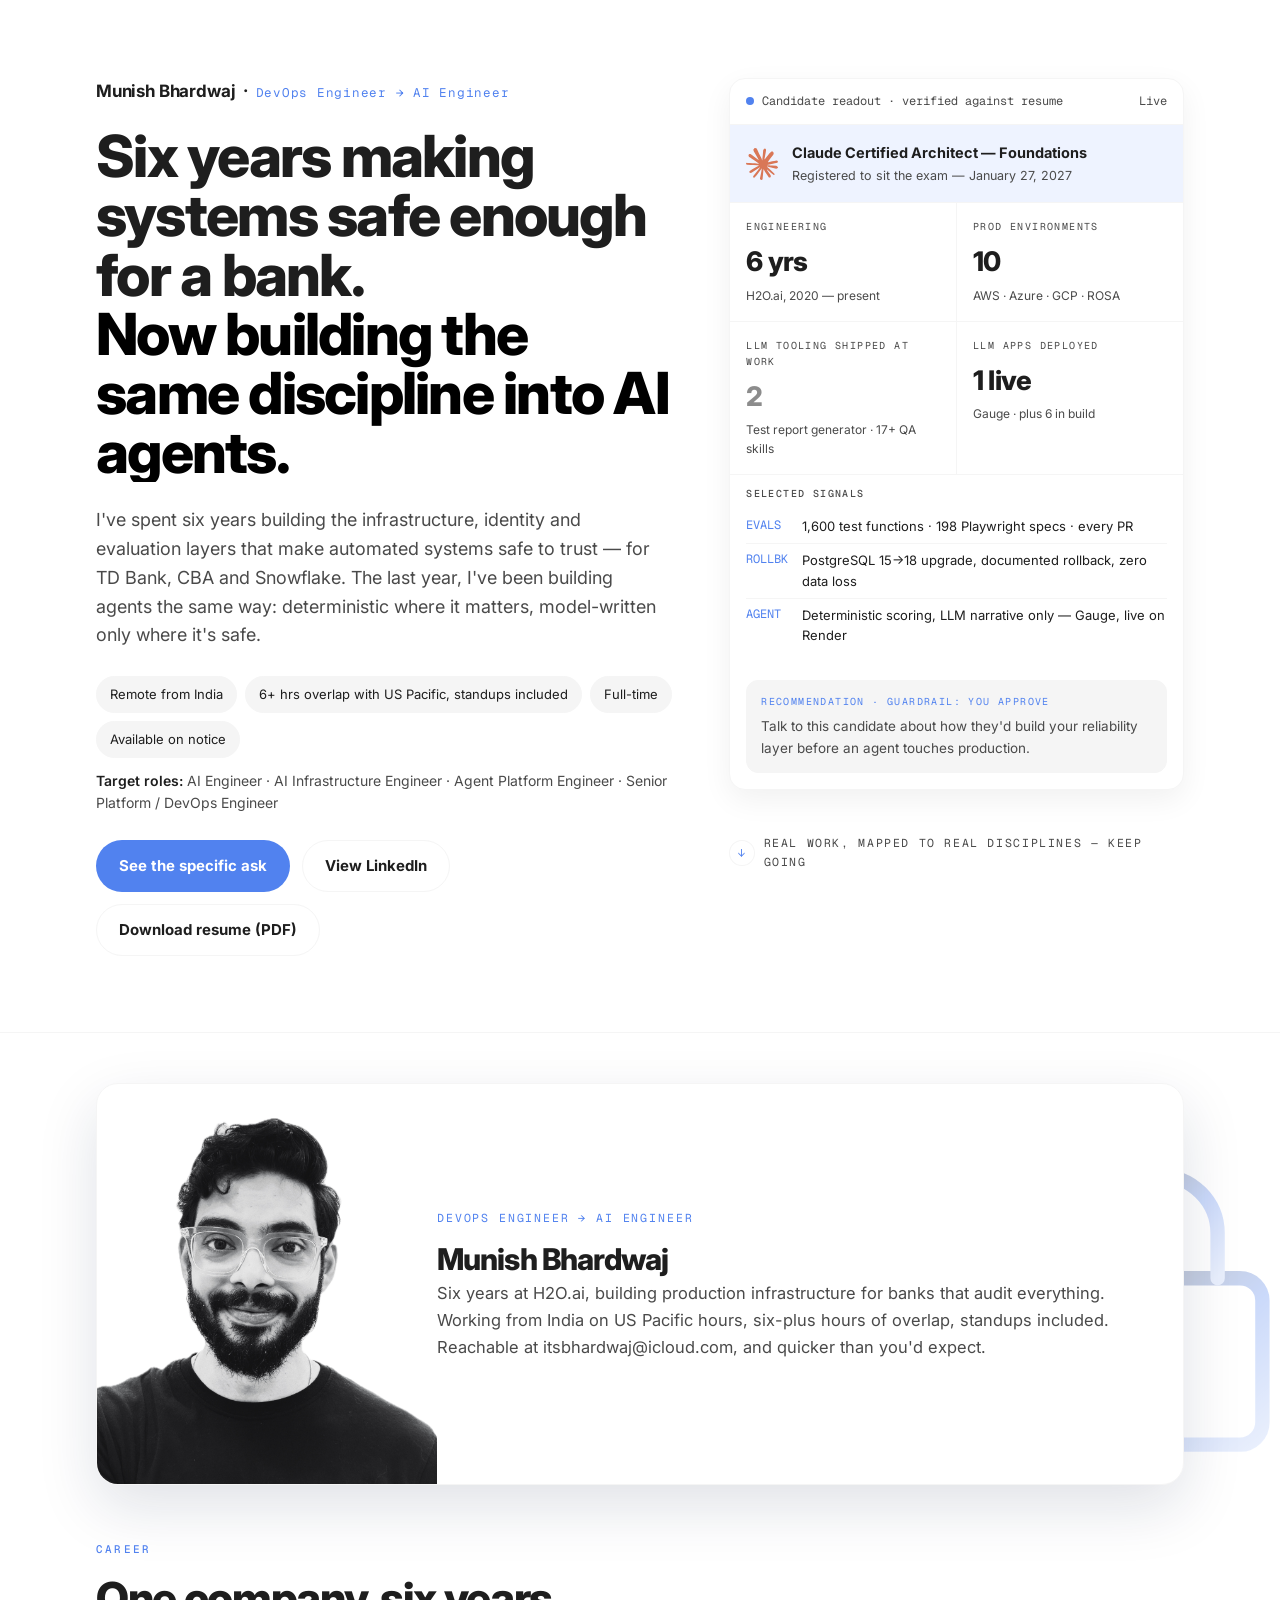
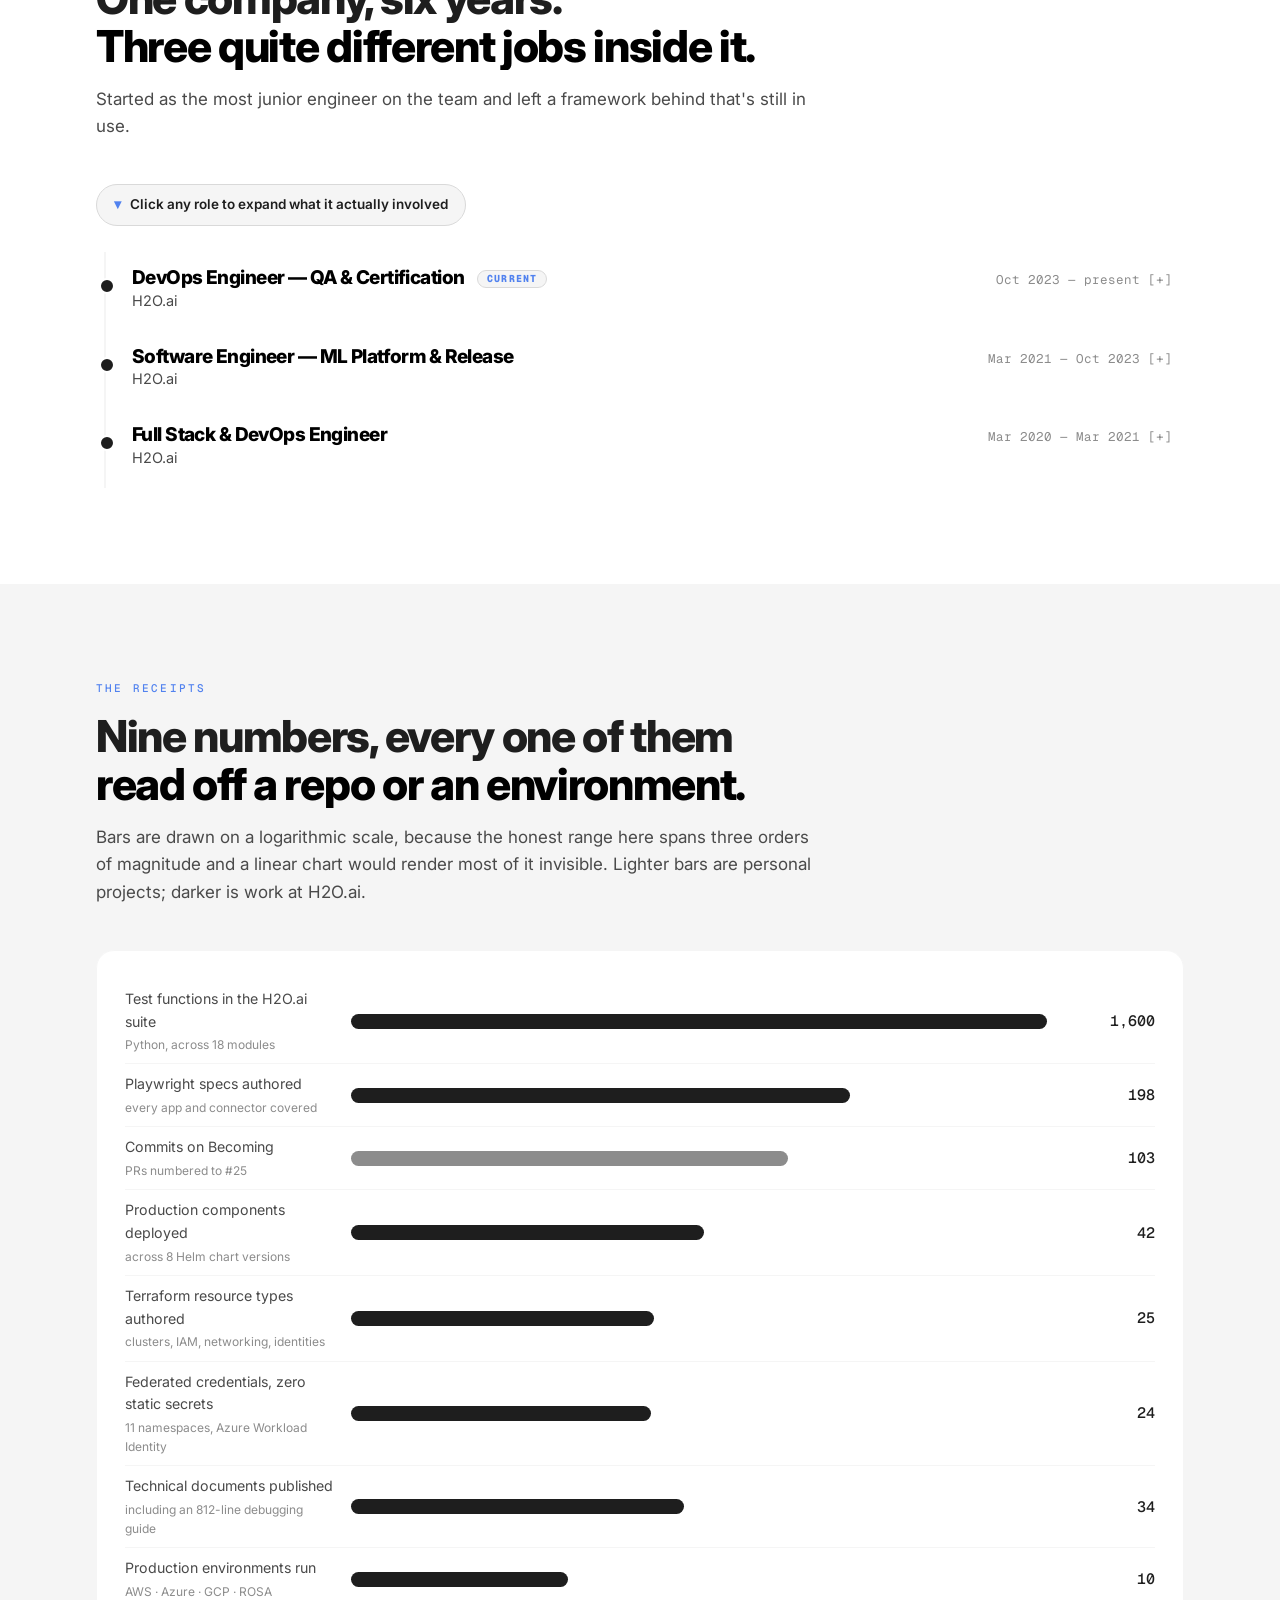
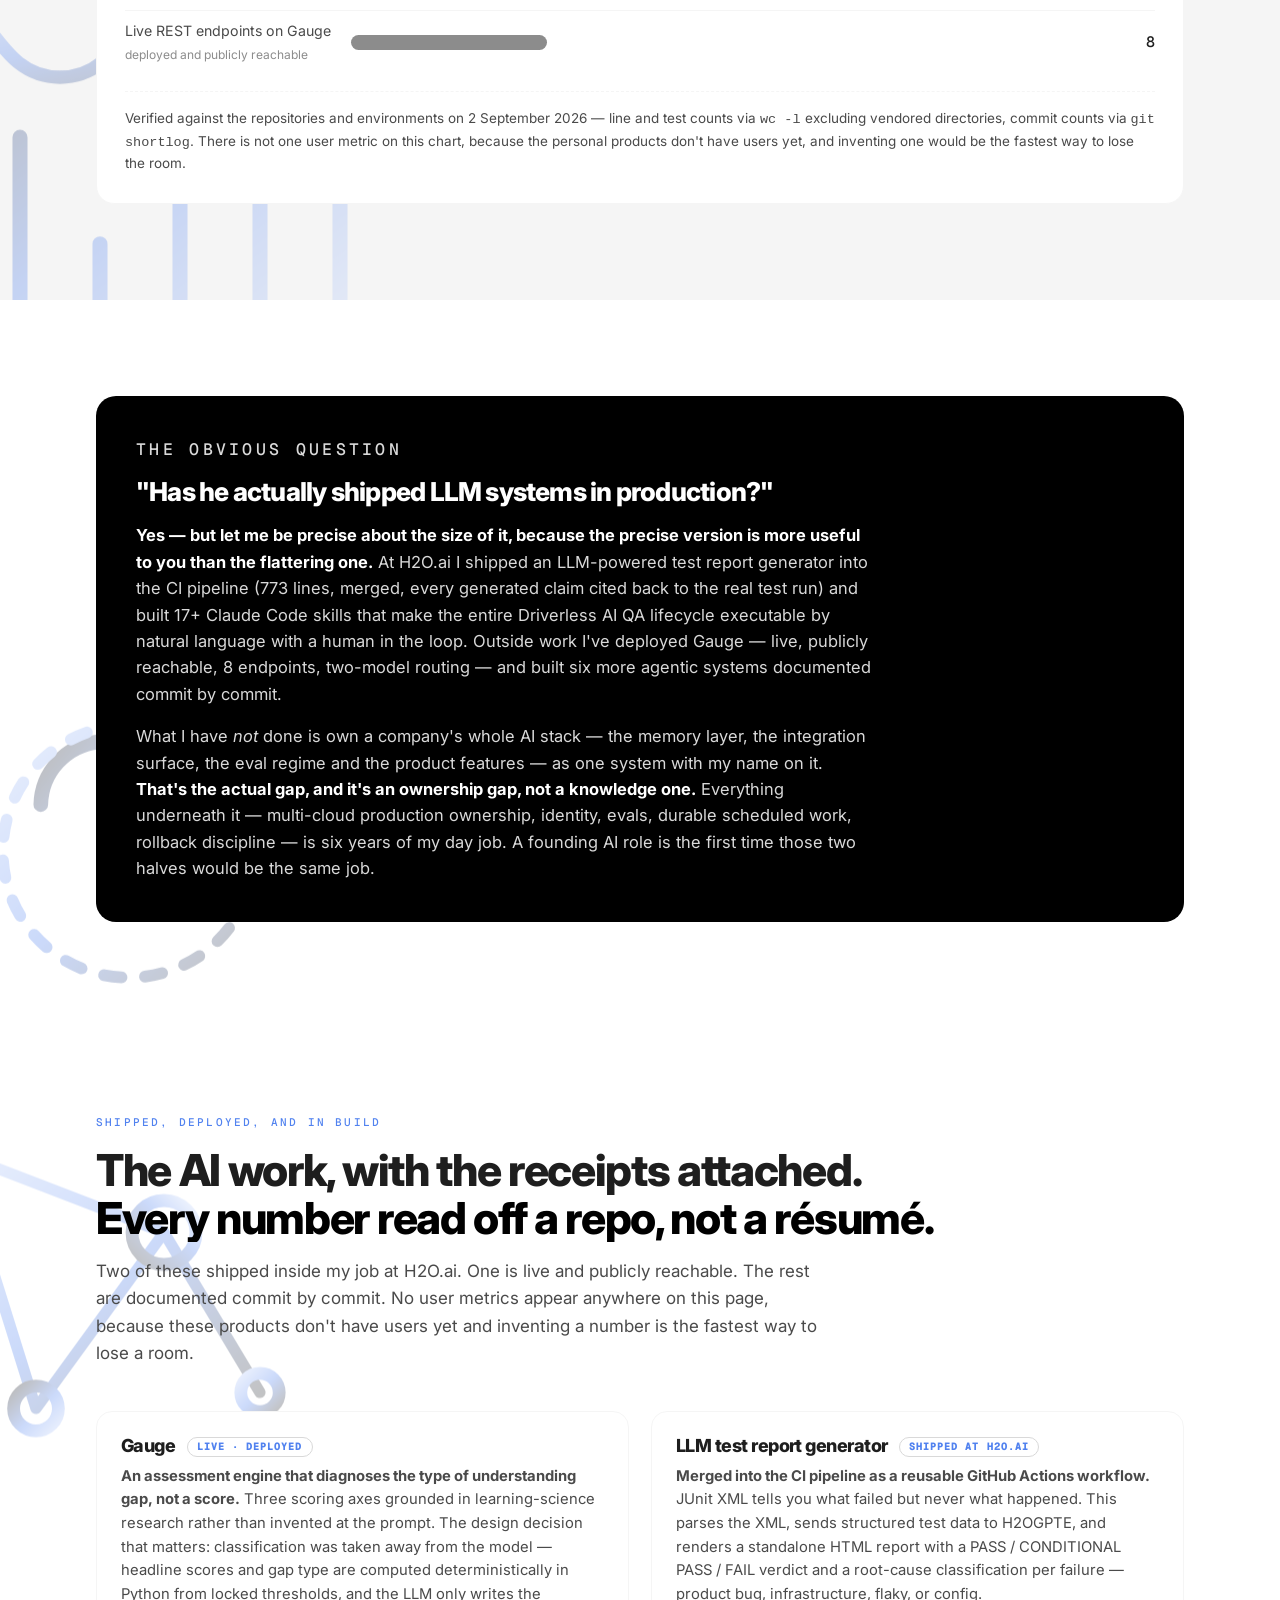
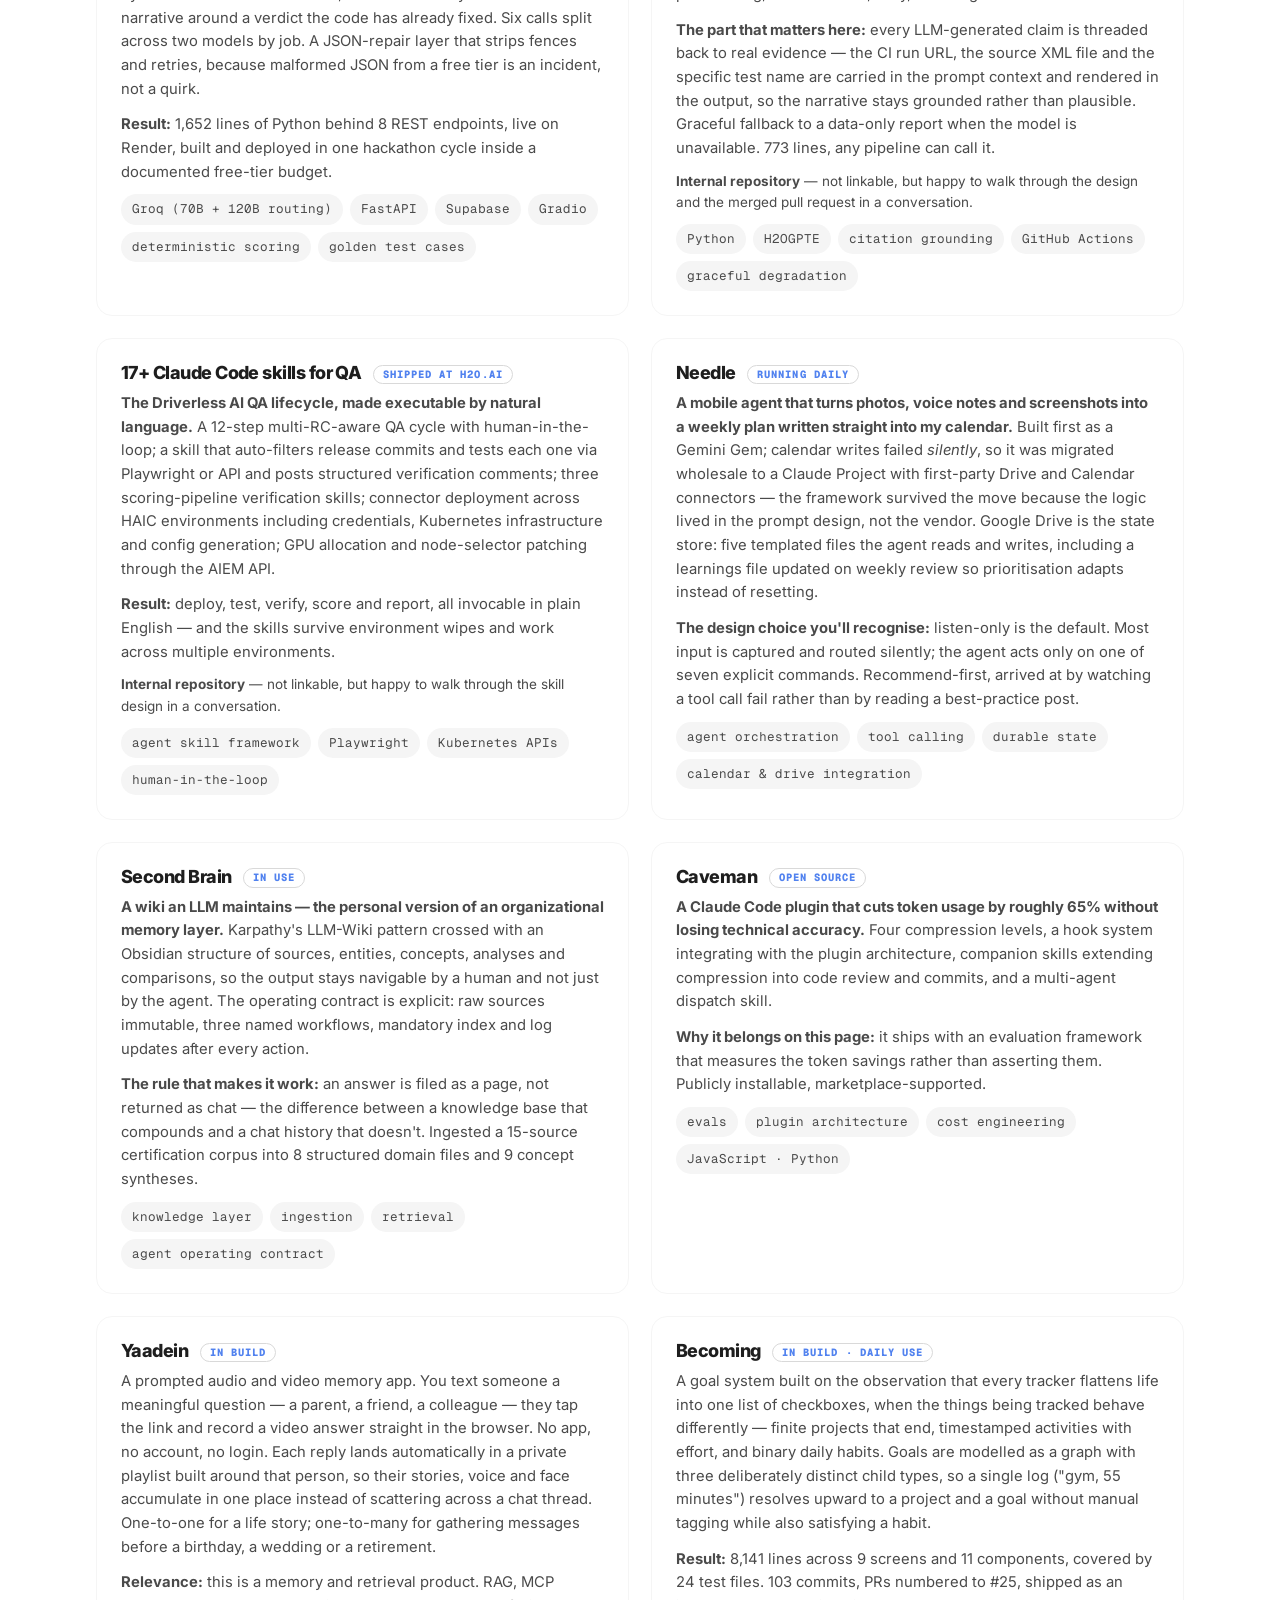
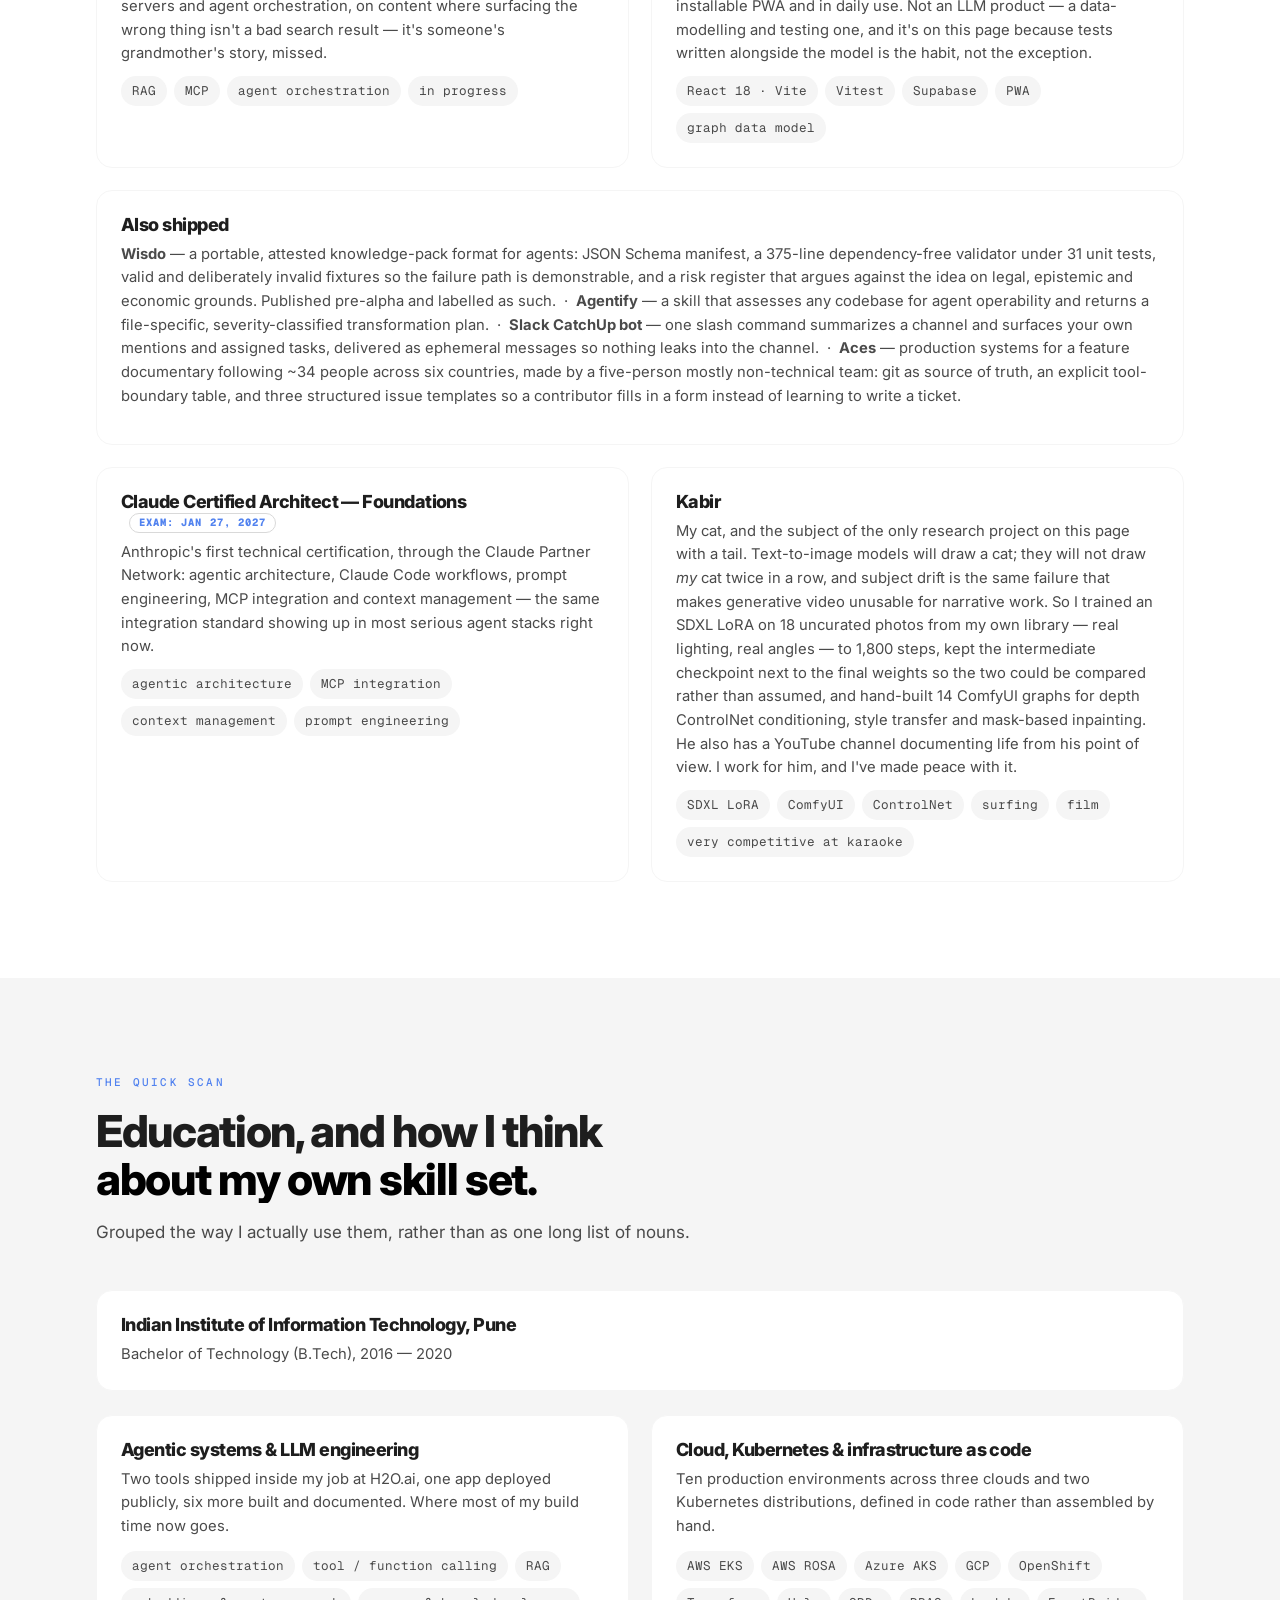
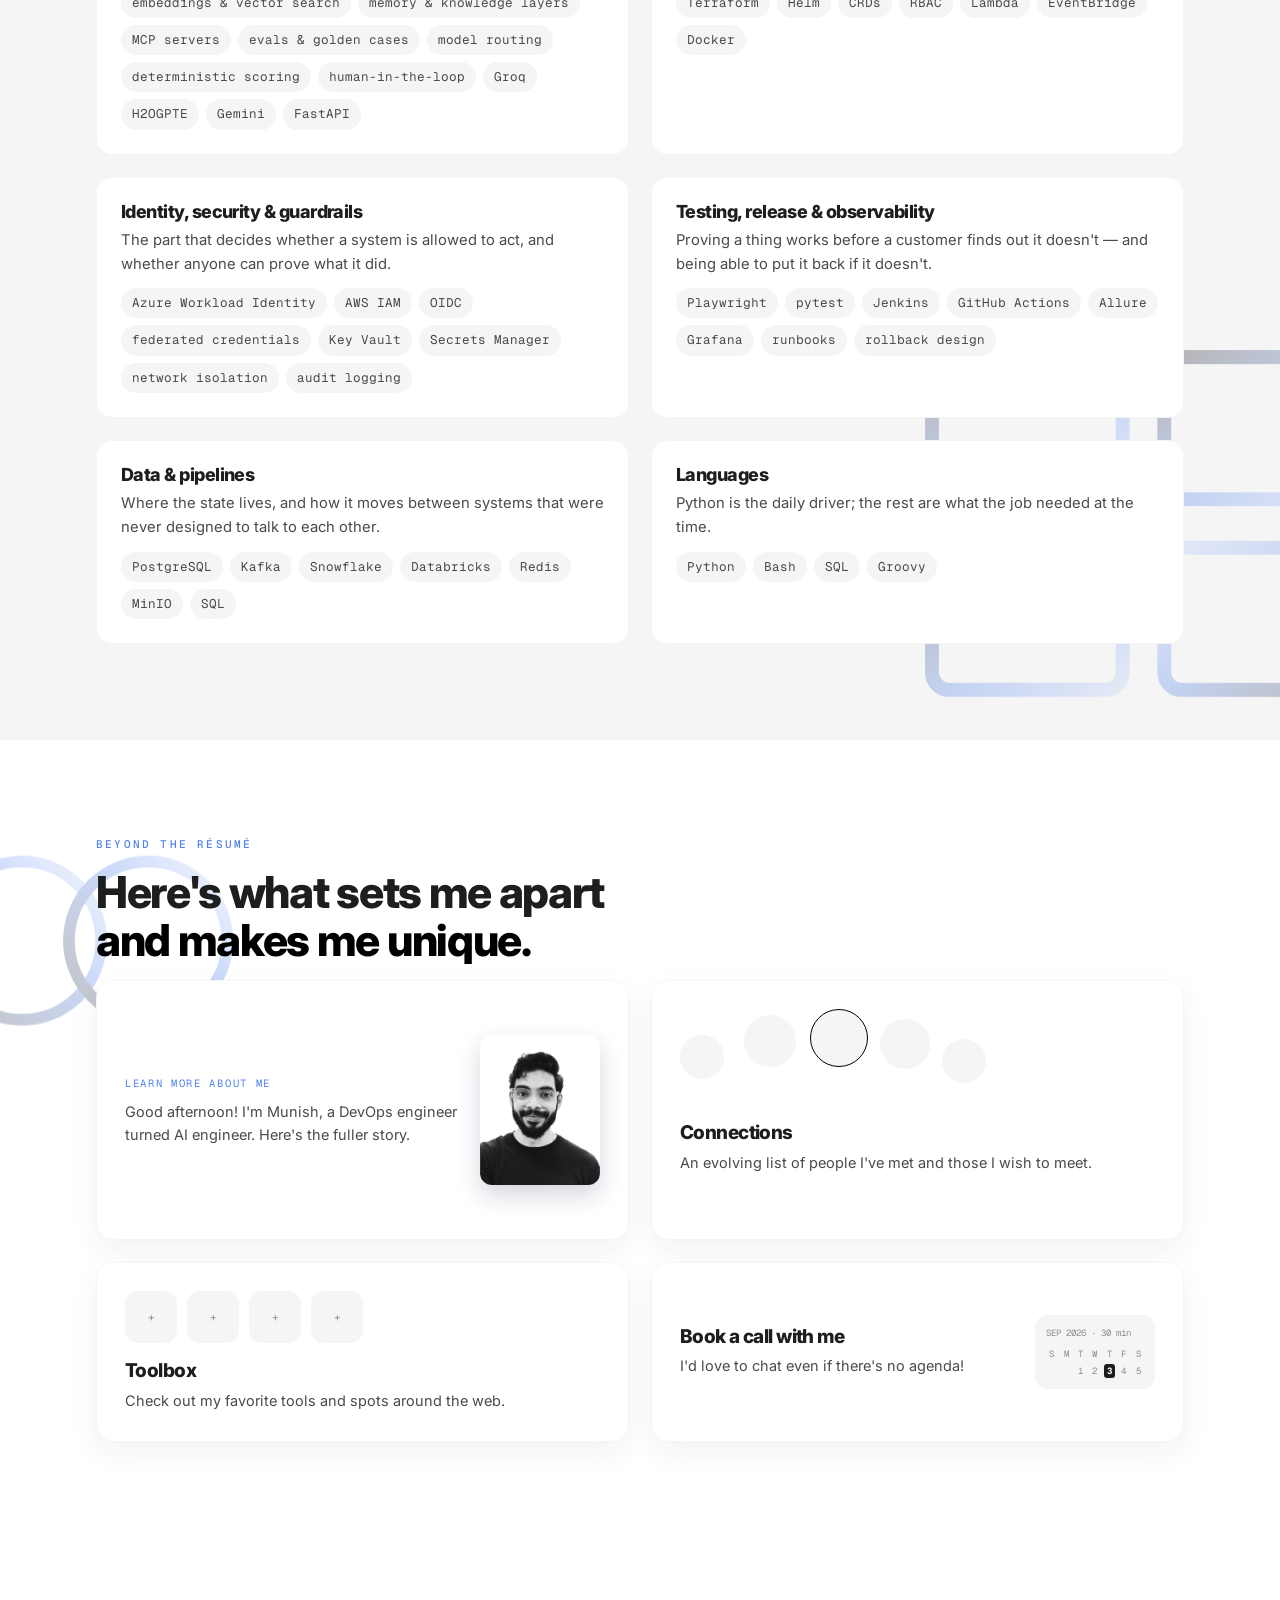
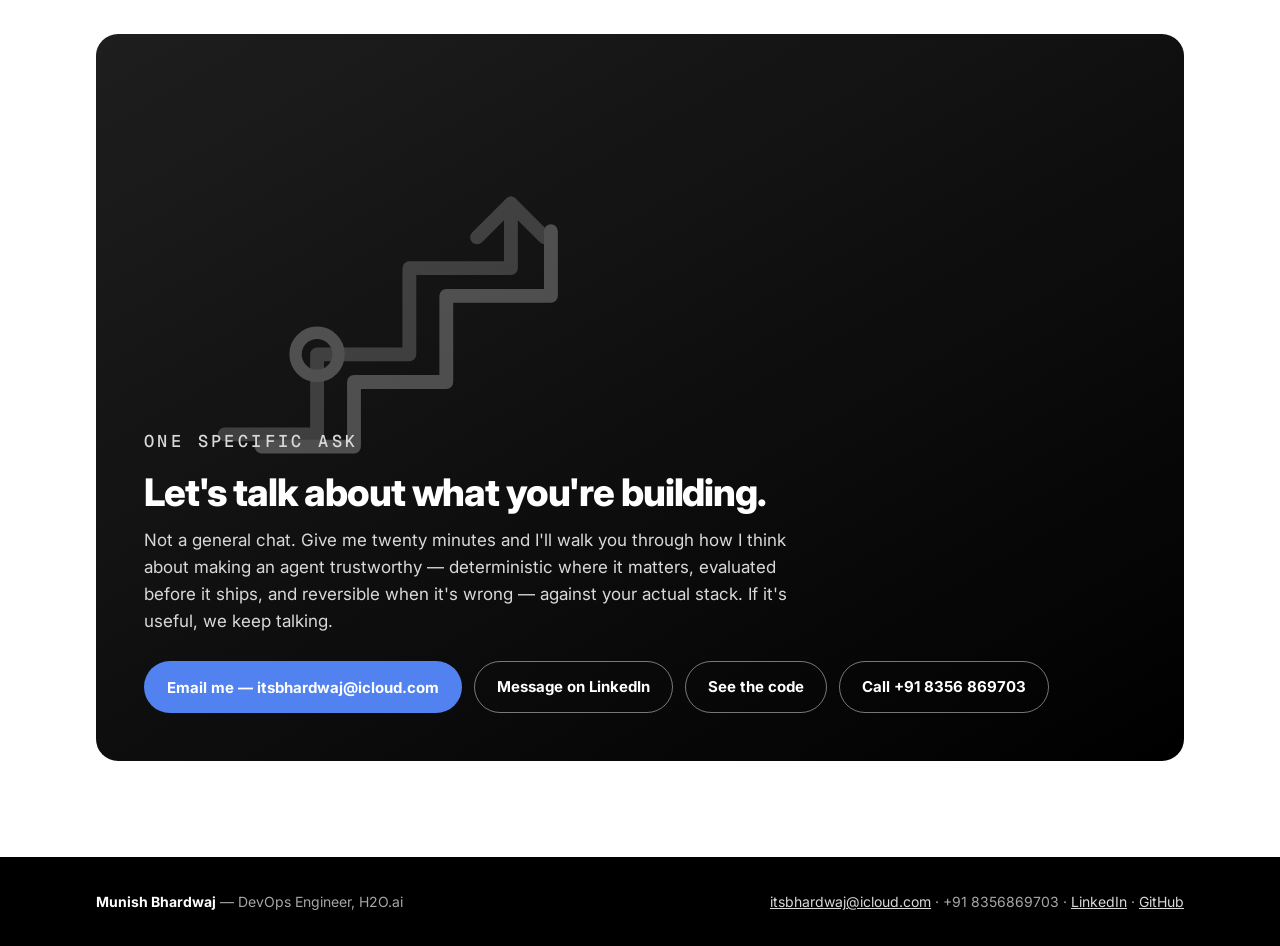
<file: index.html>
<!DOCTYPE html>
<html lang="en">
<head>
<meta charset="utf-8">
<meta name="viewport" content="width=device-width, initial-scale=1">
<meta name="robots" content="noindex, nofollow">
<title>Munish Bhardwaj — DevOps Engineer → AI Engineer</title>
<link rel="preconnect" href="https://fonts.googleapis.com">
<link rel="preconnect" href="https://fonts.gstatic.com" crossorigin>
<link href="https://fonts.googleapis.com/css2?family=Inter:wght@400;500;600;700;800&family=Geist+Mono:wght@400;500&display=swap" rel="stylesheet">
<style>
/* ============================================================
   PALETTE — sourced from dynamo.ai's real computed styles
   (this is the company/dynamo-ai branch). Default site palette
   lives on main; see repo CLAUDE.md.
   ============================================================ */
:root{
  --navy:#1E1E1E;         /* base dark surface — Dynamo AI's dark neutral */
  --navy-lift:#2A2A2A;    /* derived, gradient bloom / dark cards */
  --navy-deep:#000000;    /* deepest wells */
  --lime:#5182EF;         /* primary CTA — Dynamo AI's brand blue, white text */
  --lime-deep:#3D68D8;    /* derived hover */
  --sky:#000000;          /* headline — flat, no gradient */
  --mint:#000000;
  --signal:#5182EF;       /* eyebrows on dark */
  --signal-ink:#5182EF;   /* eyebrows on light — Dynamo AI brand blue, verified from dynamo.ai */
  --paper:#FFFFFF;
  --card:#FFFFFF;
  --ink:#1E1E1E;
  --grey:#4A4A4A;
  --grey-soft:#8C8C8C;
  --line:#F5F5F5;
  --line-dark:#333333;
  --maxw:1140px;
}
*{box-sizing:border-box}
html{scroll-behavior:smooth}
@media (prefers-reduced-motion:reduce){html{scroll-behavior:auto}*{transition:none!important;animation:none!important}}
body{
  margin:0;background:var(--paper);color:var(--ink);
  font-family:'Inter',-apple-system,BlinkMacSystemFont,'Segoe UI',sans-serif;
  font-size:16px;line-height:1.6;-webkit-font-smoothing:antialiased;
}
h1,h2,h3,h4{margin:0;font-weight:800;letter-spacing:-0.03em;line-height:1.08}
p{margin:0 0 16px}
a{color:#1E1E1E}
.wrap{max-width:var(--maxw);margin:0 auto;padding:0 26px}
section{padding:96px 0;position:relative;overflow:hidden}
.wrap{position:relative;z-index:1}
.deco{position:absolute;pointer-events:none;z-index:0;display:block;
  will-change:transform;transition:transform .1s linear}
.deco.light{opacity:.30}
.deco.onink{opacity:.40}
.deco path,.deco rect,.deco circle{stroke-linecap:round;stroke-linejoin:round}
.deco [pathLength]{stroke-dasharray:1;stroke-dashoffset:1;transition:stroke-dashoffset 1.5s cubic-bezier(.22,.9,.3,1)}
.deco circle:not([pathLength]),.deco rect:not([pathLength]){opacity:0;transform-origin:center;
  transition:opacity .7s ease .5s}
.deco.in [pathLength]{stroke-dashoffset:0}
.deco.in circle:not([pathLength]),.deco.in rect:not([pathLength]){opacity:1}
@media (prefers-reduced-motion:reduce){
  .deco [pathLength]{stroke-dashoffset:0}
  .deco circle,.deco rect{opacity:1}
  .deco{transition:none;transform:none!important}
}

.wash::before,.wash.alt::before{content:none}

@media (max-width:1100px){.deco{display:none}}
.dark{background:var(--navy);color:#fff}
.dark a{color:var(--sky)}
:focus-visible{outline:3px solid #5182EF;outline-offset:3px;border-radius:4px}

/* eyebrow — small, uppercase, letterspaced section label */
.eyebrow{font-family:'Geist Mono',monospace;font-size:11px;font-weight:500;letter-spacing:.2em;
  text-transform:uppercase;color:var(--signal-ink);margin:0 0 16px}
.dark .eyebrow{color:var(--signal)}

/* two-tone headline — their signature: line 1 solid, line 2 gradient */
.sec-title{font-size:clamp(30px,4.4vw,44px);margin-bottom:16px}
.grad{background:linear-gradient(96deg,var(--sky),var(--mint));
  -webkit-background-clip:text;background-clip:text;color:transparent;display:block}
.sec-lede{color:var(--grey);max-width:66ch;font-size:17px;margin:0 0 44px}
.dark .sec-lede{color:#A6A6A6}

/* progress bar */
#bar{position:fixed;top:0;left:0;height:3px;width:0;background:var(--ink);z-index:99}

/* ---------------- HERO ---------------- */
.hero{position:relative;overflow:hidden;background:var(--paper);
  color:var(--ink);padding:78px 0 76px;border-bottom:1px solid var(--line)}
/* decorative line motifs — abstract gradient-stroke shapes used throughout */
.motifs{position:absolute;inset:0;pointer-events:none;overflow:hidden}
.motifs svg{position:absolute;display:block}
.m-net{top:-170px;right:-190px;width:700px;opacity:.34}
.m-plan{bottom:-70px;right:230px;width:400px;opacity:.26}
.m-path{bottom:-130px;left:-190px;width:540px;opacity:.22}
@media (max-width:940px){.m-plan,.m-path{display:none}.m-net{width:320px;right:-90px;top:-30px;opacity:.18}}
.hero-grid{position:relative;display:grid;grid-template-columns:1.15fr .9fr;gap:52px;align-items:start}
.hero h1{font-size:clamp(36px,5.4vw,58px);line-height:1.02;margin-bottom:24px}
.hero .lede{color:var(--grey);font-size:18px;max-width:52ch}
.idline{font-size:17px;font-weight:700;color:var(--ink);margin:0 0 22px;letter-spacing:-.01em}
.idline span{font-family:'Geist Mono',monospace;font-size:12.5px;font-weight:400;
  color:var(--signal);letter-spacing:.06em}

.chips{display:flex;flex-wrap:wrap;gap:8px;margin:26px 0 12px;padding:0;list-style:none}
.chips li{font-size:13px;padding:7px 13px;border-radius:999px;border:1px solid var(--line);
  background:#F5F5F5;color:var(--ink)}
.roles{font-size:14px;color:var(--grey);margin:6px 0 26px}
.roles b{color:var(--ink);font-weight:600}
.cta-row{display:flex;flex-wrap:wrap;gap:12px;margin-top:6px}
.btn{display:inline-block;padding:13px 22px;border-radius:999px;font-weight:700;font-size:15px;
  text-decoration:none;border:1px solid transparent;cursor:pointer;font-family:inherit}
.btn-lime{background:var(--lime);color:#fff}
.btn-lime:hover{background:var(--lime-deep)}
.btn-ghost{border-color:rgba(255,255,255,.45);color:#fff;background:transparent}
.btn-ghost:hover{background:rgba(255,255,255,.08)}
.hero .btn-ghost{border-color:var(--line);color:var(--ink)}
.hero .btn-ghost:hover{background:#F5F5F5}
.btn-dark{background:var(--navy);color:#fff}
.btn-outline{border-color:var(--line);color:var(--ink);background:#fff}

/* control panel — resume readout tile */
.panel{background:#fff;border:1px solid var(--line);border-radius:16px;overflow:hidden;
  box-shadow:0 10px 30px rgba(0,0,0,.06)}
.panel-top{display:flex;align-items:center;justify-content:space-between;padding:13px 16px;
  border-bottom:1px solid var(--line);font-family:'Geist Mono',monospace;font-size:12px;color:var(--grey)}
.dot{display:inline-block;width:8px;height:8px;border-radius:50%;background:var(--signal);margin-right:8px}
.cert-badge{display:flex;align-items:center;gap:14px;padding:16px;background:#EEF3FF;border-bottom:1px solid var(--line)}
.cert-icon{width:32px;height:32px;flex-shrink:0;fill:#D97757}
.cert-title{font-weight:700;font-size:14.5px;color:var(--ink)}
.cert-sub{font-size:12.5px;color:var(--grey);margin-top:2px}
.tiles{display:grid;grid-template-columns:repeat(2,1fr);gap:1px;background:var(--line)}
.tile{background:#fff;padding:16px}
.tile .k{font-family:'Geist Mono',monospace;font-size:10px;letter-spacing:.14em;text-transform:uppercase;color:var(--grey)}
.tile .v{font-size:27px;font-weight:800;margin-top:5px;letter-spacing:-.03em}
.tile .n{font-size:12px;color:var(--grey);margin-top:2px}
.tile .v.zero{color:var(--grey-soft)}
.feed{padding:14px 16px;border-top:1px solid var(--line)}
.feed h4{font-family:'Geist Mono',monospace;font-size:10px;letter-spacing:.14em;text-transform:uppercase;
  color:var(--grey);font-weight:500;margin-bottom:10px}
.feed ul{list-style:none;margin:0;padding:0}
.feed li{display:flex;gap:10px;font-size:13px;color:var(--ink);padding:6px 0;border-bottom:1px solid var(--line)}
.feed li:last-child{border-bottom:none}
.feed .ts{font-family:'Geist Mono',monospace;color:var(--signal);flex:0 0 46px;font-size:12px}
.rec{margin:14px 16px 16px;padding:13px 14px;border-radius:12px;background:#F5F5F5;
  border:1px solid var(--line)}
.rec .lbl{font-family:'Geist Mono',monospace;font-size:10px;letter-spacing:.14em;text-transform:uppercase;color:var(--signal)}
.rec p{margin:6px 0 0;font-size:13.5px;color:var(--grey)}

/* scroll cue */
.cue{display:flex;align-items:center;gap:9px;margin:44px 0 0;font-family:'Geist Mono',monospace;
  font-size:11.5px;letter-spacing:.14em;text-transform:uppercase;color:var(--grey)}
.cue b{display:inline-block;width:26px;height:26px;border:1px solid var(--line);border-radius:50%;
  text-align:center;line-height:24px;color:var(--signal);font-weight:400}

/* now marker */
.now{display:inline-block;font-family:'Geist Mono',monospace;font-size:10px;letter-spacing:.12em;
  text-transform:uppercase;background:#F5F5F5;color:var(--signal-ink);border:1px solid #D9D9D9;
  border-radius:999px;padding:3px 9px;margin-left:9px;vertical-align:middle}
.added{font-size:14px;color:var(--signal-ink);font-weight:600;margin:0 0 12px}

/* scale chart */
.scale{border:1px solid var(--line);border-radius:18px;background:var(--card);padding:28px}
.srow{display:grid;grid-template-columns:210px 1fr 92px;align-items:center;gap:16px;padding:9px 0}
.srow+.srow{border-top:1px solid #F5F5F5}
.slabel{font-size:14.2px;color:#4A4A4A}
.slabel i{display:block;font-style:normal;font-size:12px;color:var(--grey-soft);margin-top:2px}
.sbar{height:15px;border-radius:999px;background:var(--ink)}
.sbar.alt{background:var(--grey-soft)}
.sval{font-family:'Geist Mono',monospace;font-size:15px;font-weight:500;color:var(--navy);text-align:right}
.note{font-size:13.5px;color:var(--grey);margin:18px 0 0;padding-top:16px;border-top:1px dashed var(--line)}
@media (max-width:640px){.srow{grid-template-columns:1fr 68px;gap:8px}.sbar{grid-column:1/-1;order:3}}

/* portrait block */
.portrait{display:grid;grid-template-columns:340px 1fr;align-items:center;
  margin:-46px 0 56px;padding:0;border:1px solid var(--line);border-radius:22px;background:var(--card);
  box-shadow:0 22px 60px rgba(13,30,69,.13);overflow:hidden}
.portrait-frame{width:340px;height:400px;overflow:hidden}
.portrait img{width:100%;height:400px;object-fit:cover;object-position:center 32%;
  display:block;transform:scale(1.05);transform-origin:30% 32%}
.portrait .cap{font-size:16.5px;color:var(--grey);line-height:1.62;padding:34px 38px 34px 0}
.portrait .cap b{display:block;font-size:30px;color:var(--ink);margin-bottom:4px;letter-spacing:-.03em;
  font-weight:800;line-height:1.1}
.portrait .cap .kicker{display:block;font-family:'Geist Mono',monospace;font-size:11.5px;
  letter-spacing:.16em;text-transform:uppercase;color:var(--signal-ink);margin-bottom:16px}
@media (max-width:900px){.portrait{grid-template-columns:1fr}
  .portrait-frame{width:100%;height:340px}
  .portrait img{height:340px;object-position:center 30%}
  .portrait .cap{padding:26px 24px 30px}
  .portrait .cap b{font-size:25px}}

/* collapsible case rows */
.case-head{cursor:pointer;display:block;width:100%;text-align:left;font-family:inherit;border:none;border-bottom:1px solid var(--line)}
.case-head:hover{background:#F5F5F5}
.case-sum{font-size:14.5px;color:var(--grey);margin-top:8px;max-width:74ch}
.case-toggle{float:right;font-family:'Geist Mono',monospace;font-size:13px;color:var(--grey-soft)}
.pair{display:none}
.case.open .pair{display:grid}

/* ---------------- TIMELINE ---------------- */
.hint{display:inline-flex;align-items:center;gap:9px;background:#F5F5F5;color:var(--ink);
  border:1px solid #D9D9D9;border-radius:999px;padding:9px 17px;font-size:13.5px;font-weight:600;margin:0 0 26px}
.hint span{color:var(--signal-ink)}
.tl{border-left:2px solid var(--line);margin-left:8px}
.tl-item{position:relative;padding:0 0 6px 26px}
.tl-btn{width:100%;text-align:left;background:none;border:none;padding:16px 12px 16px 0;cursor:pointer;
  font-family:inherit;display:flex;justify-content:space-between;gap:18px;align-items:baseline;border-radius:8px}
.tl-btn:hover{background:#F5F5F5}
.tl-btn h3{font-size:19px}
.tl-btn .co{color:var(--grey);font-size:14.5px;margin-top:3px}
.tl-btn .dt{font-family:'Geist Mono',monospace;font-size:12.5px;color:var(--grey-soft);white-space:nowrap}
.tl-item::before{content:"";position:absolute;left:-7px;top:26px;width:12px;height:12px;border-radius:50%;
  background:var(--navy);border:2px solid var(--paper)}
.tl-body{display:none;padding:2px 12px 20px 0}
.tl-body.open{display:block}
.tl-body ul{margin:0;padding-left:18px;color:#4A4A4A}
.tl-body li{margin-bottom:9px;font-size:15px}
.tl-btn .caret{color:var(--grey-soft);font-size:13px;font-family:'Geist Mono',monospace}

/* ---------------- CASE STUDIES ---------------- */
.cases .hint{background:rgba(124,184,183,.12);border-color:#333333;color:#D9D9D9}
.cases .hint span{color:var(--lime)}

/* numbered rail + card */
.case{display:grid;grid-template-columns:66px 1fr;gap:0;margin-bottom:22px}
.rail{position:relative;display:flex;justify-content:center;padding-top:26px}
.rail .num{font-family:'Geist Mono',monospace;font-size:22px;font-weight:500;color:var(--mint);
  letter-spacing:-.02em;position:relative;z-index:1;background:var(--navy);padding:0 0 8px}
.rail::before{content:"";position:absolute;top:0;bottom:-22px;left:50%;width:2px;margin-left:-1px;
  background:linear-gradient(180deg,rgba(124,184,183,.55),rgba(124,184,183,.12))}
.case:last-of-type .rail::before{bottom:34px}
.case.open .rail .num{color:var(--lime)}

.card{border:1px solid var(--line-dark);border-radius:18px;background:#2A2A2A;overflow:hidden}
.case.open .card{border-color:#333333}

.case-head{cursor:pointer;display:block;width:100%;text-align:left;font-family:inherit;
  border:none;background:transparent;color:#fff;padding:22px 24px}
.case-head:hover{background:rgba(103,174,244,.07)}
.case-head .n{display:none}
.case-head h3{font-size:20.5px;color:#fff;padding-right:34px}
.case-sum{font-size:14.4px;color:#A6A6A6;margin:9px 0 0;max-width:74ch}
.case-toggle{float:right;font-family:'Geist Mono',monospace;font-size:14px;color:var(--mint)}

/* two-tone comparison */
.pair{display:none;position:relative;grid-template-columns:1fr 1fr;border-top:1px solid var(--line-dark)}
.case.open .pair{display:grid}
.side{padding:24px}
.side{background:#FFFFFF}
.side+.side{background:#2A2A2A;border-left:1px solid var(--line-dark)}
.side .tag{font-family:'Geist Mono',monospace;font-size:10.5px;letter-spacing:.14em;text-transform:uppercase;
  color:var(--grey-soft);margin-bottom:16px}
.side+.side .tag{color:var(--mint)}
.car{margin-bottom:14px}
.car .l{font-size:11.5px;font-weight:700;letter-spacing:.05em;color:var(--grey-soft);text-transform:uppercase}
.car p{margin:3px 0 0;font-size:14.7px;color:#4A4A4A;line-height:1.55}
.side+.side .car .l{color:#A6A6A6}
.side+.side .car p{color:#D9D9D9}
.sowhat{margin-top:18px;padding:13px 15px;border-radius:11px;background:rgba(189,251,110,.1);
  border:1px solid rgba(189,251,110,.3);font-size:14px;color:#D9D9D9;font-weight:600}

/* 4. connector — draws left to right when a row opens */
.conn{position:absolute;left:50%;top:0;width:96px;height:56px;margin-left:-48px;pointer-events:none;z-index:2}
.conn path{stroke:var(--lime);stroke-width:2.5;fill:none;stroke-linecap:round;
  stroke-dasharray:92;stroke-dashoffset:92}
.conn circle{fill:var(--lime);opacity:0}
.case.open .conn path{animation:draw .6s ease-out .12s forwards}
.case.open .conn circle{animation:pop .3s ease-out .62s forwards}
@keyframes draw{to{stroke-dashoffset:0}}
@keyframes pop{to{opacity:1}}
@media (prefers-reduced-motion:reduce){
  .conn path{stroke-dashoffset:0}.conn circle{opacity:1}
  .case.open .conn path,.case.open .conn circle{animation:none}
}

@media (max-width:940px){
  .case{grid-template-columns:44px 1fr}
  .rail .num{font-size:17px}
  .pair{grid-template-columns:1fr}
  .side+.side{border-left:none;border-top:1px solid var(--line-dark)}
  .conn{display:none}
}
@media (max-width:640px){
  .case{grid-template-columns:1fr;gap:0}
  .rail{display:none}
  .case-head,.side{padding:18px}
  .case-head h3{font-size:18px}
}

/* ---------------- OBJECTION ---------------- */
.obj{background:var(--navy-deep);border-radius:20px;padding:40px;color:#fff}
.obj h3{font-size:26px;margin-bottom:16px}
.obj p{color:#D9D9D9;max-width:74ch;font-size:16.5px}
.obj strong{color:#fff}

/* ---------------- FRAMEWORK ---------------- */
.phases{display:grid;grid-template-columns:repeat(3,1fr);gap:18px}
.phase{background:#2A2A2A;border:1px solid var(--line-dark);border-radius:16px;padding:24px;position:relative}
.phase .step{font-family:'Geist Mono',monospace;font-size:11px;letter-spacing:.16em;color:var(--signal)}
.phase h3{font-size:22px;margin:8px 0 4px}
.phase .win{font-size:13px;color:#A6A6A6;font-family:'Geist Mono',monospace;margin-bottom:16px}
.phase h4{font-size:11px;letter-spacing:.13em;text-transform:uppercase;color:#A6A6A6;
  font-family:'Geist Mono',monospace;font-weight:500;margin:16px 0 7px}
.phase p,.phase li{font-size:14.3px;color:#D9D9D9;line-height:1.55}
.phase ul{margin:0;padding-left:17px}
.phase li{margin-bottom:6px}
.metric{margin-top:16px;padding:11px 13px;border-radius:10px;background:rgba(189,251,110,.09);
  border:1px solid rgba(189,251,110,.28);font-size:13.5px;color:#D9D9D9}

/* ---------------- GRIDS ---------------- */
.g2{display:grid;grid-template-columns:1fr 1fr;gap:22px}
.g3{display:grid;grid-template-columns:repeat(3,1fr);gap:22px}
.box{border:1px solid var(--line);border-radius:16px;background:var(--card);padding:24px}
.box h3{font-size:18px;margin-bottom:8px}
.box p{font-size:14.8px;color:var(--grey);margin-bottom:12px}
.tags{display:flex;flex-wrap:wrap;gap:7px;list-style:none;margin:0;padding:0}
.tags li{font-size:12.6px;padding:5px 11px;border-radius:999px;background:#F5F5F5;color:#4A4A4A;
  font-family:'Geist Mono',monospace}
.tags li.soft{background:#F5F5F5;color:#4A4A4A}
.wip{display:inline-block;font-family:'Geist Mono',monospace;font-size:10.5px;letter-spacing:.1em;
  text-transform:uppercase;color:var(--signal-ink);border:1px solid #D9D9D9;border-radius:999px;padding:3px 9px;margin-left:8px;vertical-align:middle}

/* conviction callout */
.conviction{border-left:4px solid var(--ink);background:#F5F5F5;padding:24px 28px;border-radius:0 14px 14px 0;margin-top:34px}
.conviction p{font-size:19px;font-weight:600;color:var(--ink);margin:0;line-height:1.45;letter-spacing:-.01em}

/* testimonials */

/* CTA */
.cta-card{position:relative;overflow:hidden;background:linear-gradient(150deg,var(--navy) 0%,var(--navy-deep) 100%);
  border-radius:22px;padding:48px;color:#fff;text-align:left}
.cta-watermark{position:absolute;right:-50px;bottom:-60px;width:400px;opacity:.30;pointer-events:none}
@media (max-width:640px){.cta-watermark{width:180px;right:-40px;bottom:-30px;opacity:.13}}
.cta-card > *{position:relative;z-index:1}
.cta-card h2{font-size:clamp(28px,4vw,38px);margin-bottom:14px}
.cta-card p{color:#D9D9D9;max-width:60ch;font-size:17px}
footer{background:var(--navy-deep);color:#A6A6A6;padding:34px 0;font-size:14px}
footer a{color:#D9D9D9}
.foot{display:flex;flex-wrap:wrap;gap:10px 26px;align-items:center;justify-content:space-between}

/* motifs: draw in when they enter view, then drift gently on scroll */
var decos=[].slice.call(document.querySelectorAll('.deco'));
if('IntersectionObserver' in window){
  var io=new IntersectionObserver(function(es){
    es.forEach(function(e){ if(e.isIntersecting){ e.target.classList.add('in'); io.unobserve(e.target); } });
  },{rootMargin:'0px 0px -12% 0px'});
  decos.forEach(function(d){io.observe(d)});
}else{ decos.forEach(function(d){d.classList.add('in')}); }

var reduce=window.matchMedia&&matchMedia('(prefers-reduced-motion: reduce)').matches;
if(!reduce&&innerWidth>1100){
  var ticking=false;
  addEventListener('scroll',function(){
    if(ticking)return; ticking=true;
    requestAnimationFrame(function(){
      var vh=innerHeight;
      decos.forEach(function(d,i){
        var r=d.getBoundingClientRect();
        if(r.bottom<-200||r.top>vh+200)return;
        var p=(r.top+r.height/2-vh/2)/vh;
        d.style.transform='translate3d(0,'+(p*(i%2?-34:26)).toFixed(1)+'px,0)';
      });
      ticking=false;
    });
  },{passive:true});
}

/* case study rows expand */
document.querySelectorAll('.case-head').forEach(function(btn,i){
  var card=btn.closest('.case');
  if(i===0){card.classList.add('open');btn.setAttribute('aria-expanded','true');btn.querySelector('.case-toggle').textContent='[–]';}
  btn.addEventListener('click',function(){
    var open=card.classList.toggle('open');
    btn.setAttribute('aria-expanded',open?'true':'false');
    btn.querySelector('.case-toggle').textContent=open?'[–]':'[+]';
  });
});

/* toast */
#toast{position:fixed;left:50%;bottom:26px;transform:translateX(-50%) translateY(140%);
  background:var(--navy);color:#fff;padding:13px 20px;border-radius:999px;font-size:14px;
  box-shadow:0 10px 30px rgba(8,18,42,.35);transition:transform .28s ease;z-index:120;max-width:90vw;text-align:center}
#toast.show{transform:translateX(-50%) translateY(0)}

/* ---------------- BREAKPOINTS ---------------- */
@media (max-width:940px){
  .hero-grid{grid-template-columns:1fr;gap:36px}
  .pair{grid-template-columns:1fr}
  .side+.side{border-left:none;border-top:1px solid var(--line)}
  .phases{grid-template-columns:1fr}
  .g3{grid-template-columns:1fr 1fr}
}
@media (max-width:640px){
  section{padding:58px 0}
  .wrap{padding:0 18px}
  .g2,.g3{grid-template-columns:1fr}
  .tiles{grid-template-columns:1fr 1fr}
  .obj,.cta-card{padding:28px 22px}
  .case-head,.side{padding:18px}
  .tl-btn{flex-direction:column;gap:4px}
  .tl-btn .dt{white-space:normal}
  .btn{width:100%;text-align:center}
  .cta-row{flex-direction:column}
  .conviction{padding:20px}
  .conviction p{font-size:17px}
}

/* ---------------- "sets me apart" bento ---------------- */
.bento{display:grid;grid-template-columns:1fr 1fr;gap:22px}
.bento-col{display:flex;flex-direction:column;gap:22px}
.bento-card{display:block;border:1px solid var(--line);border-radius:18px;background:var(--card);
  padding:28px;text-decoration:none;color:inherit;position:relative;overflow:hidden;
  box-shadow:0 10px 30px rgba(13,30,69,.06);transition:transform .18s ease,box-shadow .18s ease}
.bento-card:hover{transform:translateY(-3px);box-shadow:0 18px 44px rgba(13,30,69,.12)}
.bento-card h3{font-size:19px;margin:0 0 8px;color:var(--ink)}
.bento-card p{font-size:14.5px;color:var(--grey);margin:0;line-height:1.55}
.bento-learn{min-height:260px;display:flex;align-items:center;gap:22px}
.bento-learn .txt{flex:1}
.bento-learn .txt .kicker{display:block;font-family:'Geist Mono',monospace;font-size:10.5px;
  letter-spacing:.16em;text-transform:uppercase;color:var(--signal-ink);margin-bottom:10px}
.bento-learn img{width:120px;height:150px;object-fit:cover;object-position:center 32%;
  border-radius:12px;flex-shrink:0;box-shadow:0 10px 24px rgba(13,30,69,.18)}
.bento-toolbox{min-height:180px}
.tool-row{display:flex;gap:10px;margin-bottom:18px}
.tool-tile{width:52px;height:52px;border-radius:13px;border:1.5px dashed var(--line);
  background:#F5F5F5;display:flex;align-items:center;justify-content:center;
  font-family:'Geist Mono',monospace;font-size:11px;color:var(--grey-soft)}
.bento-connections{min-height:260px}
.conn-orbit{position:relative;height:96px;margin-bottom:18px}
.conn-dot{position:absolute;width:44px;height:44px;border-radius:50%;border:1.5px dashed var(--line);
  background:#F5F5F5;top:26px}
.conn-dot.c1{left:0}
.conn-dot.c2{left:64px;top:6px;width:52px;height:52px}
.conn-dot.c3{left:130px;top:0;width:58px;height:58px;border-style:solid;border-color:var(--sky)}
.conn-dot.c4{left:200px;top:10px;width:50px;height:50px}
.conn-dot.c5{left:262px;top:30px}
.bento-call{min-height:180px;display:flex;align-items:center;gap:22px;flex-wrap:wrap}
.bento-call .txt{flex:1;min-width:180px}
.call-visual{width:120px;border:1px solid var(--line);border-radius:12px;padding:10px;background:#F5F5F5;
  font-family:'Geist Mono',monospace;font-size:9px;color:var(--grey-soft)}
.call-visual .dow{display:grid;grid-template-columns:repeat(7,1fr);gap:3px;text-align:center;margin-top:6px}
.call-visual .dow span.hi{background:var(--ink);color:#fff;border-radius:3px;font-weight:700}
@media (max-width:900px){
  .bento{grid-template-columns:1fr}
  .bento-learn{flex-direction:column;text-align:center}
  .bento-learn img{width:100%;height:200px}
}
</style>
</head>
<body>
<div id="bar"></div>
<svg width="0" height="0" style="position:absolute" aria-hidden="true">
  <defs>
    <linearGradient id="gA" x1="0" y1="0" x2="1" y2="1">
      <stop offset="0%" stop-color="#1E1E1E"/><stop offset="55%" stop-color="#5182EF"/><stop offset="100%" stop-color="#B8CCF9"/>
    </linearGradient>
    <linearGradient id="gB" x1="0" y1="1" x2="1" y2="0">
      <stop offset="0%" stop-color="#333333"/><stop offset="60%" stop-color="#5182EF"/><stop offset="100%" stop-color="#D6E2FB"/>
    </linearGradient>
    <linearGradient id="gC" x1="0" y1="0" x2="1" y2="1">
      <stop offset="0%" stop-color="#B8CCF9"/><stop offset="50%" stop-color="#5182EF"/><stop offset="100%" stop-color="#333333"/>
    </linearGradient>
  </defs>
</svg>


<!-- ==================== HERO ==================== -->
<section class="hero">
  <div class="wrap hero-grid">
    <div>
      <p class="idline">Munish Bhardwaj &nbsp;·&nbsp; <span>DevOps Engineer &#8594; AI Engineer</span></p>
      <h1>Six years making systems safe enough for a bank.
        <span class="grad">Now building the same discipline into AI agents.</span></h1>
      <p class="lede">I've spent six years building the infrastructure, identity and evaluation layers that make automated systems safe to trust — for TD Bank, CBA and Snowflake. The last year, I've been building agents the same way: deterministic where it matters, model-written only where it's safe.</p>

      <ul class="chips">
        <li>Remote from India</li>
        <li>6+ hrs overlap with US Pacific, standups included</li>
        <li>Full-time</li>
        <li>Available on notice</li>
      </ul>
      <p class="roles"><b>Target roles:</b> AI Engineer · AI Infrastructure Engineer · Agent Platform Engineer · Senior Platform / DevOps Engineer</p>

      <div class="cta-row">
        <a class="btn btn-lime" href="#ask">See the specific ask</a>
        <a class="btn btn-ghost" href="https://www.linkedin.com/in/itsmunishbhardwaj" target="_blank" rel="noopener">View LinkedIn</a>
        <a class="btn btn-ghost" href="assets/munish-bhardwaj-resume.pdf" download>Download resume (PDF)</a>
      </div>
    </div>

    <div>
    <div class="panel">
      <div class="panel-top"><span><span class="dot"></span>Candidate readout · verified against resume</span><span>Live</span></div>
      <div class="cert-badge">
        <svg viewBox="0 0 24 24" class="cert-icon"><path d="m4.7144 15.9555 4.7174-2.6471.079-.2307-.079-.1275h-.2307l-.7893-.0486-2.6956-.0729-2.3375-.0971-2.2646-.1214-.5707-.1215-.5343-.7042.0546-.3522.4797-.3218.686.0608 1.5179.1032 2.2767.1578 1.6514.0972 2.4468.255h.3886l.0546-.1579-.1336-.0971-.1032-.0972L6.973 9.8356l-2.55-1.6879-1.3356-.9714-.7225-.4918-.3643-.4614-.1578-1.0078.6557-.7225.8803.0607.2246.0607.8925.686 1.9064 1.4754 2.4893 1.8336.3643.3035.1457-.1032.0182-.0728-.164-.2733-1.3539-2.4467-1.445-2.4893-.6435-1.032-.17-.6194c-.0607-.255-.1032-.4674-.1032-.7285L6.287.1335 6.6997 0l.9957.1336.419.3642.6192 1.4147 1.0018 2.2282 1.5543 3.0296.4553.8985.2429.8318.091.255h.1579v-.1457l.1275-1.706.2368-2.0947.2307-2.6957.0789-.7589.3764-.9107.7468-.4918.5828.2793.4797.686-.0668.4433-.2853 1.8517-.5586 2.9021-.3643 1.9429h.2125l.2429-.2429.9835-1.3053 1.6514-2.0643.7286-.8196.85-.9046.5464-.4311h1.0321l.759 1.1293-.34 1.1657-1.0625 1.3478-.8804 1.1414-1.2628 1.7-.7893 1.36.0729.1093.1882-.0183 2.8535-.607 1.5421-.2794 1.8396-.3157.8318.3886.091.3946-.3278.8075-1.967.4857-2.3072.4614-3.4364.8136-.0425.0304.0486.0607 1.5482.1457.6618.0364h1.621l3.0175.2247.7892.522.4736.6376-.079.4857-1.2142.6193-1.6393-.3886-3.825-.9107-1.3113-.3279h-.1822v.1093l1.0929 1.0686 2.0035 1.8092 2.5075 2.3314.1275.5768-.3218.4554-.34-.0486-2.2039-1.6575-.85-.7468-1.9246-1.621h-.1275v.17l.4432.6496 2.3436 3.5214.1214 1.0807-.17.3521-.6071.2125-.6679-.1214-1.3721-1.9246L14.38 17.959l-1.1414-1.9428-.1397.079-.674 7.2552-.3156.3703-.7286.2793-.6071-.4614-.3218-.7468.3218-1.4753.3886-1.9246.3157-1.53.2853-1.9004.17-.6314-.0121-.0425-.1397.0182-1.4328 1.9672-2.1796 2.9446-1.7243 1.8456-.4128.164-.7164-.3704.0667-.6618.4008-.5889 2.386-3.0357 1.4389-1.882.929-1.0868-.0062-.1579h-.0546l-6.3385 4.1164-1.1293.1457-.4857-.4554.0608-.7467.2307-.2429 1.9064-1.3114Z"/></svg>
        <div>
          <div class="cert-title">Claude Certified Architect — Foundations</div>
          <div class="cert-sub">Registered to sit the exam — January 27, 2027</div>
        </div>
      </div>
      <div class="tiles">
        <div class="tile"><div class="k">Engineering</div><div class="v">6 yrs</div><div class="n">H2O.ai, 2020 — present</div></div>
        <div class="tile"><div class="k">Prod environments</div><div class="v">10</div><div class="n">AWS · Azure · GCP · ROSA</div></div>
        <div class="tile"><div class="k">LLM tooling shipped at work</div><div class="v zero">2</div><div class="n">Test report generator · 17+ QA skills</div></div>
        <div class="tile"><div class="k">LLM apps deployed</div><div class="v">1 live</div><div class="n">Gauge · plus 6 in build</div></div>
      </div>
      <div class="feed">
        <h4>Selected signals</h4>
        <ul>
          <li><span class="ts">EVALS</span><span>1,600 test functions · 198 Playwright specs · every PR</span></li>
          <li><span class="ts">ROLLBK</span><span>PostgreSQL 15→18 upgrade, documented rollback, zero data loss</span></li>
          <li><span class="ts">AGENT</span><span>Deterministic scoring, LLM narrative only — Gauge, live on Render</span></li>
        </ul>
      </div>
      <div class="rec">
        <div class="lbl">Recommendation · guardrail: you approve</div>
        <p>Talk to this candidate about how they'd build your reliability layer before an agent touches production.</p>
      </div>
    </div>
    <p class="cue"><b>&#8595;</b> Real work, mapped to real disciplines — keep going</p>
    </div>
  </div>
</section>

<!-- ==================== TIMELINE ==================== -->
<section class="wash">
  <svg class="deco light" style="top:10px;right:-120px;width:480px" viewBox="0 0 300 300" xmlns="http://www.w3.org/2000/svg" fill="none" aria-hidden="true"><g stroke="url(#gA)" stroke-width="9" stroke-linecap="round" stroke-linejoin="round"><rect x="86" y="132" width="128" height="104" rx="14"/><path pathLength="1" d="M114 132 V104 a36 36 0 0 1 72 0 V132"/><path pathLength="1" d="M150 168 V200"/></g><g stroke="url(#gC)" stroke-width="8" stroke-linecap="round"><path pathLength="1" d="M236 76 a92 92 0 0 1 0 60"/><path pathLength="1" d="M262 58 a132 132 0 0 1 0 96"/></g></svg>
  <div class="wrap">
    <div class="portrait">
      <div class="portrait-frame"><img src="assets/munish-portrait.png" alt="Portrait of Munish Bhardwaj"></div>
      <div class="cap"><span class="kicker">DevOps Engineer &#8594; AI Engineer</span><b>Munish Bhardwaj</b>
      Six years at H2O.ai, building production infrastructure for banks that audit everything. Working from India on US Pacific hours, six-plus hours of overlap, standups included. Reachable at itsbhardwaj@icloud.com, and quicker than you'd expect.</div>
    </div>

    <p class="eyebrow">Career</p>
    <h2 class="sec-title">One company, six years.<span class="grad">Three quite different jobs inside it.</span></h2>
    <p class="sec-lede">Started as the most junior engineer on the team and left a framework behind that's still in use.</p>
    <p class="hint"><span aria-hidden="true">&#9662;</span> Click any role to expand what it actually involved</p>

    <div class="tl">
      <div class="tl-item">
        <button class="tl-btn" aria-expanded="false" aria-controls="r1">
          <span><h3>DevOps Engineer — QA &amp; Certification <span class="now">Current</span></h3><div class="co">H2O.ai</div></span>
          <span class="dt">Oct 2023 — present <span class="caret">[+]</span></span>
        </button>
        <div class="tl-body" id="r1">
          <p class="added">What it added: owning reliability for banking clients — identity, evals and infrastructure as one job.</p>
          <ul>
            <li>Built and run 10 production environments across AWS, Azure and GCP for Fortune 500 banking clients including TD Bank — spanning AWS EKS, OpenShift ROSA and Azure AKS.</li>
            <li>Authored 25 Terraform resource types provisioning full stacks: ROSA HCP clusters, Lambda autoscaling, IAM roles, S3, Secrets Manager, plus Azure AKS, networking, PostgreSQL and 13 managed identities per environment.</li>
            <li>Built serverless cluster autoscaling on AWS Lambda + EventBridge, scaling ROSA machine pools on schedule and cutting idle compute cost.</li>
            <li>Implemented Azure Workload Identity end to end: 24 federated credentials across 11 namespaces, enabling passwordless PostgreSQL and storage auth with zero static secrets.</li>
            <li>Built CI/CD pipelines running E2E and connector tests on every PR across Jenkins and GitHub Actions with AWS OIDC; authored 187 commits to a Python test suite of 1,600 test functions across 18 modules.</li>
            <li>Wrote a custom pytest plugin (hac-playwright) handling Keycloak, Okta and OTP auth for UI automation; built 198 Playwright specs covering every app and connector.</li>
            <li>Authored 34 technical documents including an 812-line H2O AI Cloud debugging guide, published to Confluence for the wider team.</li>
          </ul>
        </div>
      </div>
      <div class="tl-item">
        <button class="tl-btn" aria-expanded="false" aria-controls="r2">
          <span><h3>Software Engineer — ML Platform &amp; Release</h3><div class="co">H2O.ai</div></span>
          <span class="dt">Mar 2021 — Oct 2023 <span class="caret">[+]</span></span>
        </button>
        <div class="tl-body" id="r2">
          <p class="added">What it added: release discipline across five countries, and observability as a habit rather than a ticket.</p>
          <ul>
            <li>Designed CI/CD and release pipelines for microservices-based ML applications serving CBA, TD Bank and Snowflake, increasing release velocity by 30%.</li>
            <li>Built monitoring and observability using Grafana and SQL across AWS, Azure and GCP, achieving 100% uptime through proactive alerting.</li>
            <li>Delivered 15 production releases across distributed teams in 5 countries (Japan, Prague, Slovakia, USA, India) with full documentation and runbooks.</li>
          </ul>
        </div>
      </div>
      <div class="tl-item">
        <button class="tl-btn" aria-expanded="false" aria-controls="r3">
          <span><h3>Full Stack &amp; DevOps Engineer</h3><div class="co">H2O.ai</div></span>
          <span class="dt">Mar 2020 — Mar 2021 <span class="caret">[+]</span></span>
        </button>
        <div class="tl-body" id="r3">
          <p class="added">What it added: the first framework I built that outlived me on the team.</p>
          <ul>
            <li>Automated CI/CD frameworks for ML model deployment using Jenkins, Docker and Kubernetes.</li>
            <li>Delivered integration workflows for 3 enterprise applications within a 3-week deadline, building a reusable framework still in use today.</li>
            <li>Improved deployment efficiency by 50%. Started as the most junior engineer on the team.</li>
          </ul>
        </div>
      </div>
    </div>
  </div>
</section>


<!-- ==================== SCALE ==================== -->
<section class="wash alt" style="background:#F5F5F5">
  <svg class="deco light" style="bottom:-90px;left:-110px;width:500px" viewBox="0 0 300 300" xmlns="http://www.w3.org/2000/svg" fill="none" aria-hidden="true"><g stroke="url(#gA)" stroke-width="9" stroke-linecap="round"><path pathLength="1" d="M30 240 V180 M78 240 V132 M126 240 V196 M174 240 V96 M222 240 V150 M270 240 V60"/></g><path pathLength="1" d="M18 40 C60 40, 60 96, 102 96 S144 40, 186 40 S228 96, 270 96" stroke="url(#gC)" stroke-width="8" stroke-linecap="round"/></svg>
  <div class="wrap">
    <p class="eyebrow">The receipts</p>
    <h2 class="sec-title">Nine numbers, every one of them<span class="grad">read off a repo or an environment.</span></h2>
    <p class="sec-lede">Bars are drawn on a logarithmic scale, because the honest range here spans three orders of magnitude and a linear chart would render most of it invisible. Lighter bars are personal projects; darker is work at H2O.ai.</p>
    <div class="scale">
      <div class="srow">
        <div class="slabel">Test functions in the H2O.ai suite<i>Python, across 18 modules</i></div>
        <div><div class="sbar" style="width:100.0%"></div></div>
        <div class="sval">1,600</div>
      </div>
      <div class="srow">
        <div class="slabel">Playwright specs authored<i>every app and connector covered</i></div>
        <div><div class="sbar" style="width:71.7%"></div></div>
        <div class="sval">198</div>
      </div>
      <div class="srow">
        <div class="slabel">Commits on Becoming<i>PRs numbered to #25</i></div>
        <div><div class="sbar alt" style="width:62.8%"></div></div>
        <div class="sval">103</div>
      </div>
      <div class="srow">
        <div class="slabel">Production components deployed<i>across 8 Helm chart versions</i></div>
        <div><div class="sbar" style="width:50.7%"></div></div>
        <div class="sval">42</div>
      </div>
      <div class="srow">
        <div class="slabel">Terraform resource types authored<i>clusters, IAM, networking, identities</i></div>
        <div><div class="sbar" style="width:43.6%"></div></div>
        <div class="sval">25</div>
      </div>
      <div class="srow">
        <div class="slabel">Federated credentials, zero static secrets<i>11 namespaces, Azure Workload Identity</i></div>
        <div><div class="sbar" style="width:43.1%"></div></div>
        <div class="sval">24</div>
      </div>
      <div class="srow">
        <div class="slabel">Technical documents published<i>including an 812-line debugging guide</i></div>
        <div><div class="sbar" style="width:47.8%"></div></div>
        <div class="sval">34</div>
      </div>
      <div class="srow">
        <div class="slabel">Production environments run<i>AWS · Azure · GCP · ROSA</i></div>
        <div><div class="sbar" style="width:31.2%"></div></div>
        <div class="sval">10</div>
      </div>
      <div class="srow">
        <div class="slabel">Live REST endpoints on Gauge<i>deployed and publicly reachable</i></div>
        <div><div class="sbar alt" style="width:28.2%"></div></div>
        <div class="sval">8</div>
      </div>
      <p class="note">Verified against the repositories and environments on 2 September 2026 — line and test counts via <code>wc -l</code> excluding vendored directories, commit counts via <code>git shortlog</code>. There is not one user metric on this chart, because the personal products don't have users yet, and inventing one would be the fastest way to lose the room.</p>
    </div>
  </div>
</section>

<!-- ==================== OBJECTION ==================== -->
<section class="wash alt">
  <svg class="deco light" style="bottom:-110px;left:-100px;width:440px" viewBox="0 0 300 300" xmlns="http://www.w3.org/2000/svg" fill="none" aria-hidden="true"><g stroke="url(#gA)" stroke-width="10" stroke-linecap="round" stroke-linejoin="round"><path pathLength="1" d="M96 96 a44 44 0 1 1 60 42 v26"/><path pathLength="1" d="M156 200 v6"/></g><circle cx="156" cy="128" r="86" stroke="url(#gC)" stroke-width="8" stroke-dasharray="12 16"/></svg>
  <div class="wrap">
    <div class="obj">
      <p class="eyebrow">The obvious question</p>
      <h3>"Has he actually shipped LLM systems in production?"</h3>
      <p><strong>Yes — but let me be precise about the size of it, because the precise version is more useful to you than the flattering one.</strong> At H2O.ai I shipped an LLM-powered test report generator into the CI pipeline (773 lines, merged, every generated claim cited back to the real test run) and built 17+ Claude Code skills that make the entire Driverless AI QA lifecycle executable by natural language with a human in the loop. Outside work I've deployed Gauge — live, publicly reachable, 8 endpoints, two-model routing — and built six more agentic systems documented commit by commit.</p>
      <p style="margin-bottom:0">What I have <em>not</em> done is own a company's whole AI stack — the memory layer, the integration surface, the eval regime and the product features — as one system with my name on it. <strong>That's the actual gap, and it's an ownership gap, not a knowledge one.</strong> Everything underneath it — multi-cloud production ownership, identity, evals, durable scheduled work, rollback discipline — is six years of my day job. A founding AI role is the first time those two halves would be the same job.</p>
    </div>
  </div>
</section>

<!-- ==================== AI WORK ==================== -->
<section class="wash alt">
  <svg class="deco light" style="top:20px;left:-140px;width:480px" viewBox="0 0 300 300" xmlns="http://www.w3.org/2000/svg" fill="none" aria-hidden="true"><g stroke="url(#gC)" stroke-width="7" stroke-dasharray="8 12"><path pathLength="1" d="M60 60 L190 110 L110 220 L60 60 M190 110 L250 210"/></g><circle cx="60" cy="60" r="16" stroke="url(#gA)" stroke-width="8"/><circle cx="190" cy="110" r="20" stroke="url(#gB)" stroke-width="8"/><circle cx="110" cy="220" r="14" stroke="url(#gA)" stroke-width="8"/><circle cx="250" cy="210" r="12" stroke="url(#gC)" stroke-width="8"/></svg>
  <div class="wrap">
    <p class="eyebrow">Shipped, deployed, and in build</p>
    <h2 class="sec-title">The AI work, with the receipts attached.<span class="grad">Every number read off a repo, not a résumé.</span></h2>
    <p class="sec-lede">Two of these shipped inside my job at H2O.ai. One is live and publicly reachable. The rest are documented commit by commit. No user metrics appear anywhere on this page, because these products don't have users yet and inventing a number is the fastest way to lose a room.</p>

    <div class="g2">
      <div class="box">
        <h3>Gauge <span class="wip">Live · deployed</span></h3>
        <p><b>An assessment engine that diagnoses the type of understanding gap, not a score.</b> Three scoring axes grounded in learning-science research rather than invented at the prompt. The design decision that matters: classification was taken away from the model — headline scores and gap type are computed deterministically in Python from locked thresholds, and the LLM only writes the narrative around a verdict the code has already fixed. Six calls split across two models by job. A JSON-repair layer that strips fences and retries, because malformed JSON from a free tier is an incident, not a quirk.</p>
        <p style="margin-bottom:10px"><b>Result:</b> 1,652 lines of Python behind 8 REST endpoints, live on Render, built and deployed in one hackathon cycle inside a documented free-tier budget.</p>
        <ul class="tags"><li>Groq (70B + 120B routing)</li><li>FastAPI</li><li>Supabase</li><li>Gradio</li><li>deterministic scoring</li><li>golden test cases</li></ul>
      </div>

      <div class="box">
        <h3>LLM test report generator <span class="wip">Shipped at H2O.ai</span></h3>
        <p><b>Merged into the CI pipeline as a reusable GitHub Actions workflow.</b> JUnit XML tells you what failed but never what happened. This parses the XML, sends structured test data to H2OGPTE, and renders a standalone HTML report with a PASS / CONDITIONAL PASS / FAIL verdict and a root-cause classification per failure — product bug, infrastructure, flaky, or config.</p>
        <p style="margin-bottom:10px"><b>The part that matters here:</b> every LLM-generated claim is threaded back to real evidence — the CI run URL, the source XML file and the specific test name are carried in the prompt context and rendered in the output, so the narrative stays grounded rather than plausible. Graceful fallback to a data-only report when the model is unavailable. 773 lines, any pipeline can call it.</p>
        <p style="margin-bottom:10px;font-size:13.5px;color:#4A4A4A"><b>Internal repository</b> — not linkable, but happy to walk through the design and the merged pull request in a conversation.</p>
        <ul class="tags"><li>Python</li><li>H2OGPTE</li><li>citation grounding</li><li>GitHub Actions</li><li>graceful degradation</li></ul>
      </div>

      <div class="box">
        <h3>17+ Claude Code skills for QA <span class="wip">Shipped at H2O.ai</span></h3>
        <p><b>The Driverless AI QA lifecycle, made executable by natural language.</b> A 12-step multi-RC-aware QA cycle with human-in-the-loop; a skill that auto-filters release commits and tests each one via Playwright or API and posts structured verification comments; three scoring-pipeline verification skills; connector deployment across HAIC environments including credentials, Kubernetes infrastructure and config generation; GPU allocation and node-selector patching through the AIEM API.</p>
        <p style="margin-bottom:10px"><b>Result:</b> deploy, test, verify, score and report, all invocable in plain English — and the skills survive environment wipes and work across multiple environments.</p>
        <p style="margin-bottom:10px;font-size:13.5px;color:#4A4A4A"><b>Internal repository</b> — not linkable, but happy to walk through the skill design in a conversation.</p>
        <ul class="tags"><li>agent skill framework</li><li>Playwright</li><li>Kubernetes APIs</li><li>human-in-the-loop</li></ul>
      </div>

      <div class="box">
        <h3>Needle <span class="wip">Running daily</span></h3>
        <p><b>A mobile agent that turns photos, voice notes and screenshots into a weekly plan written straight into my calendar.</b> Built first as a Gemini Gem; calendar writes failed <i>silently</i>, so it was migrated wholesale to a Claude Project with first-party Drive and Calendar connectors — the framework survived the move because the logic lived in the prompt design, not the vendor. Google Drive is the state store: five templated files the agent reads and writes, including a learnings file updated on weekly review so prioritisation adapts instead of resetting.</p>
        <p style="margin-bottom:10px"><b>The design choice you'll recognise:</b> listen-only is the default. Most input is captured and routed silently; the agent acts only on one of seven explicit commands. Recommend-first, arrived at by watching a tool call fail rather than by reading a best-practice post.</p>
        <ul class="tags"><li>agent orchestration</li><li>tool calling</li><li>durable state</li><li>calendar &amp; drive integration</li></ul>
      </div>

      <div class="box">
        <h3>Second Brain <span class="wip">In use</span></h3>
        <p><b>A wiki an LLM maintains — the personal version of an organizational memory layer.</b> Karpathy's LLM-Wiki pattern crossed with an Obsidian structure of sources, entities, concepts, analyses and comparisons, so the output stays navigable by a human and not just by the agent. The operating contract is explicit: raw sources immutable, three named workflows, mandatory index and log updates after every action.</p>
        <p style="margin-bottom:10px"><b>The rule that makes it work:</b> an answer is filed as a page, not returned as chat — the difference between a knowledge base that compounds and a chat history that doesn't. Ingested a 15-source certification corpus into 8 structured domain files and 9 concept syntheses.</p>
        <ul class="tags"><li>knowledge layer</li><li>ingestion</li><li>retrieval</li><li>agent operating contract</li></ul>
      </div>

      <div class="box">
        <h3>Caveman <span class="wip">Open source</span></h3>
        <p><b>A Claude Code plugin that cuts token usage by roughly 65% without losing technical accuracy.</b> Four compression levels, a hook system integrating with the plugin architecture, companion skills extending compression into code review and commits, and a multi-agent dispatch skill.</p>
        <p style="margin-bottom:10px"><b>Why it belongs on this page:</b> it ships with an evaluation framework that measures the token savings rather than asserting them. Publicly installable, marketplace-supported.</p>
        <ul class="tags"><li>evals</li><li>plugin architecture</li><li>cost engineering</li><li>JavaScript · Python</li></ul>
      </div>
    </div>

    <div class="g2" style="margin-top:22px">
      <div class="box">
        <h3>Yaadein <span class="wip">In build</span></h3>
        <p>A prompted audio and video memory app. You text someone a meaningful question — a parent, a friend, a colleague — they tap the link and record a video answer straight in the browser. No app, no account, no login. Each reply lands automatically in a private playlist built around that person, so their stories, voice and face accumulate in one place instead of scattering across a chat thread. One-to-one for a life story; one-to-many for gathering messages before a birthday, a wedding or a retirement.</p>
        <p style="margin-bottom:10px"><b>Relevance:</b> this is a memory and retrieval product. RAG, MCP servers and agent orchestration, on content where surfacing the wrong thing isn't a bad search result — it's someone's grandmother's story, missed.</p>
        <ul class="tags"><li>RAG</li><li>MCP</li><li>agent orchestration</li><li>in progress</li></ul>
      </div>
      <div class="box">
        <h3>Becoming <span class="wip">In build · daily use</span></h3>
        <p>A goal system built on the observation that every tracker flattens life into one list of checkboxes, when the things being tracked behave differently — finite projects that end, timestamped activities with effort, and binary daily habits. Goals are modelled as a graph with three deliberately distinct child types, so a single log ("gym, 55 minutes") resolves upward to a project and a goal without manual tagging while also satisfying a habit.</p>
        <p style="margin-bottom:10px"><b>Result:</b> 8,141 lines across 9 screens and 11 components, covered by 24 test files. 103 commits, PRs numbered to #25, shipped as an installable PWA and in daily use. Not an LLM product — a data-modelling and testing one, and it's on this page because tests written alongside the model is the habit, not the exception.</p>
        <ul class="tags"><li>React 18 · Vite</li><li>Vitest</li><li>Supabase</li><li>PWA</li><li>graph data model</li></ul>
      </div>
    </div>

    <div class="box" style="margin-top:22px">
      <h3>Also shipped</h3>
      <p style="margin-bottom:12px"><b>Wisdo</b> — a portable, attested knowledge-pack format for agents: JSON Schema manifest, a 375-line dependency-free validator under 31 unit tests, valid and deliberately invalid fixtures so the failure path is demonstrable, and a risk register that argues against the idea on legal, epistemic and economic grounds. Published pre-alpha and labelled as such. &nbsp;·&nbsp; <b>Agentify</b> — a skill that assesses any codebase for agent operability and returns a file-specific, severity-classified transformation plan. &nbsp;·&nbsp; <b>Slack CatchUp bot</b> — one slash command summarizes a channel and surfaces your own mentions and assigned tasks, delivered as ephemeral messages so nothing leaks into the channel. &nbsp;·&nbsp; <b>Aces</b> — production systems for a feature documentary following ~34 people across six countries, made by a five-person mostly non-technical team: git as source of truth, an explicit tool-boundary table, and three structured issue templates so a contributor fills in a form instead of learning to write a ticket.</p>
    </div>

    <div class="g2" style="margin-top:22px">
      <div class="box">
        <h3>Claude Certified Architect — Foundations <span class="wip">Exam: Jan 27, 2027</span></h3>
        <p style="margin-bottom:10px">Anthropic's first technical certification, through the Claude Partner Network: agentic architecture, Claude Code workflows, prompt engineering, MCP integration and context management — the same integration standard showing up in most serious agent stacks right now.</p>
        <ul class="tags"><li class="soft">agentic architecture</li><li class="soft">MCP integration</li><li class="soft">context management</li><li class="soft">prompt engineering</li></ul>
      </div>
      <div class="box">
        <h3>Kabir</h3>
        <p style="margin-bottom:10px">My cat, and the subject of the only research project on this page with a tail. Text-to-image models will draw a cat; they will not draw <i>my</i> cat twice in a row, and subject drift is the same failure that makes generative video unusable for narrative work. So I trained an SDXL LoRA on 18 uncurated photos from my own library — real lighting, real angles — to 1,800 steps, kept the intermediate checkpoint next to the final weights so the two could be compared rather than assumed, and hand-built 14 ComfyUI graphs for depth ControlNet conditioning, style transfer and mask-based inpainting. He also has a YouTube channel documenting life from his point of view. I work for him, and I've made peace with it.</p>
        <ul class="tags"><li class="soft">SDXL LoRA</li><li class="soft">ComfyUI</li><li class="soft">ControlNet</li><li class="soft">surfing</li><li class="soft">film</li><li class="soft">very competitive at karaoke</li></ul>
      </div>
    </div>
  </div>
</section>

<!-- ==================== EDUCATION & SKILLS ==================== -->
<section class="wash" style="background:#F5F5F5">
  <svg class="deco light" style="bottom:-110px;right:-120px;width:520px" viewBox="0 0 300 300" xmlns="http://www.w3.org/2000/svg" fill="none" aria-hidden="true"><g stroke="url(#gA)" stroke-width="8" stroke-linejoin="round"><rect x="30" y="30" width="110" height="82" rx="10"/><rect x="164" y="30" width="110" height="82" rx="10"/><rect x="30" y="140" width="110" height="82" rx="10"/></g><g stroke="url(#gC)" stroke-width="8" stroke-linejoin="round"><rect x="164" y="140" width="110" height="82" rx="10"/><path pathLength="1" d="M190 181 h58"/></g></svg>
  <div class="wrap">
    <p class="eyebrow">The quick scan</p>
    <h2 class="sec-title">Education, and how I think<span class="grad">about my own skill set.</span></h2>
    <p class="sec-lede">Grouped the way I actually use them, rather than as one long list of nouns.</p>

    <div class="box" style="margin-bottom:24px">
      <h3>Indian Institute of Information Technology, Pune</h3>
      <p style="margin:0">Bachelor of Technology (B.Tech), 2016 — 2020</p>
    </div>

    <div class="g2">
      <div class="box">
        <h3>Agentic systems &amp; LLM engineering</h3>
        <p>Two tools shipped inside my job at H2O.ai, one app deployed publicly, six more built and documented. Where most of my build time now goes.</p>
        <ul class="tags"><li>agent orchestration</li><li>tool / function calling</li><li>RAG</li><li>embeddings &amp; vector search</li><li>memory &amp; knowledge layers</li><li>MCP servers</li><li>evals &amp; golden cases</li><li>model routing</li><li>deterministic scoring</li><li>human-in-the-loop</li><li>Groq</li><li>H2OGPTE</li><li>Gemini</li><li>FastAPI</li></ul>
      </div>
      <div class="box">
        <h3>Cloud, Kubernetes &amp; infrastructure as code</h3>
        <p>Ten production environments across three clouds and two Kubernetes distributions, defined in code rather than assembled by hand.</p>
        <ul class="tags"><li>AWS EKS</li><li>AWS ROSA</li><li>Azure AKS</li><li>GCP</li><li>OpenShift</li><li>Terraform</li><li>Helm</li><li>CRDs</li><li>RBAC</li><li>Lambda</li><li>EventBridge</li><li>Docker</li></ul>
      </div>
      <div class="box">
        <h3>Identity, security &amp; guardrails</h3>
        <p>The part that decides whether a system is allowed to act, and whether anyone can prove what it did.</p>
        <ul class="tags"><li>Azure Workload Identity</li><li>AWS IAM</li><li>OIDC</li><li>federated credentials</li><li>Key Vault</li><li>Secrets Manager</li><li>network isolation</li><li>audit logging</li></ul>
      </div>
      <div class="box">
        <h3>Testing, release &amp; observability</h3>
        <p>Proving a thing works before a customer finds out it doesn't — and being able to put it back if it doesn't.</p>
        <ul class="tags"><li>Playwright</li><li>pytest</li><li>Jenkins</li><li>GitHub Actions</li><li>Allure</li><li>Grafana</li><li>runbooks</li><li>rollback design</li></ul>
      </div>
      <div class="box">
        <h3>Data &amp; pipelines</h3>
        <p>Where the state lives, and how it moves between systems that were never designed to talk to each other.</p>
        <ul class="tags"><li>PostgreSQL</li><li>Kafka</li><li>Snowflake</li><li>Databricks</li><li>Redis</li><li>MinIO</li><li>SQL</li></ul>
      </div>
      <div class="box">
        <h3>Languages</h3>
        <p>Python is the daily driver; the rest are what the job needed at the time.</p>
        <ul class="tags"><li>Python</li><li>Bash</li><li>SQL</li><li>Groovy</li></ul>
      </div>
    </div>
  </div>
</section>

<!-- ==================== SETS ME APART ==================== -->
<section class="wash alt">
  <svg class="deco light" style="top:-40px;left:-110px;width:440px" viewBox="0 0 300 300" xmlns="http://www.w3.org/2000/svg" fill="none" aria-hidden="true"><g stroke="url(#gB)" stroke-width="8" stroke-linecap="round"><circle pathLength="1" cx="90" cy="150" r="54"/><circle pathLength="1" cx="176" cy="150" r="54"/></g></svg>
  <div class="wrap">
    <p class="eyebrow">Beyond the résumé</p>
    <h2 class="sec-title">Here's what sets me apart<span class="grad">and makes me unique.</span></h2>

    <div class="bento">
      <div class="bento-col">
        <a class="bento-card bento-learn" href="about.html">
          <div class="txt">
            <span class="kicker">Learn more about me</span>
            <p>Good afternoon! I'm Munish, a DevOps engineer turned AI engineer. Here's the fuller story.</p>
          </div>
          <img src="assets/munish-portrait.png" alt="Portrait of Munish Bhardwaj">
        </a>
        <a class="bento-card bento-toolbox" href="toolbox.html">
          <div class="tool-row">
            <div class="tool-tile">+</div>
            <div class="tool-tile">+</div>
            <div class="tool-tile">+</div>
            <div class="tool-tile">+</div>
          </div>
          <h3>Toolbox</h3>
          <p>Check out my favorite tools and spots around the web.</p>
        </a>
      </div>
      <div class="bento-col">
        <a class="bento-card bento-connections" href="connections.html">
          <div class="conn-orbit">
            <div class="conn-dot c1"></div>
            <div class="conn-dot c2"></div>
            <div class="conn-dot c3"></div>
            <div class="conn-dot c4"></div>
            <div class="conn-dot c5"></div>
          </div>
          <h3>Connections</h3>
          <p>An evolving list of people I've met and those I wish to meet.</p>
        </a>
        <a class="bento-card bento-call" href="https://calendly.com/iammunishbhardwaj/30min" target="_blank" rel="noopener">
          <div class="txt">
            <h3>Book a call with me</h3>
            <p>I'd love to chat even if there's no agenda!</p>
          </div>
          <div class="call-visual">
            <div>SEP 2026 · 30 min</div>
            <div class="dow">
              <span>S</span><span>M</span><span>T</span><span>W</span><span>T</span><span>F</span><span>S</span>
              <span></span><span></span><span>1</span><span>2</span><span class="hi">3</span><span>4</span><span>5</span>
            </div>
          </div>
        </a>
      </div>
    </div>
  </div>
</section>

<!-- ==================== CTA ==================== -->
<section id="ask">
  <div class="wrap">
    <div class="cta-card">
      <svg class="cta-watermark" viewBox="0 0 260 220" xmlns="http://www.w3.org/2000/svg" fill="none" aria-hidden="true">
        <g stroke-linecap="round" stroke-linejoin="round" stroke-width="9">
          <path d="M20 190 L80 190 L80 138 L140 138 L140 82 L206 82 L206 40" stroke="#A6A6A6"/>
          <path d="M184 62 L206 40 L228 62" stroke="#A6A6A6"/>
          <path d="M44 198 L104 198 L104 156 L164 156 L164 100 L232 100 L232 58" stroke="#D9D9D9"/>
        </g>
        <circle cx="80" cy="138" r="14" fill="none" stroke="#D9D9D9" stroke-width="8"/>
      </svg>
      <p class="eyebrow">One specific ask</p>
      <h2>Let's talk about what you're building.</h2>
      <p>Not a general chat. Give me twenty minutes and I'll walk you through how I think about making an agent trustworthy — deterministic where it matters, evaluated before it ships, and reversible when it's wrong — against your actual stack. If it's useful, we keep talking.</p>
      <div class="cta-row" style="margin-top:26px">
        <button class="btn btn-lime" id="mailBtn">Email me — itsbhardwaj@icloud.com</button>
        <a class="btn btn-ghost" href="https://www.linkedin.com/in/itsmunishbhardwaj" target="_blank" rel="noopener">Message on LinkedIn</a>
        <a class="btn btn-ghost" href="https://github.com/itsmunishbhardwaj" target="_blank" rel="noopener">See the code</a>
        <a class="btn btn-ghost" href="tel:+918356869703">Call +91 8356 869703</a>
      </div>
    </div>
  </div>
</section>

<footer>
  <div class="wrap foot">
    <div><b style="color:#fff">Munish Bhardwaj</b> — DevOps Engineer, H2O.ai</div>
    <div>
      <a href="mailto:itsbhardwaj@icloud.com">itsbhardwaj@icloud.com</a> ·
      +91 8356869703 ·
      <a href="https://www.linkedin.com/in/itsmunishbhardwaj" target="_blank" rel="noopener">LinkedIn</a> ·
      <a href="https://github.com/itsmunishbhardwaj" target="_blank" rel="noopener">GitHub</a>
    </div>
  </div>
</footer>

<div id="toast" role="status" aria-live="polite"></div>

<script>
/* scroll progress */
var bar=document.getElementById('bar');
addEventListener('scroll',function(){
  var h=document.documentElement.scrollHeight-innerHeight;
  bar.style.width=(h>0?(scrollY/h)*100:0)+'%';
},{passive:true});

/* timeline expand — click and keyboard both work (native button) */
document.querySelectorAll('.tl-btn').forEach(function(btn){
  btn.addEventListener('click',function(){
    var body=document.getElementById(btn.getAttribute('aria-controls'));
    var open=body.classList.toggle('open');
    btn.setAttribute('aria-expanded',open?'true':'false');
    btn.querySelector('.caret').textContent=open?'[–]':'[+]';
  });
});

/* motifs: draw in when they enter view, then drift gently on scroll */
var decos=[].slice.call(document.querySelectorAll('.deco'));
if('IntersectionObserver' in window){
  var io=new IntersectionObserver(function(es){
    es.forEach(function(e){ if(e.isIntersecting){ e.target.classList.add('in'); io.unobserve(e.target); } });
  },{rootMargin:'0px 0px -12% 0px'});
  decos.forEach(function(d){io.observe(d)});
}else{ decos.forEach(function(d){d.classList.add('in')}); }

var reduce=window.matchMedia&&matchMedia('(prefers-reduced-motion: reduce)').matches;
if(!reduce&&innerWidth>1100){
  var ticking=false;
  addEventListener('scroll',function(){
    if(ticking)return; ticking=true;
    requestAnimationFrame(function(){
      var vh=innerHeight;
      decos.forEach(function(d,i){
        var r=d.getBoundingClientRect();
        if(r.bottom<-200||r.top>vh+200)return;
        var p=(r.top+r.height/2-vh/2)/vh;
        d.style.transform='translate3d(0,'+(p*(i%2?-34:26)).toFixed(1)+'px,0)';
      });
      ticking=false;
    });
  },{passive:true});
}

/* case study rows expand */
document.querySelectorAll('.case-head').forEach(function(btn,i){
  var card=btn.closest('.case');
  if(i===0){card.classList.add('open');btn.setAttribute('aria-expanded','true');btn.querySelector('.case-toggle').textContent='[–]';}
  btn.addEventListener('click',function(){
    var open=card.classList.toggle('open');
    btn.setAttribute('aria-expanded',open?'true':'false');
    btn.querySelector('.case-toggle').textContent=open?'[–]':'[+]';
  });
});

/* toast */
var toastEl=document.getElementById('toast'),toastTimer;
function toast(msg){
  toastEl.textContent=msg;toastEl.classList.add('show');
  clearTimeout(toastTimer);toastTimer=setTimeout(function(){toastEl.classList.remove('show')},4200);
}

/* email: copy to clipboard, then try the mail client */
var EMAIL='itsbhardwaj@icloud.com';
document.getElementById('mailBtn').addEventListener('click',function(){
  var done=function(ok){
    toast(ok?'Email copied — opening your mail app…':'Email address: '+EMAIL);
    location.href='mailto:'+EMAIL+'?subject='+encodeURIComponent('Hello from your portfolio');
  };
  try{
    if(navigator.clipboard&&navigator.clipboard.writeText){
      navigator.clipboard.writeText(EMAIL).then(function(){done(true)}).catch(function(){done(false)});
    }else{done(false)}
  }catch(e){done(false)}
});
</script>
</body>
</html>
</file>
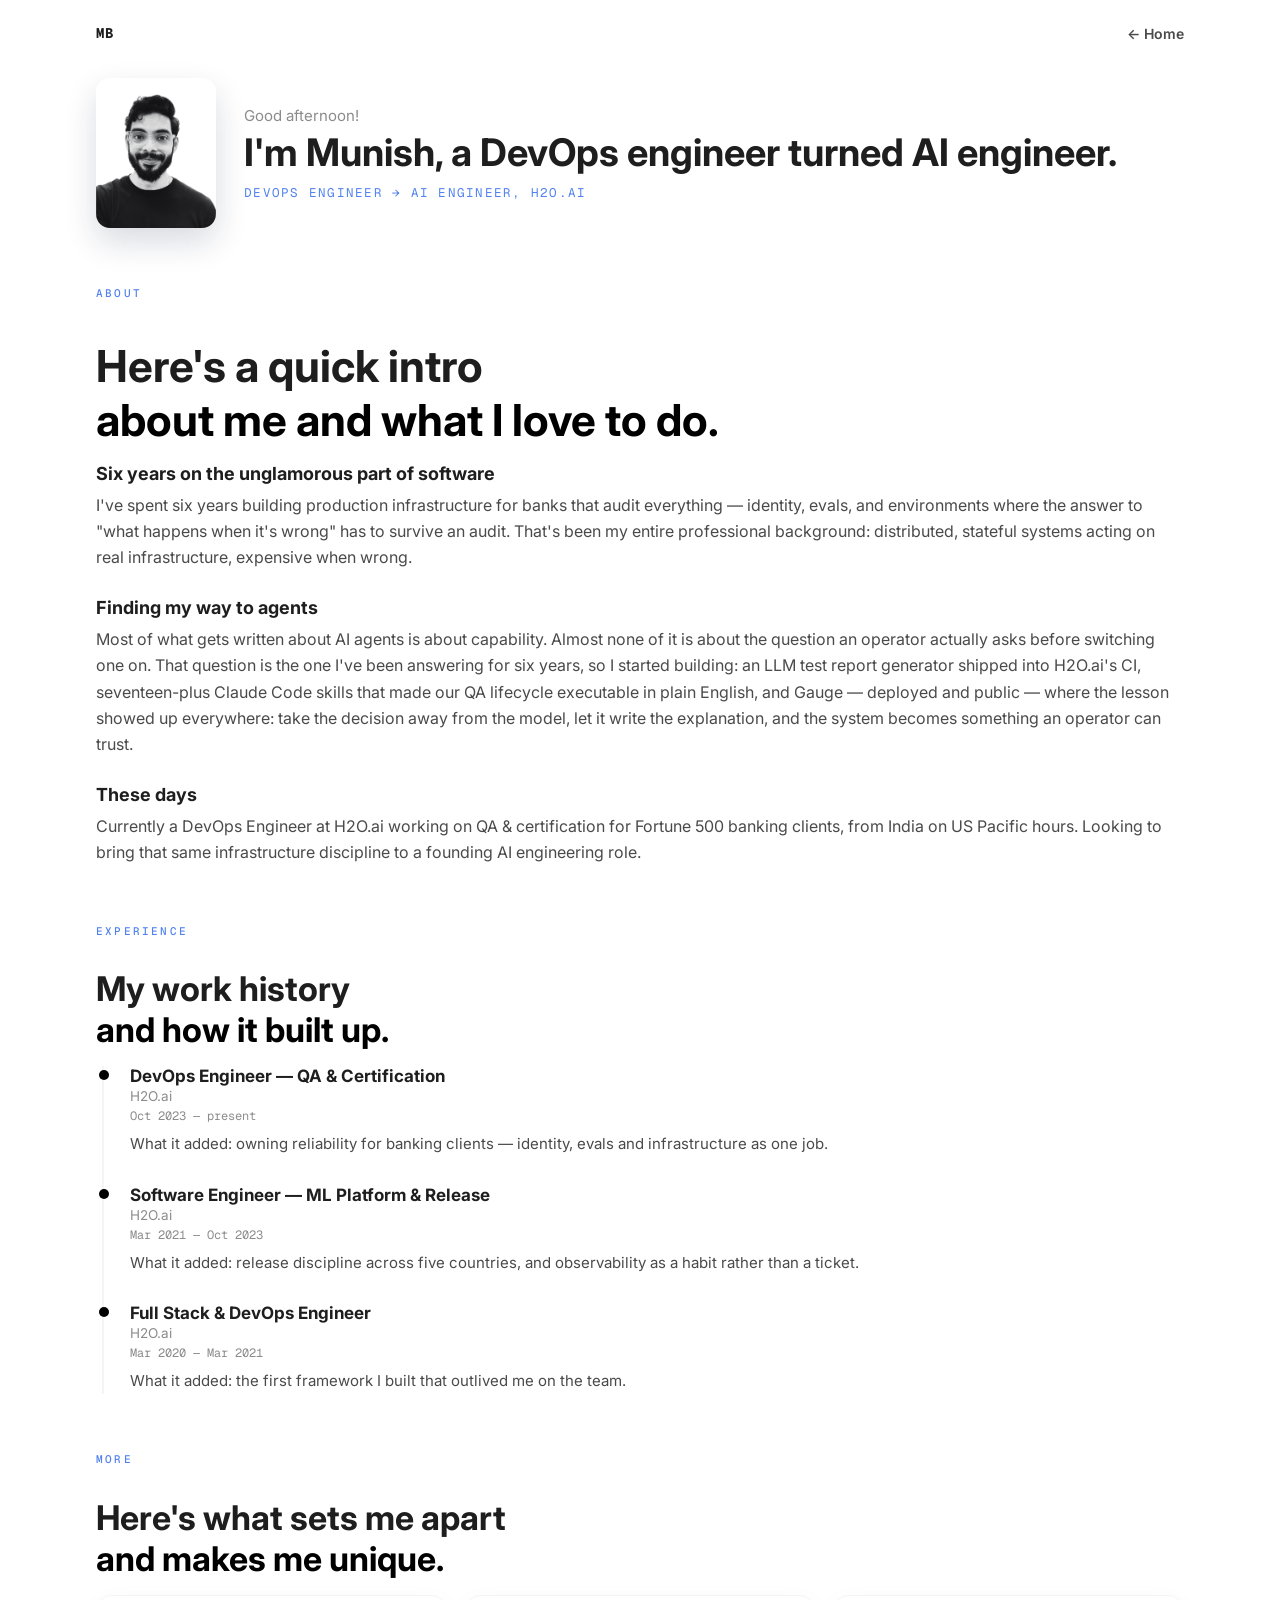
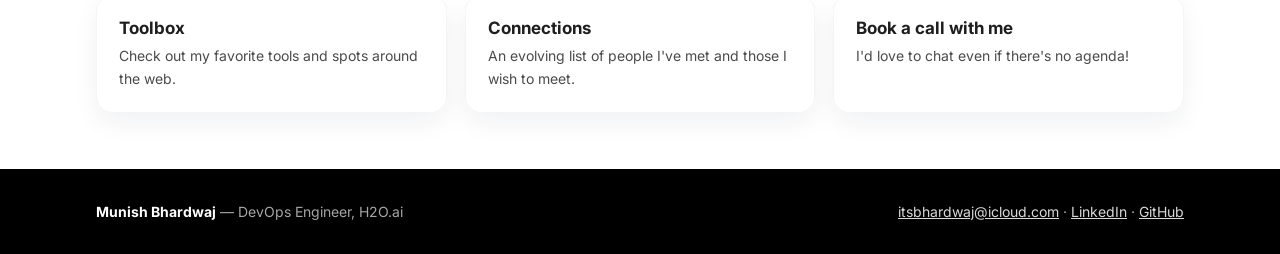
<file: about.html>
<!DOCTYPE html>
<html lang="en">
<head>
<meta charset="utf-8">
<meta name="viewport" content="width=device-width, initial-scale=1">
<meta name="robots" content="noindex, nofollow">
<title>About — Munish Bhardwaj</title>
<link rel="preconnect" href="https://fonts.googleapis.com">
<link rel="preconnect" href="https://fonts.gstatic.com" crossorigin>
<link href="https://fonts.googleapis.com/css2?family=Inter:wght@400;500;600;700;800&family=Geist+Mono:wght@400;500&display=swap" rel="stylesheet">
<style>
:root{
  --navy:#1E1E1E; --navy-lift:#2A2A2A; --navy-deep:#000000;
  --lime:#5182EF; --lime-deep:#3D68D8; --sky:#000000; --mint:#000000;
  --signal:#5182EF; --signal-ink:#5182EF;
  --paper:#FFFFFF; --card:#FFFFFF; --ink:#1E1E1E;
  --grey:#4A4A4A; --grey-soft:#8C8C8C; --line:#F5F5F5; --line-dark:#333333;
  --maxw:1140px;
}
*{box-sizing:border-box}
html{scroll-behavior:smooth}
@media (prefers-reduced-motion:reduce){*{transition:none!important;animation:none!important}}
body{margin:0;background:var(--paper);color:var(--ink);
  font-family:'Inter',-apple-system,BlinkMacSystemFont,'Segoe UI',sans-serif}
.wrap{max-width:var(--maxw);margin:0 auto;padding:0 26px}
section{padding:56px 0}
p{line-height:1.65;color:var(--grey);font-size:16px}
:focus-visible{outline:3px solid #5182EF;outline-offset:3px;border-radius:4px}
.subnav{display:flex;align-items:center;justify-content:space-between;padding:24px 0}
.sublogo{font-family:'Geist Mono',monospace;font-weight:700;color:var(--ink);text-decoration:none;font-size:14px;letter-spacing:.05em}
.subback{color:var(--grey);text-decoration:none;font-size:14px;font-weight:600}
.subback:hover{color:var(--ink)}
.eyebrow{font-family:'Geist Mono',monospace;font-size:11px;font-weight:500;letter-spacing:.2em;
  text-transform:uppercase;color:var(--signal-ink);margin:0 0 16px}
.sec-title{font-size:clamp(30px,4.4vw,44px);margin-bottom:16px;color:var(--ink)}
.grad{background:linear-gradient(96deg,var(--sky),var(--mint));
  -webkit-background-clip:text;background-clip:text;color:transparent;display:block}

.hero-about{display:flex;align-items:center;gap:28px;flex-wrap:wrap}
.hero-about img{width:120px;height:150px;object-fit:cover;object-position:center 32%;
  border-radius:14px;box-shadow:0 14px 32px rgba(13,30,69,.16)}
.hero-about .greet{font-size:15px;color:var(--grey-soft);margin-bottom:4px}
.hero-about h1{font-size:clamp(28px,4vw,38px);margin:0 0 6px;color:var(--ink)}
.hero-about .role{font-family:'Geist Mono',monospace;font-size:12.5px;letter-spacing:.1em;
  text-transform:uppercase;color:var(--signal-ink)}

.origin h3{font-size:18px;color:var(--ink);margin:0 0 8px}
.origin div+div{margin-top:26px}
.origin p{margin:0}

.tl{border-left:2px solid var(--line);margin-left:6px;padding-left:26px}
.tl-row{position:relative;padding-bottom:28px}
.tl-row:last-child{padding-bottom:0}
.tl-row::before{content:'';position:absolute;left:-31px;top:4px;width:10px;height:10px;
  border-radius:50%;background:var(--sky)}
.tl-row h3{font-size:17px;margin:0 0 2px;color:var(--ink)}
.tl-row .co{font-size:13.5px;color:var(--grey-soft);margin-bottom:4px}
.tl-row .dt{font-family:'Geist Mono',monospace;font-size:12px;color:var(--grey-soft);margin-bottom:8px}
.tl-row p{margin:0;font-size:15px}

.bento3{display:grid;grid-template-columns:repeat(3,1fr);gap:18px}
.bento-card{display:block;border:1px solid var(--line);border-radius:16px;background:var(--card);
  padding:22px;text-decoration:none;color:inherit;box-shadow:0 10px 26px rgba(13,30,69,.06);
  transition:transform .18s ease,box-shadow .18s ease}
.bento-card:hover{transform:translateY(-3px);box-shadow:0 16px 36px rgba(13,30,69,.12)}
.bento-card h3{font-size:17px;margin:0 0 6px;color:var(--ink)}
.bento-card p{font-size:14px;margin:0}

footer{background:var(--navy-deep);color:#A6A6A6;padding:34px 0;font-size:14px}
footer a{color:#D9D9D9}
.foot{display:flex;flex-wrap:wrap;gap:10px 26px;align-items:center;justify-content:space-between}
@media (max-width:900px){.bento3{grid-template-columns:1fr}}
@media (max-width:640px){
  section{padding:40px 0}
  .hero-about{flex-direction:column;text-align:center}
}
</style>
</head>
<body>
<div class="wrap">
  <div class="subnav">
    <a href="index.html" class="sublogo">MB</a>
    <a href="index.html" class="subback">← Home</a>
  </div>
</div>

<section style="padding-top:12px">
  <div class="wrap hero-about">
    <img src="assets/munish-portrait.png" alt="Portrait of Munish Bhardwaj">
    <div>
      <div class="greet">Good afternoon!</div>
      <h1>I'm Munish, a DevOps engineer turned AI engineer.</h1>
      <span class="role">DevOps Engineer → AI Engineer, H2O.ai</span>
    </div>
  </div>
</section>

<section style="padding-top:0">
  <div class="wrap">
    <p class="eyebrow">About</p>
    <h2 class="sec-title">Here's a quick intro<span class="grad">about me and what I love to do.</span></h2>
    <div class="origin">
      <div>
        <h3>Six years on the unglamorous part of software</h3>
        <p>I've spent six years building production infrastructure for banks that audit everything — identity, evals, and environments where the answer to "what happens when it's wrong" has to survive an audit. That's been my entire professional background: distributed, stateful systems acting on real infrastructure, expensive when wrong.</p>
      </div>
      <div>
        <h3>Finding my way to agents</h3>
        <p>Most of what gets written about AI agents is about capability. Almost none of it is about the question an operator actually asks before switching one on. That question is the one I've been answering for six years, so I started building: an LLM test report generator shipped into H2O.ai's CI, seventeen-plus Claude Code skills that made our QA lifecycle executable in plain English, and Gauge — deployed and public — where the lesson showed up everywhere: take the decision away from the model, let it write the explanation, and the system becomes something an operator can trust.</p>
      </div>
      <div>
        <h3>These days</h3>
        <p>Currently a DevOps Engineer at H2O.ai working on QA & certification for Fortune 500 banking clients, from India on US Pacific hours. Looking to bring that same infrastructure discipline to a founding AI engineering role.</p>
      </div>
    </div>
  </div>
</section>

<section style="padding-top:0">
  <div class="wrap">
    <p class="eyebrow">Experience</p>
    <h2 class="sec-title" style="font-size:clamp(26px,3.6vw,34px)">My work history<span class="grad">and how it built up.</span></h2>
    <div class="tl">
      <div class="tl-row">
        <h3>DevOps Engineer — QA &amp; Certification</h3>
        <div class="co">H2O.ai</div>
        <div class="dt">Oct 2023 — present</div>
        <p>What it added: owning reliability for banking clients — identity, evals and infrastructure as one job.</p>
      </div>
      <div class="tl-row">
        <h3>Software Engineer — ML Platform &amp; Release</h3>
        <div class="co">H2O.ai</div>
        <div class="dt">Mar 2021 — Oct 2023</div>
        <p>What it added: release discipline across five countries, and observability as a habit rather than a ticket.</p>
      </div>
      <div class="tl-row">
        <h3>Full Stack &amp; DevOps Engineer</h3>
        <div class="co">H2O.ai</div>
        <div class="dt">Mar 2020 — Mar 2021</div>
        <p>What it added: the first framework I built that outlived me on the team.</p>
      </div>
    </div>
  </div>
</section>

<section style="padding-top:0">
  <div class="wrap">
    <p class="eyebrow">More</p>
    <h2 class="sec-title" style="font-size:clamp(26px,3.6vw,34px)">Here's what sets me apart<span class="grad">and makes me unique.</span></h2>
    <div class="bento3">
      <a class="bento-card" href="toolbox.html">
        <h3>Toolbox</h3>
        <p>Check out my favorite tools and spots around the web.</p>
      </a>
      <a class="bento-card" href="connections.html">
        <h3>Connections</h3>
        <p>An evolving list of people I've met and those I wish to meet.</p>
      </a>
      <a class="bento-card" href="https://calendly.com/iammunishbhardwaj/30min" target="_blank" rel="noopener">
        <h3>Book a call with me</h3>
        <p>I'd love to chat even if there's no agenda!</p>
      </a>
    </div>
  </div>
</section>

<footer>
  <div class="wrap foot">
    <div><b style="color:#fff">Munish Bhardwaj</b> — DevOps Engineer, H2O.ai</div>
    <div>
      <a href="mailto:itsbhardwaj@icloud.com">itsbhardwaj@icloud.com</a> ·
      <a href="https://www.linkedin.com/in/itsmunishbhardwaj" target="_blank" rel="noopener">LinkedIn</a> ·
      <a href="https://github.com/itsmunishbhardwaj" target="_blank" rel="noopener">GitHub</a>
    </div>
  </div>
</footer>
</body>
</html>
</file>
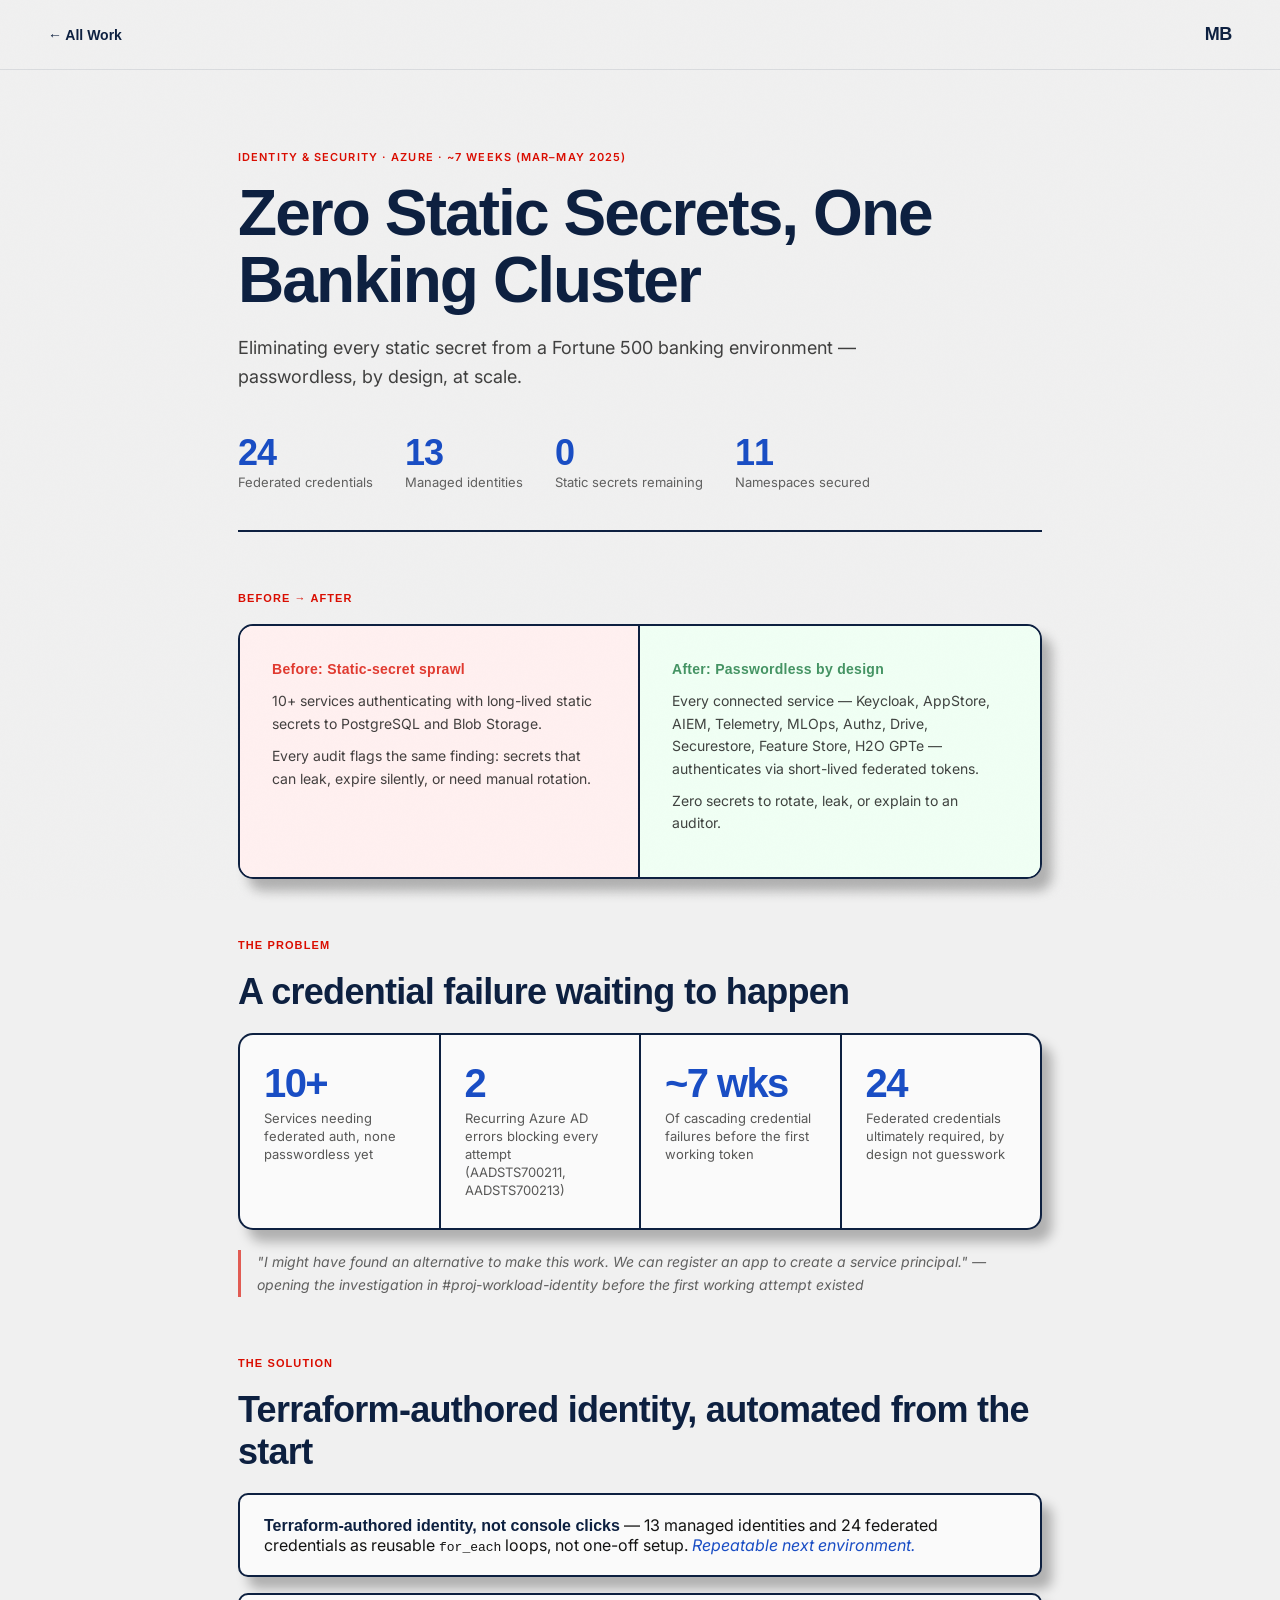
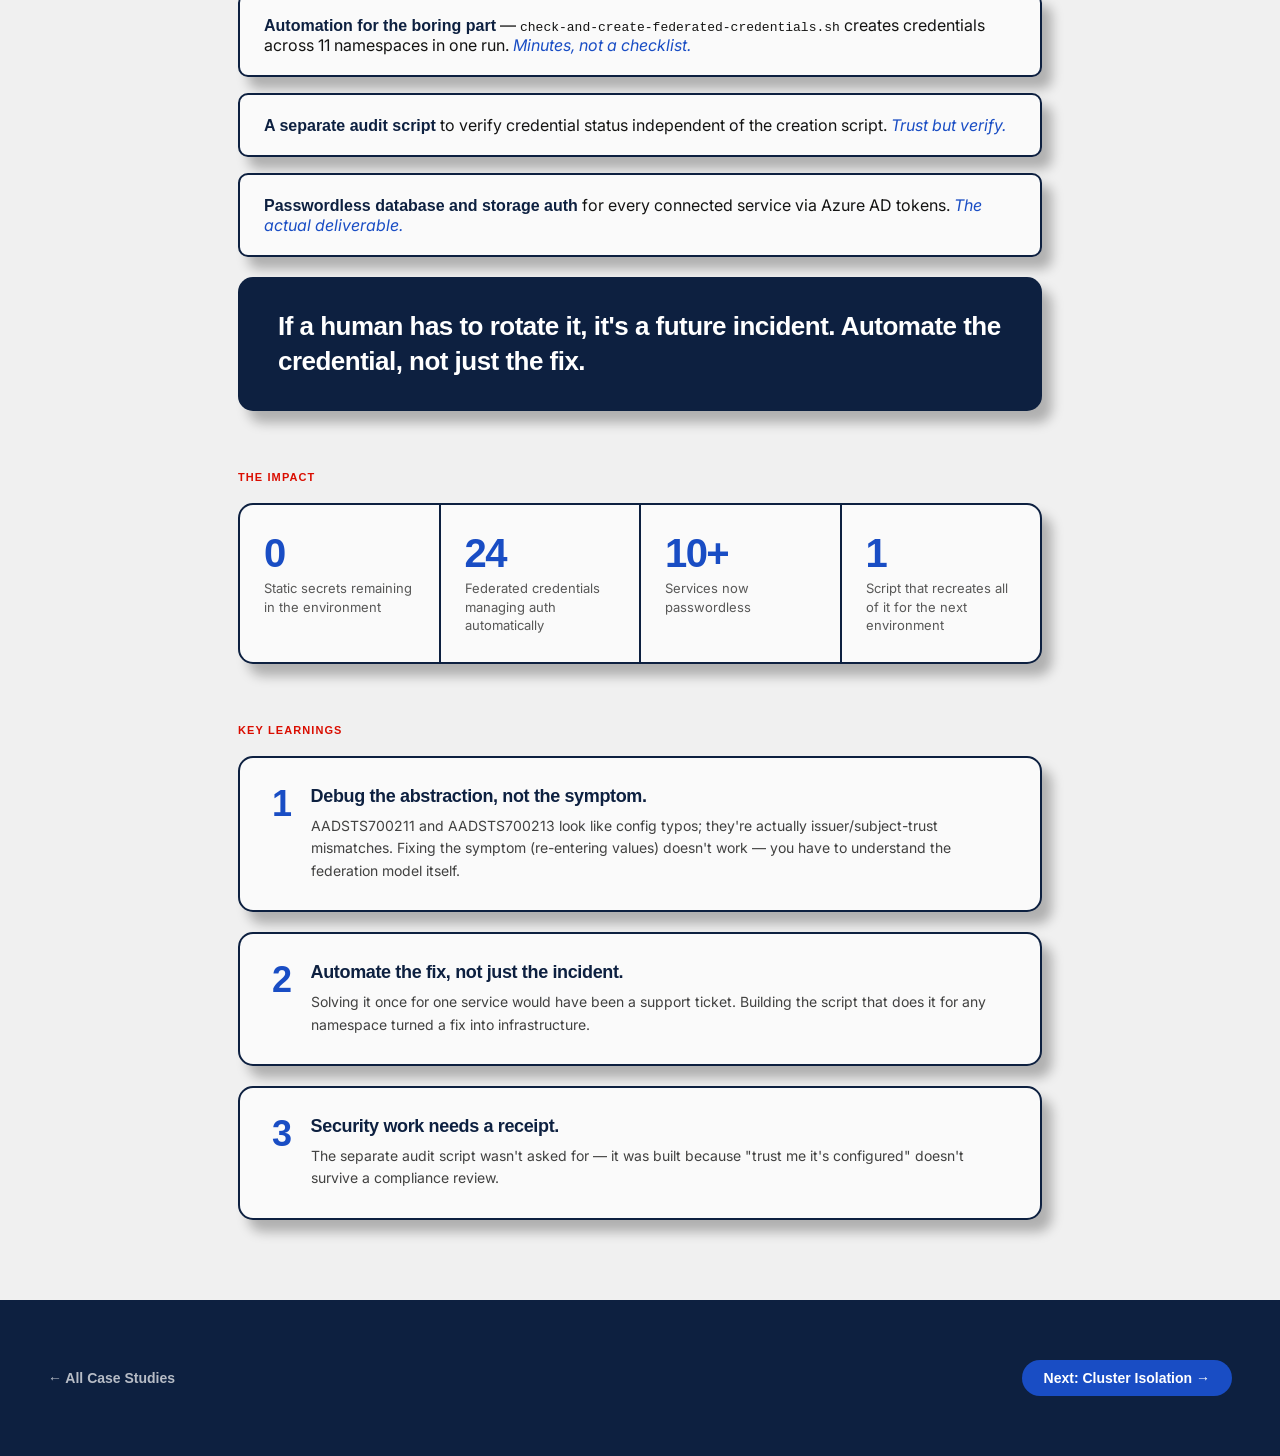
<file: case-study-1.html>
<!DOCTYPE html>
<html lang="en">
<head>
  <meta charset="UTF-8">
  <meta name="viewport" content="width=device-width, initial-scale=1.0">
  <title>Zero Static Secrets — Munish Bhardwaj</title>
  <link rel="preconnect" href="https://fonts.googleapis.com">
  <link rel="preconnect" href="https://fonts.gstatic.com" crossorigin>
  <link href="https://fonts.googleapis.com/css2?family=Inter:wght@400;500;600&display=swap" rel="stylesheet">
  <link rel="stylesheet" href="css/case-study.css">
</head>
<body>

<nav class="cs-nav">
  <a href="index.html" class="cs-nav-back">← All Work</a>
  <a href="index.html" class="cs-nav-logo">MB</a>
</nav>

<header class="cs-hero">
  <span class="cs-category">Identity &amp; Security · Azure · ~7 weeks (Mar–May 2025)</span>
  <h1 class="cs-title">Zero Static Secrets, One Banking Cluster</h1>
  <p class="cs-overview">Eliminating every static secret from a Fortune 500 banking environment — passwordless, by design, at scale.</p>
  <div class="cs-headline-stats">
    <div class="cs-hstat"><span class="cs-hstat-num">24</span><span class="cs-hstat-label">Federated credentials</span></div>
    <div class="cs-hstat"><span class="cs-hstat-num">13</span><span class="cs-hstat-label">Managed identities</span></div>
    <div class="cs-hstat"><span class="cs-hstat-num">0</span><span class="cs-hstat-label">Static secrets remaining</span></div>
    <div class="cs-hstat"><span class="cs-hstat-num">11</span><span class="cs-hstat-label">Namespaces secured</span></div>
  </div>
</header>

<main class="cs-content">

  <div class="cs-block">
    <span class="cs-block-label">Before → After</span>
    <div class="cs-ba-table">
      <div class="cs-ba-col">
        <p class="cs-ba-head">Before: Static-secret sprawl</p>
        <p>10+ services authenticating with long-lived static secrets to PostgreSQL and Blob Storage.</p>
        <p>Every audit flags the same finding: secrets that can leak, expire silently, or need manual rotation.</p>
      </div>
      <div class="cs-ba-col">
        <p class="cs-ba-head">After: Passwordless by design</p>
        <p>Every connected service — Keycloak, AppStore, AIEM, Telemetry, MLOps, Authz, Drive, Securestore, Feature Store, H2O GPTe — authenticates via short-lived federated tokens.</p>
        <p>Zero secrets to rotate, leak, or explain to an auditor.</p>
      </div>
    </div>
  </div>

  <div class="cs-block">
    <span class="cs-block-label">The Problem</span>
    <h2 class="cs-block-title">A credential failure waiting to happen</h2>
    <div class="cs-stats-grid">
      <div class="cs-stat-cell"><span class="cs-stat-num">10+</span><span class="cs-stat-label">Services needing federated auth, none passwordless yet</span></div>
      <div class="cs-stat-cell"><span class="cs-stat-num">2</span><span class="cs-stat-label">Recurring Azure AD errors blocking every attempt (AADSTS700211, AADSTS700213)</span></div>
      <div class="cs-stat-cell"><span class="cs-stat-num">~7 wks</span><span class="cs-stat-label">Of cascading credential failures before the first working token</span></div>
      <div class="cs-stat-cell"><span class="cs-stat-num">24</span><span class="cs-stat-label">Federated credentials ultimately required, by design not guesswork</span></div>
    </div>
    <p class="cs-block-body cs-pullquote">"I might have found an alternative to make this work. We can register an app to create a service principal." — opening the investigation in #proj-workload-identity before the first working attempt existed</p>
  </div>

  <div class="cs-block">
    <span class="cs-block-label">The Solution</span>
    <h2 class="cs-block-title">Terraform-authored identity, automated from the start</h2>
    <ul class="cs-solution-list">
      <li class="cs-solution-item"><strong>Terraform-authored identity, not console clicks</strong> — 13 managed identities and 24 federated credentials as reusable <code>for_each</code> loops, not one-off setup. <em>Repeatable next environment.</em></li>
      <li class="cs-solution-item"><strong>Automation for the boring part</strong> — <code>check-and-create-federated-credentials.sh</code> creates credentials across 11 namespaces in one run. <em>Minutes, not a checklist.</em></li>
      <li class="cs-solution-item"><strong>A separate audit script</strong> to verify credential status independent of the creation script. <em>Trust but verify.</em></li>
      <li class="cs-solution-item"><strong>Passwordless database and storage auth</strong> for every connected service via Azure AD tokens. <em>The actual deliverable.</em></li>
    </ul>
    <div class="cs-principle">If a human has to rotate it, it's a future incident. Automate the credential, not just the fix.</div>
  </div>

  <div class="cs-block">
    <span class="cs-block-label">The Impact</span>
    <div class="cs-stats-grid">
      <div class="cs-stat-cell"><span class="cs-stat-num">0</span><span class="cs-stat-label">Static secrets remaining in the environment</span></div>
      <div class="cs-stat-cell"><span class="cs-stat-num">24</span><span class="cs-stat-label">Federated credentials managing auth automatically</span></div>
      <div class="cs-stat-cell"><span class="cs-stat-num">10+</span><span class="cs-stat-label">Services now passwordless</span></div>
      <div class="cs-stat-cell"><span class="cs-stat-num">1</span><span class="cs-stat-label">Script that recreates all of it for the next environment</span></div>
    </div>
  </div>

  <div class="cs-block">
    <span class="cs-block-label">Key Learnings</span>
    <div class="cs-learnings">
      <div class="cs-learning">
        <span class="cs-learning-num">1</span>
        <div>
          <p class="cs-learning-title">Debug the abstraction, not the symptom.</p>
          <p class="cs-learning-body">AADSTS700211 and AADSTS700213 look like config typos; they're actually issuer/subject-trust mismatches. Fixing the symptom (re-entering values) doesn't work — you have to understand the federation model itself.</p>
        </div>
      </div>
      <div class="cs-learning">
        <span class="cs-learning-num">2</span>
        <div>
          <p class="cs-learning-title">Automate the fix, not just the incident.</p>
          <p class="cs-learning-body">Solving it once for one service would have been a support ticket. Building the script that does it for any namespace turned a fix into infrastructure.</p>
        </div>
      </div>
      <div class="cs-learning">
        <span class="cs-learning-num">3</span>
        <div>
          <p class="cs-learning-title">Security work needs a receipt.</p>
          <p class="cs-learning-body">The separate audit script wasn't asked for — it was built because "trust me it's configured" doesn't survive a compliance review.</p>
        </div>
      </div>
    </div>
  </div>

</main>

<footer class="cs-footer-nav">
  <a href="index.html">← All Case Studies</a>
  <a href="case-study-2.html" class="btn">Next: Cluster Isolation →</a>
</footer>

</body>
</html>
</file>
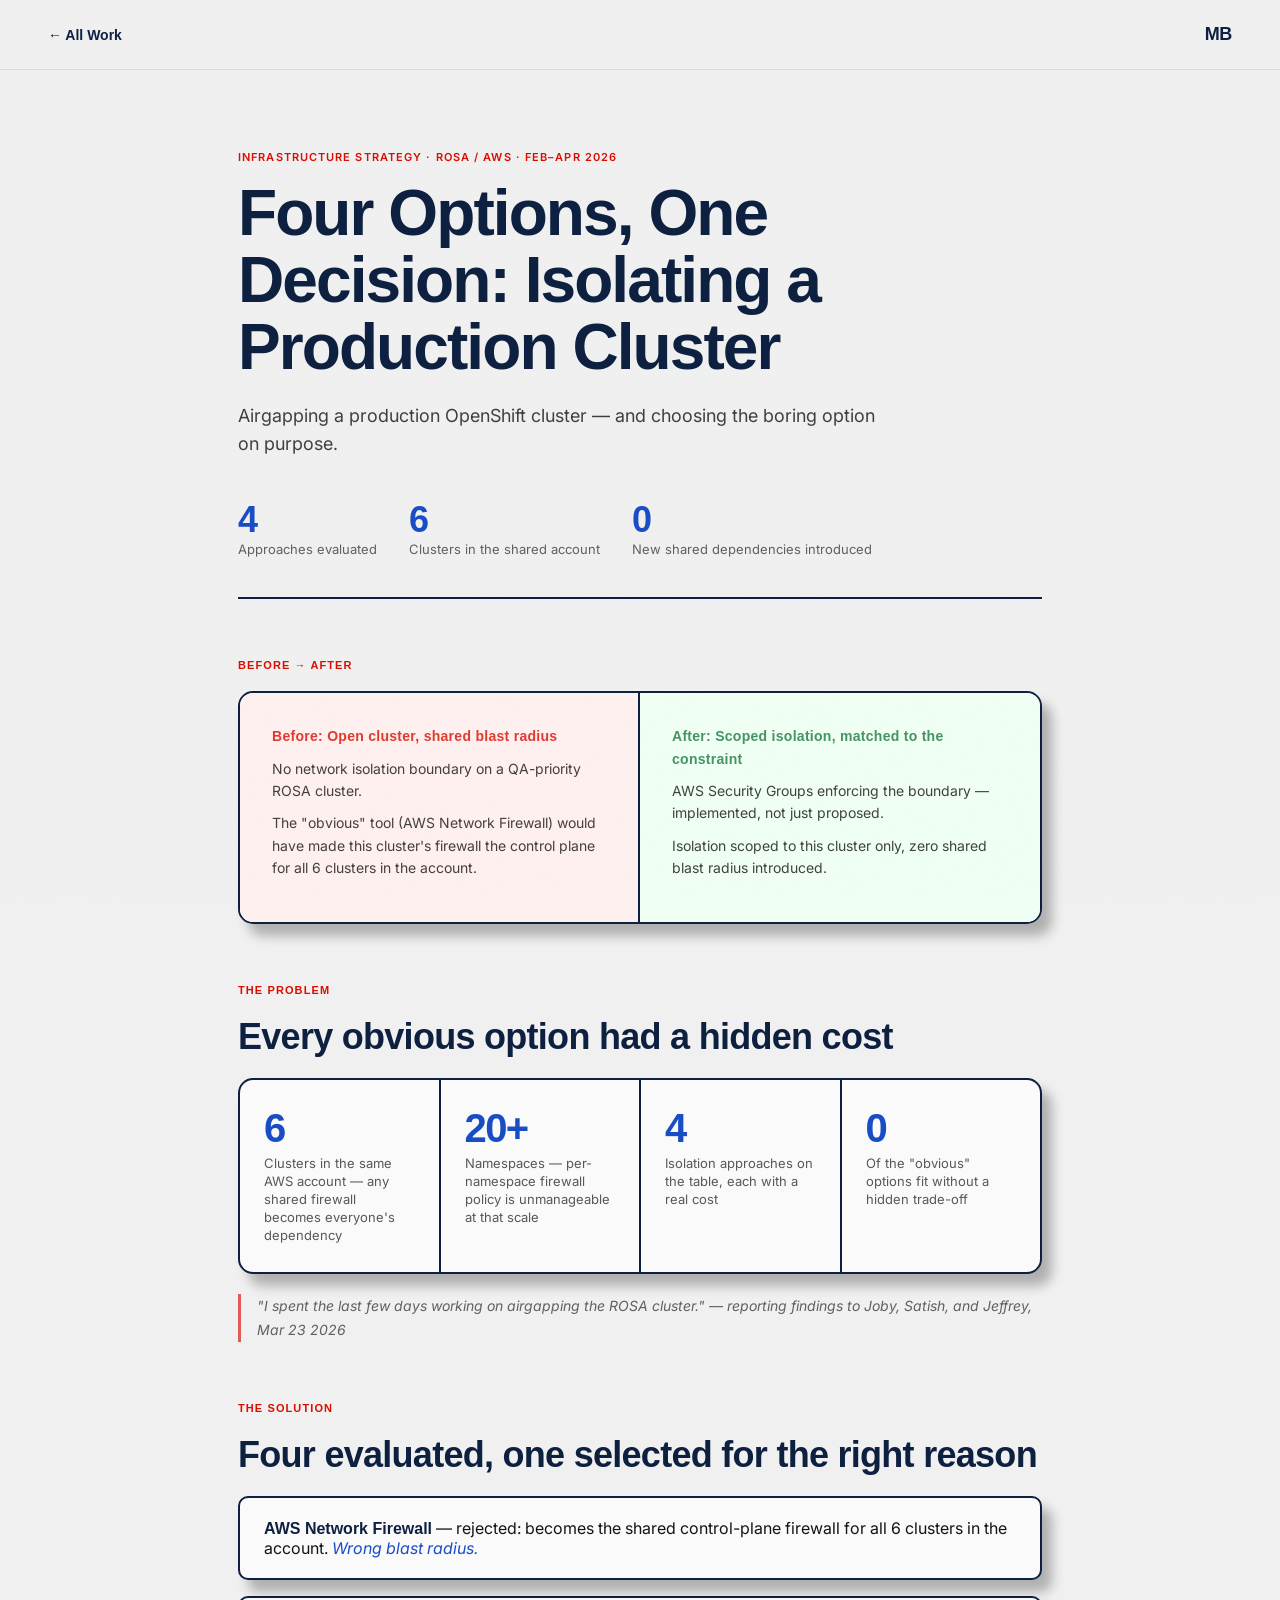
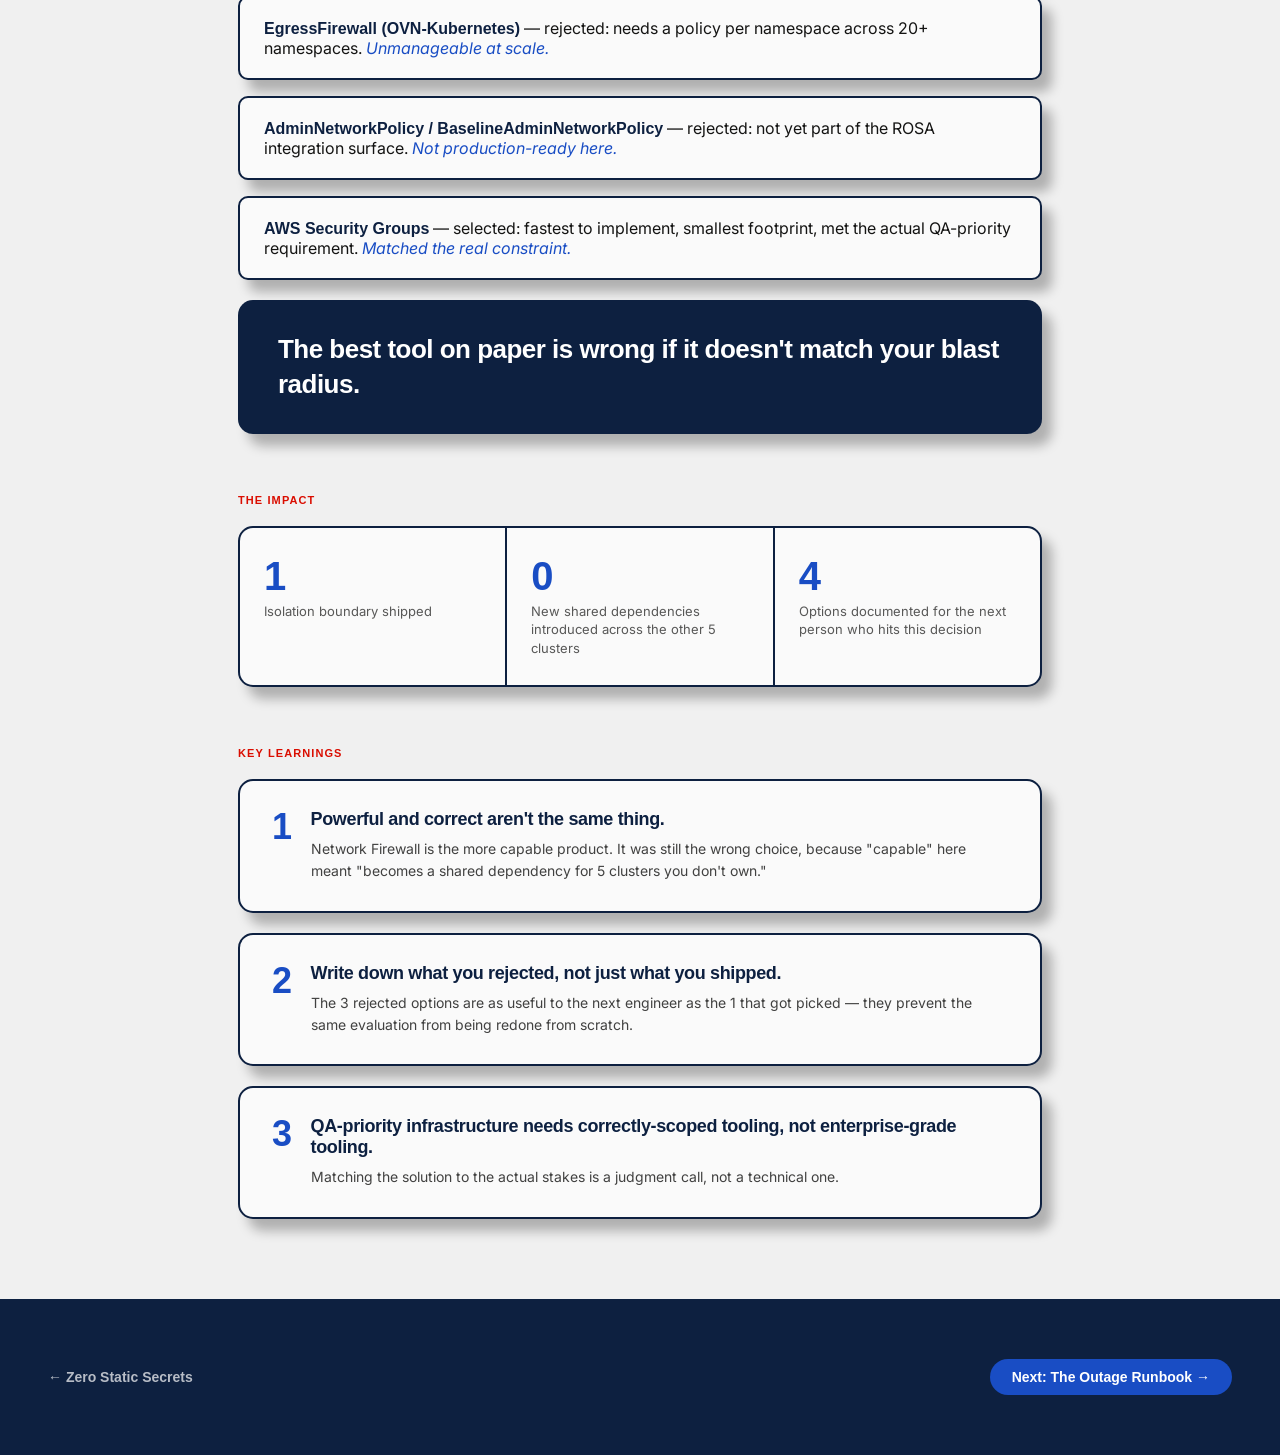
<file: case-study-2.html>
<!DOCTYPE html>
<html lang="en">
<head>
  <meta charset="UTF-8">
  <meta name="viewport" content="width=device-width, initial-scale=1.0">
  <title>Cluster Isolation — Munish Bhardwaj</title>
  <link rel="preconnect" href="https://fonts.googleapis.com">
  <link rel="preconnect" href="https://fonts.gstatic.com" crossorigin>
  <link href="https://fonts.googleapis.com/css2?family=Inter:wght@400;500;600&display=swap" rel="stylesheet">
  <link rel="stylesheet" href="css/case-study.css">
</head>
<body>

<nav class="cs-nav">
  <a href="index.html" class="cs-nav-back">← All Work</a>
  <a href="index.html" class="cs-nav-logo">MB</a>
</nav>

<header class="cs-hero">
  <span class="cs-category">Infrastructure Strategy · ROSA / AWS · Feb–Apr 2026</span>
  <h1 class="cs-title">Four Options, One Decision: Isolating a Production Cluster</h1>
  <p class="cs-overview">Airgapping a production OpenShift cluster — and choosing the boring option on purpose.</p>
  <div class="cs-headline-stats">
    <div class="cs-hstat"><span class="cs-hstat-num">4</span><span class="cs-hstat-label">Approaches evaluated</span></div>
    <div class="cs-hstat"><span class="cs-hstat-num">6</span><span class="cs-hstat-label">Clusters in the shared account</span></div>
    <div class="cs-hstat"><span class="cs-hstat-num">0</span><span class="cs-hstat-label">New shared dependencies introduced</span></div>
  </div>
</header>

<main class="cs-content">

  <div class="cs-block">
    <span class="cs-block-label">Before → After</span>
    <div class="cs-ba-table">
      <div class="cs-ba-col">
        <p class="cs-ba-head">Before: Open cluster, shared blast radius</p>
        <p>No network isolation boundary on a QA-priority ROSA cluster.</p>
        <p>The "obvious" tool (AWS Network Firewall) would have made this cluster's firewall the control plane for all 6 clusters in the account.</p>
      </div>
      <div class="cs-ba-col">
        <p class="cs-ba-head">After: Scoped isolation, matched to the constraint</p>
        <p>AWS Security Groups enforcing the boundary — implemented, not just proposed.</p>
        <p>Isolation scoped to this cluster only, zero shared blast radius introduced.</p>
      </div>
    </div>
  </div>

  <div class="cs-block">
    <span class="cs-block-label">The Problem</span>
    <h2 class="cs-block-title">Every obvious option had a hidden cost</h2>
    <div class="cs-stats-grid">
      <div class="cs-stat-cell"><span class="cs-stat-num">6</span><span class="cs-stat-label">Clusters in the same AWS account — any shared firewall becomes everyone's dependency</span></div>
      <div class="cs-stat-cell"><span class="cs-stat-num">20+</span><span class="cs-stat-label">Namespaces — per-namespace firewall policy is unmanageable at that scale</span></div>
      <div class="cs-stat-cell"><span class="cs-stat-num">4</span><span class="cs-stat-label">Isolation approaches on the table, each with a real cost</span></div>
      <div class="cs-stat-cell"><span class="cs-stat-num">0</span><span class="cs-stat-label">Of the "obvious" options fit without a hidden trade-off</span></div>
    </div>
    <p class="cs-block-body cs-pullquote">"I spent the last few days working on airgapping the ROSA cluster." — reporting findings to Joby, Satish, and Jeffrey, Mar 23 2026</p>
  </div>

  <div class="cs-block">
    <span class="cs-block-label">The Solution</span>
    <h2 class="cs-block-title">Four evaluated, one selected for the right reason</h2>
    <ul class="cs-solution-list">
      <li class="cs-solution-item"><strong>AWS Network Firewall</strong> — rejected: becomes the shared control-plane firewall for all 6 clusters in the account. <em>Wrong blast radius.</em></li>
      <li class="cs-solution-item"><strong>EgressFirewall (OVN-Kubernetes)</strong> — rejected: needs a policy per namespace across 20+ namespaces. <em>Unmanageable at scale.</em></li>
      <li class="cs-solution-item"><strong>AdminNetworkPolicy / BaselineAdminNetworkPolicy</strong> — rejected: not yet part of the ROSA integration surface. <em>Not production-ready here.</em></li>
      <li class="cs-solution-item"><strong>AWS Security Groups</strong> — selected: fastest to implement, smallest footprint, met the actual QA-priority requirement. <em>Matched the real constraint.</em></li>
    </ul>
    <div class="cs-principle">The best tool on paper is wrong if it doesn't match your blast radius.</div>
  </div>

  <div class="cs-block">
    <span class="cs-block-label">The Impact</span>
    <div class="cs-stats-grid">
      <div class="cs-stat-cell"><span class="cs-stat-num">1</span><span class="cs-stat-label">Isolation boundary shipped</span></div>
      <div class="cs-stat-cell"><span class="cs-stat-num">0</span><span class="cs-stat-label">New shared dependencies introduced across the other 5 clusters</span></div>
      <div class="cs-stat-cell"><span class="cs-stat-num">4</span><span class="cs-stat-label">Options documented for the next person who hits this decision</span></div>
    </div>
  </div>

  <div class="cs-block">
    <span class="cs-block-label">Key Learnings</span>
    <div class="cs-learnings">
      <div class="cs-learning">
        <span class="cs-learning-num">1</span>
        <div>
          <p class="cs-learning-title">Powerful and correct aren't the same thing.</p>
          <p class="cs-learning-body">Network Firewall is the more capable product. It was still the wrong choice, because "capable" here meant "becomes a shared dependency for 5 clusters you don't own."</p>
        </div>
      </div>
      <div class="cs-learning">
        <span class="cs-learning-num">2</span>
        <div>
          <p class="cs-learning-title">Write down what you rejected, not just what you shipped.</p>
          <p class="cs-learning-body">The 3 rejected options are as useful to the next engineer as the 1 that got picked — they prevent the same evaluation from being redone from scratch.</p>
        </div>
      </div>
      <div class="cs-learning">
        <span class="cs-learning-num">3</span>
        <div>
          <p class="cs-learning-title">QA-priority infrastructure needs correctly-scoped tooling, not enterprise-grade tooling.</p>
          <p class="cs-learning-body">Matching the solution to the actual stakes is a judgment call, not a technical one.</p>
        </div>
      </div>
    </div>
  </div>

</main>

<footer class="cs-footer-nav">
  <a href="case-study-1.html">← Zero Static Secrets</a>
  <a href="case-study-3.html" class="btn">Next: The Outage Runbook →</a>
</footer>

</body>
</html>
</file>
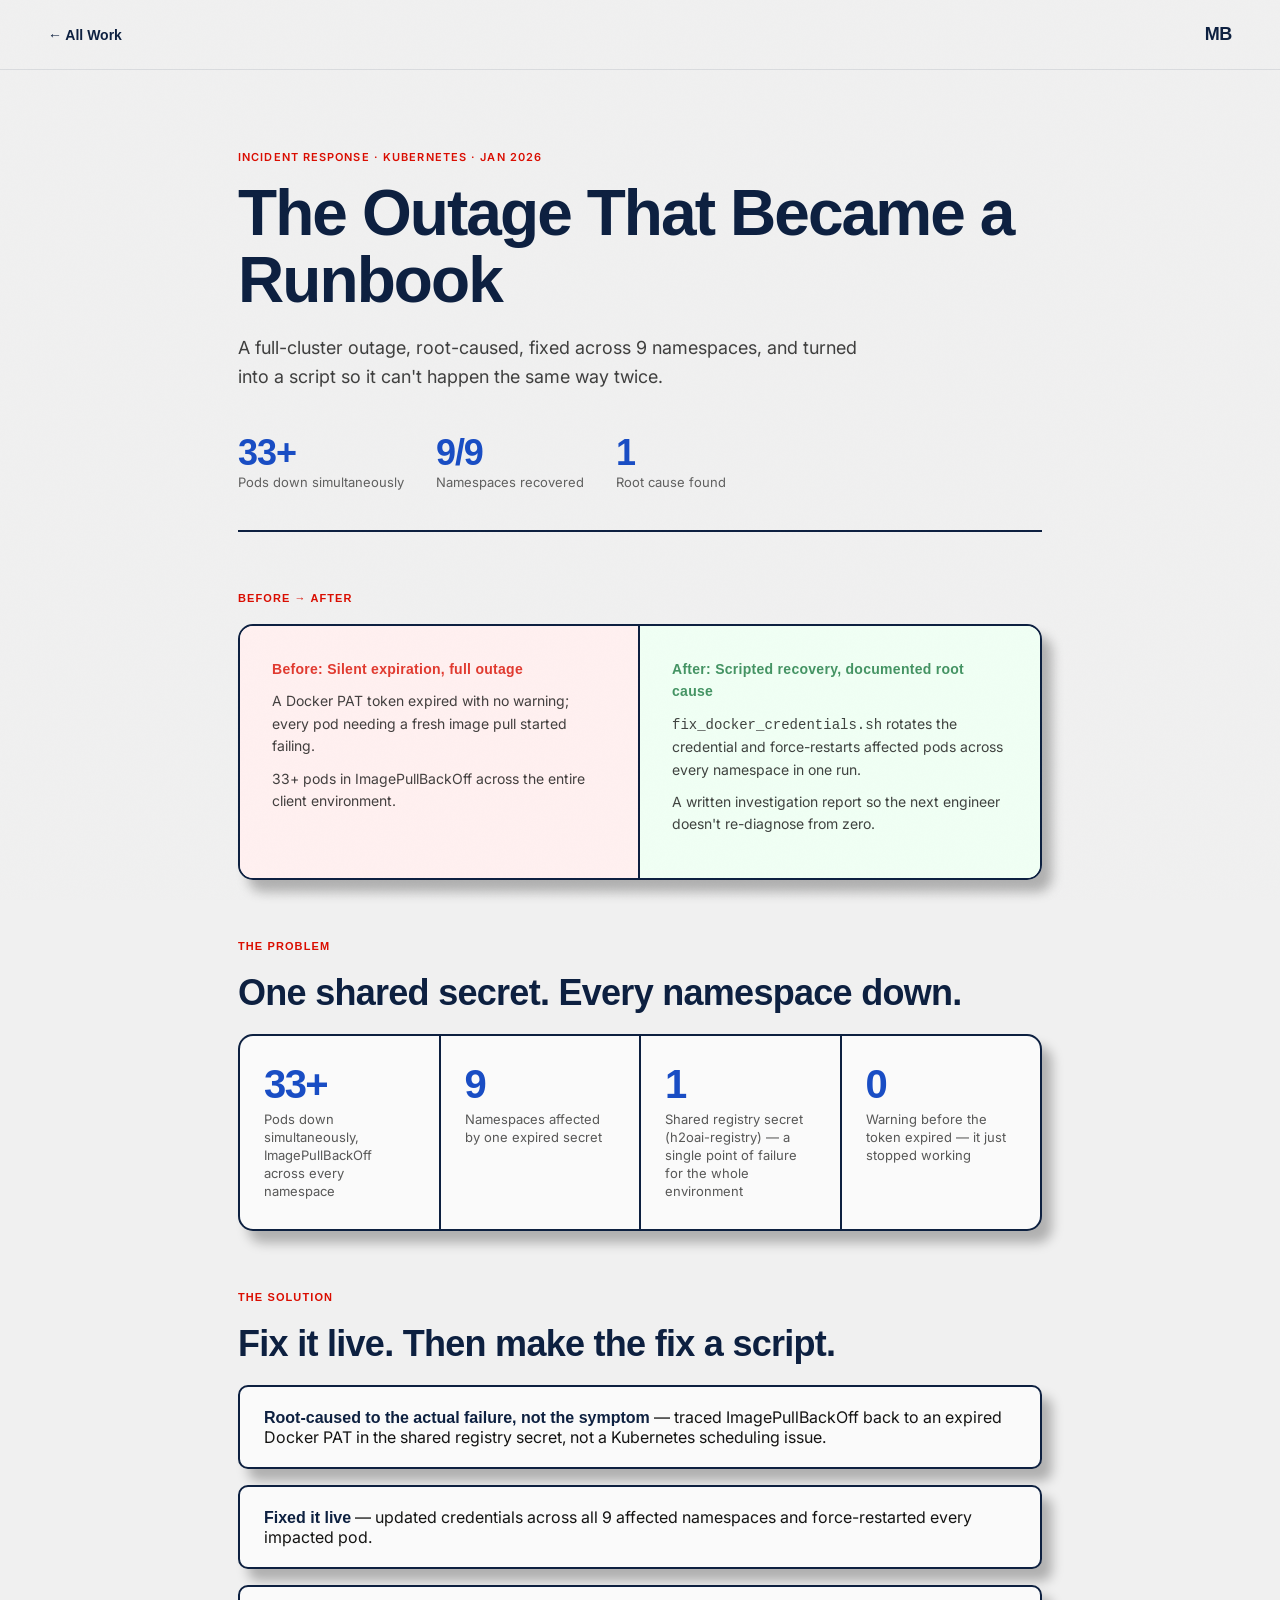
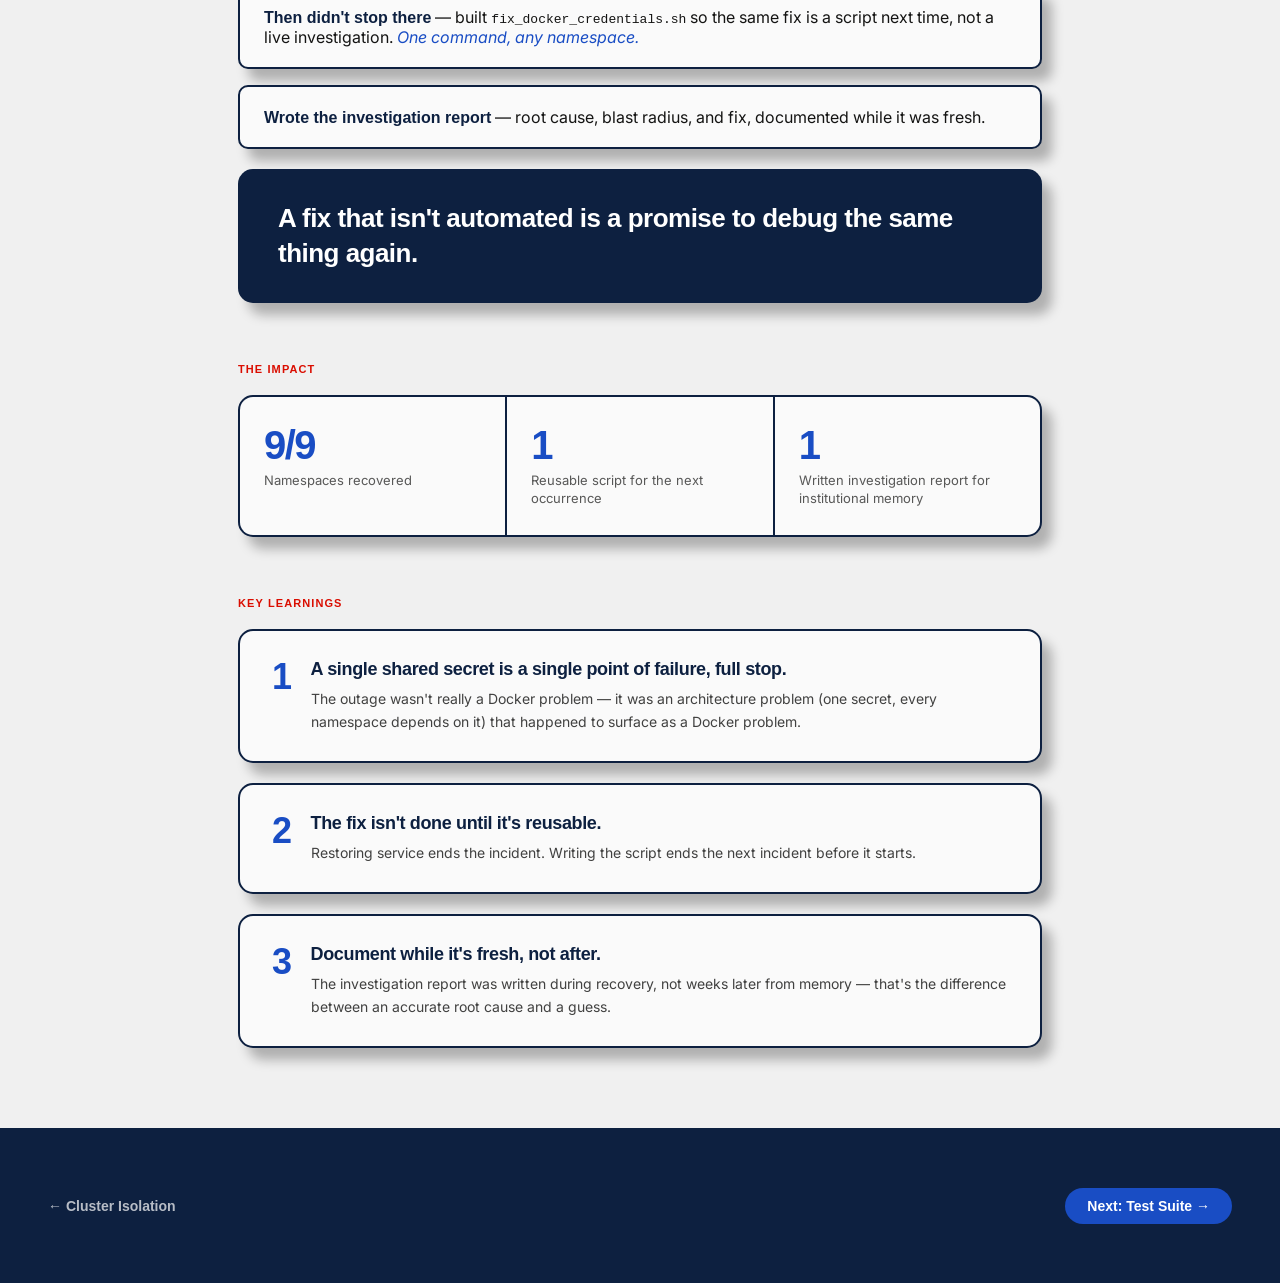
<file: case-study-3.html>
<!DOCTYPE html>
<html lang="en">
<head>
  <meta charset="UTF-8">
  <meta name="viewport" content="width=device-width, initial-scale=1.0">
  <title>The Outage Runbook — Munish Bhardwaj</title>
  <link rel="preconnect" href="https://fonts.googleapis.com">
  <link rel="preconnect" href="https://fonts.gstatic.com" crossorigin>
  <link href="https://fonts.googleapis.com/css2?family=Inter:wght@400;500;600&display=swap" rel="stylesheet">
  <link rel="stylesheet" href="css/case-study.css">
</head>
<body>

<nav class="cs-nav">
  <a href="index.html" class="cs-nav-back">← All Work</a>
  <a href="index.html" class="cs-nav-logo">MB</a>
</nav>

<header class="cs-hero">
  <span class="cs-category">Incident Response · Kubernetes · Jan 2026</span>
  <h1 class="cs-title">The Outage That Became a Runbook</h1>
  <p class="cs-overview">A full-cluster outage, root-caused, fixed across 9 namespaces, and turned into a script so it can't happen the same way twice.</p>
  <div class="cs-headline-stats">
    <div class="cs-hstat"><span class="cs-hstat-num">33+</span><span class="cs-hstat-label">Pods down simultaneously</span></div>
    <div class="cs-hstat"><span class="cs-hstat-num">9/9</span><span class="cs-hstat-label">Namespaces recovered</span></div>
    <div class="cs-hstat"><span class="cs-hstat-num">1</span><span class="cs-hstat-label">Root cause found</span></div>
  </div>
</header>

<main class="cs-content">

  <div class="cs-block">
    <span class="cs-block-label">Before → After</span>
    <div class="cs-ba-table">
      <div class="cs-ba-col">
        <p class="cs-ba-head">Before: Silent expiration, full outage</p>
        <p>A Docker PAT token expired with no warning; every pod needing a fresh image pull started failing.</p>
        <p>33+ pods in ImagePullBackOff across the entire client environment.</p>
      </div>
      <div class="cs-ba-col">
        <p class="cs-ba-head">After: Scripted recovery, documented root cause</p>
        <p><code>fix_docker_credentials.sh</code> rotates the credential and force-restarts affected pods across every namespace in one run.</p>
        <p>A written investigation report so the next engineer doesn't re-diagnose from zero.</p>
      </div>
    </div>
  </div>

  <div class="cs-block">
    <span class="cs-block-label">The Problem</span>
    <h2 class="cs-block-title">One shared secret. Every namespace down.</h2>
    <div class="cs-stats-grid">
      <div class="cs-stat-cell"><span class="cs-stat-num">33+</span><span class="cs-stat-label">Pods down simultaneously, ImagePullBackOff across every namespace</span></div>
      <div class="cs-stat-cell"><span class="cs-stat-num">9</span><span class="cs-stat-label">Namespaces affected by one expired secret</span></div>
      <div class="cs-stat-cell"><span class="cs-stat-num">1</span><span class="cs-stat-label">Shared registry secret (h2oai-registry) — a single point of failure for the whole environment</span></div>
      <div class="cs-stat-cell"><span class="cs-stat-num">0</span><span class="cs-stat-label">Warning before the token expired — it just stopped working</span></div>
    </div>
  </div>

  <div class="cs-block">
    <span class="cs-block-label">The Solution</span>
    <h2 class="cs-block-title">Fix it live. Then make the fix a script.</h2>
    <ul class="cs-solution-list">
      <li class="cs-solution-item"><strong>Root-caused to the actual failure, not the symptom</strong> — traced ImagePullBackOff back to an expired Docker PAT in the shared registry secret, not a Kubernetes scheduling issue.</li>
      <li class="cs-solution-item"><strong>Fixed it live</strong> — updated credentials across all 9 affected namespaces and force-restarted every impacted pod.</li>
      <li class="cs-solution-item"><strong>Then didn't stop there</strong> — built <code>fix_docker_credentials.sh</code> so the same fix is a script next time, not a live investigation. <em>One command, any namespace.</em></li>
      <li class="cs-solution-item"><strong>Wrote the investigation report</strong> — root cause, blast radius, and fix, documented while it was fresh.</li>
    </ul>
    <div class="cs-principle">A fix that isn't automated is a promise to debug the same thing again.</div>
  </div>

  <div class="cs-block">
    <span class="cs-block-label">The Impact</span>
    <div class="cs-stats-grid">
      <div class="cs-stat-cell"><span class="cs-stat-num">9/9</span><span class="cs-stat-label">Namespaces recovered</span></div>
      <div class="cs-stat-cell"><span class="cs-stat-num">1</span><span class="cs-stat-label">Reusable script for the next occurrence</span></div>
      <div class="cs-stat-cell"><span class="cs-stat-num">1</span><span class="cs-stat-label">Written investigation report for institutional memory</span></div>
    </div>
  </div>

  <div class="cs-block">
    <span class="cs-block-label">Key Learnings</span>
    <div class="cs-learnings">
      <div class="cs-learning">
        <span class="cs-learning-num">1</span>
        <div>
          <p class="cs-learning-title">A single shared secret is a single point of failure, full stop.</p>
          <p class="cs-learning-body">The outage wasn't really a Docker problem — it was an architecture problem (one secret, every namespace depends on it) that happened to surface as a Docker problem.</p>
        </div>
      </div>
      <div class="cs-learning">
        <span class="cs-learning-num">2</span>
        <div>
          <p class="cs-learning-title">The fix isn't done until it's reusable.</p>
          <p class="cs-learning-body">Restoring service ends the incident. Writing the script ends the next incident before it starts.</p>
        </div>
      </div>
      <div class="cs-learning">
        <span class="cs-learning-num">3</span>
        <div>
          <p class="cs-learning-title">Document while it's fresh, not after.</p>
          <p class="cs-learning-body">The investigation report was written during recovery, not weeks later from memory — that's the difference between an accurate root cause and a guess.</p>
        </div>
      </div>
    </div>
  </div>

</main>

<footer class="cs-footer-nav">
  <a href="case-study-2.html">← Cluster Isolation</a>
  <a href="case-study-4.html" class="btn">Next: Test Suite →</a>
</footer>

</body>
</html>
</file>
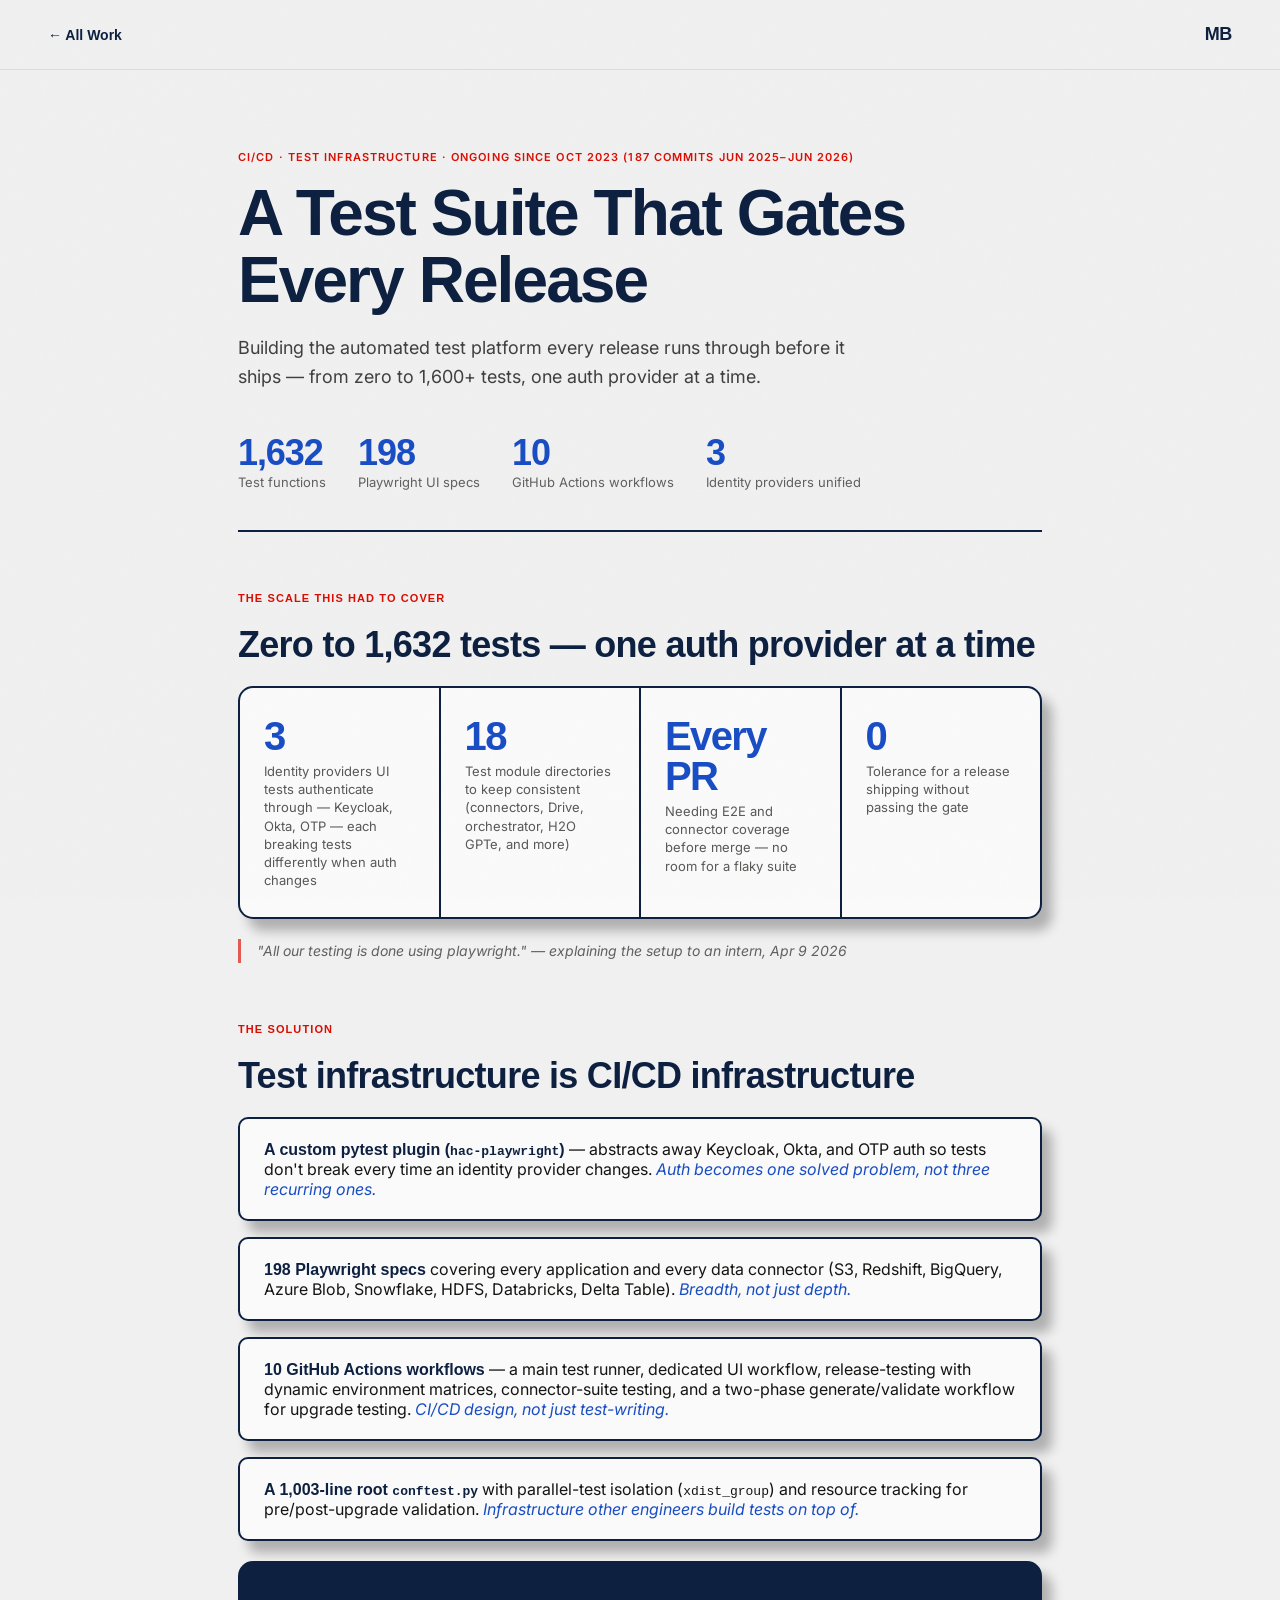
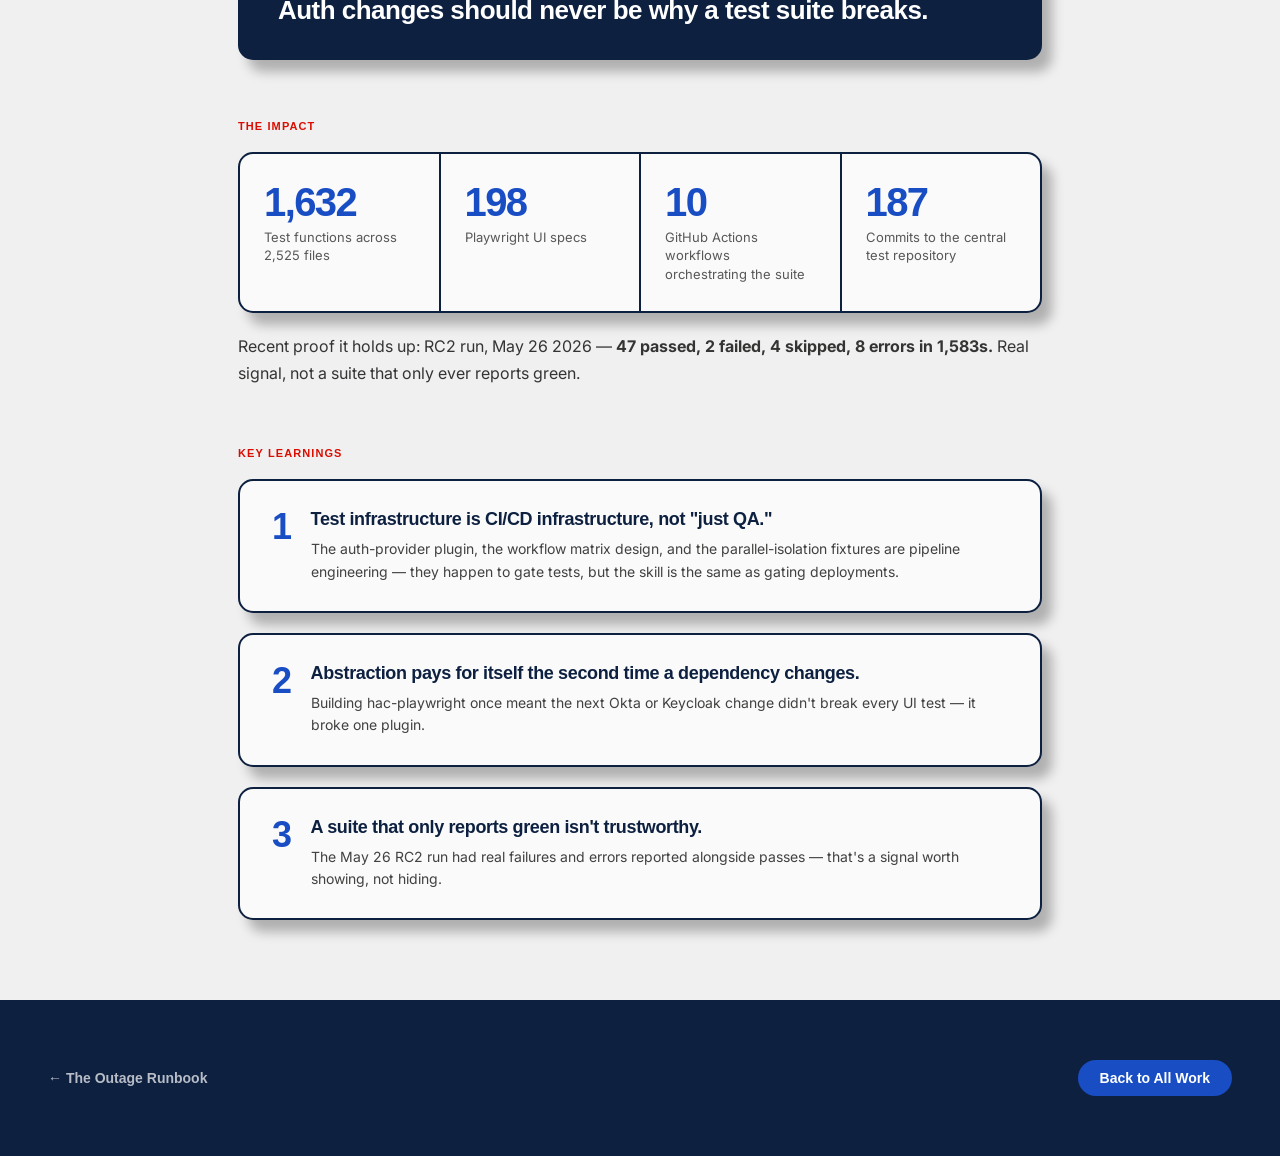
<file: case-study-4.html>
<!DOCTYPE html>
<html lang="en">
<head>
  <meta charset="UTF-8">
  <meta name="viewport" content="width=device-width, initial-scale=1.0">
  <title>Test Suite — Munish Bhardwaj</title>
  <link rel="preconnect" href="https://fonts.googleapis.com">
  <link rel="preconnect" href="https://fonts.gstatic.com" crossorigin>
  <link href="https://fonts.googleapis.com/css2?family=Inter:wght@400;500;600&display=swap" rel="stylesheet">
  <link rel="stylesheet" href="css/case-study.css">
</head>
<body>

<nav class="cs-nav">
  <a href="index.html" class="cs-nav-back">← All Work</a>
  <a href="index.html" class="cs-nav-logo">MB</a>
</nav>

<header class="cs-hero">
  <span class="cs-category">CI/CD · Test Infrastructure · Ongoing since Oct 2023 (187 commits Jun 2025–Jun 2026)</span>
  <h1 class="cs-title">A Test Suite That Gates Every Release</h1>
  <p class="cs-overview">Building the automated test platform every release runs through before it ships — from zero to 1,600+ tests, one auth provider at a time.</p>
  <div class="cs-headline-stats">
    <div class="cs-hstat"><span class="cs-hstat-num">1,632</span><span class="cs-hstat-label">Test functions</span></div>
    <div class="cs-hstat"><span class="cs-hstat-num">198</span><span class="cs-hstat-label">Playwright UI specs</span></div>
    <div class="cs-hstat"><span class="cs-hstat-num">10</span><span class="cs-hstat-label">GitHub Actions workflows</span></div>
    <div class="cs-hstat"><span class="cs-hstat-num">3</span><span class="cs-hstat-label">Identity providers unified</span></div>
  </div>
</header>

<main class="cs-content">

  <div class="cs-block">
    <span class="cs-block-label">The Scale This Had to Cover</span>
    <h2 class="cs-block-title">Zero to 1,632 tests — one auth provider at a time</h2>
    <div class="cs-stats-grid">
      <div class="cs-stat-cell"><span class="cs-stat-num">3</span><span class="cs-stat-label">Identity providers UI tests authenticate through — Keycloak, Okta, OTP — each breaking tests differently when auth changes</span></div>
      <div class="cs-stat-cell"><span class="cs-stat-num">18</span><span class="cs-stat-label">Test module directories to keep consistent (connectors, Drive, orchestrator, H2O GPTe, and more)</span></div>
      <div class="cs-stat-cell"><span class="cs-stat-num">Every PR</span><span class="cs-stat-label">Needing E2E and connector coverage before merge — no room for a flaky suite</span></div>
      <div class="cs-stat-cell"><span class="cs-stat-num">0</span><span class="cs-stat-label">Tolerance for a release shipping without passing the gate</span></div>
    </div>
    <p class="cs-block-body cs-pullquote">"All our testing is done using playwright." — explaining the setup to an intern, Apr 9 2026</p>
  </div>

  <div class="cs-block">
    <span class="cs-block-label">The Solution</span>
    <h2 class="cs-block-title">Test infrastructure is CI/CD infrastructure</h2>
    <ul class="cs-solution-list">
      <li class="cs-solution-item"><strong>A custom pytest plugin (<code>hac-playwright</code>)</strong> — abstracts away Keycloak, Okta, and OTP auth so tests don't break every time an identity provider changes. <em>Auth becomes one solved problem, not three recurring ones.</em></li>
      <li class="cs-solution-item"><strong>198 Playwright specs</strong> covering every application and every data connector (S3, Redshift, BigQuery, Azure Blob, Snowflake, HDFS, Databricks, Delta Table). <em>Breadth, not just depth.</em></li>
      <li class="cs-solution-item"><strong>10 GitHub Actions workflows</strong> — a main test runner, dedicated UI workflow, release-testing with dynamic environment matrices, connector-suite testing, and a two-phase generate/validate workflow for upgrade testing. <em>CI/CD design, not just test-writing.</em></li>
      <li class="cs-solution-item"><strong>A 1,003-line root <code>conftest.py</code></strong> with parallel-test isolation (<code>xdist_group</code>) and resource tracking for pre/post-upgrade validation. <em>Infrastructure other engineers build tests on top of.</em></li>
    </ul>
    <div class="cs-principle">Auth changes should never be why a test suite breaks.</div>
  </div>

  <div class="cs-block">
    <span class="cs-block-label">The Impact</span>
    <div class="cs-stats-grid">
      <div class="cs-stat-cell"><span class="cs-stat-num">1,632</span><span class="cs-stat-label">Test functions across 2,525 files</span></div>
      <div class="cs-stat-cell"><span class="cs-stat-num">198</span><span class="cs-stat-label">Playwright UI specs</span></div>
      <div class="cs-stat-cell"><span class="cs-stat-num">10</span><span class="cs-stat-label">GitHub Actions workflows orchestrating the suite</span></div>
      <div class="cs-stat-cell"><span class="cs-stat-num">187</span><span class="cs-stat-label">Commits to the central test repository</span></div>
    </div>
    <p class="cs-block-body">Recent proof it holds up: RC2 run, May 26 2026 — <strong>47 passed, 2 failed, 4 skipped, 8 errors in 1,583s.</strong> Real signal, not a suite that only ever reports green.</p>
  </div>

  <div class="cs-block">
    <span class="cs-block-label">Key Learnings</span>
    <div class="cs-learnings">
      <div class="cs-learning">
        <span class="cs-learning-num">1</span>
        <div>
          <p class="cs-learning-title">Test infrastructure is CI/CD infrastructure, not "just QA."</p>
          <p class="cs-learning-body">The auth-provider plugin, the workflow matrix design, and the parallel-isolation fixtures are pipeline engineering — they happen to gate tests, but the skill is the same as gating deployments.</p>
        </div>
      </div>
      <div class="cs-learning">
        <span class="cs-learning-num">2</span>
        <div>
          <p class="cs-learning-title">Abstraction pays for itself the second time a dependency changes.</p>
          <p class="cs-learning-body">Building hac-playwright once meant the next Okta or Keycloak change didn't break every UI test — it broke one plugin.</p>
        </div>
      </div>
      <div class="cs-learning">
        <span class="cs-learning-num">3</span>
        <div>
          <p class="cs-learning-title">A suite that only reports green isn't trustworthy.</p>
          <p class="cs-learning-body">The May 26 RC2 run had real failures and errors reported alongside passes — that's a signal worth showing, not hiding.</p>
        </div>
      </div>
    </div>
  </div>

</main>

<footer class="cs-footer-nav">
  <a href="case-study-3.html">← The Outage Runbook</a>
  <a href="index.html" class="btn">Back to All Work</a>
</footer>

</body>
</html>
</file>
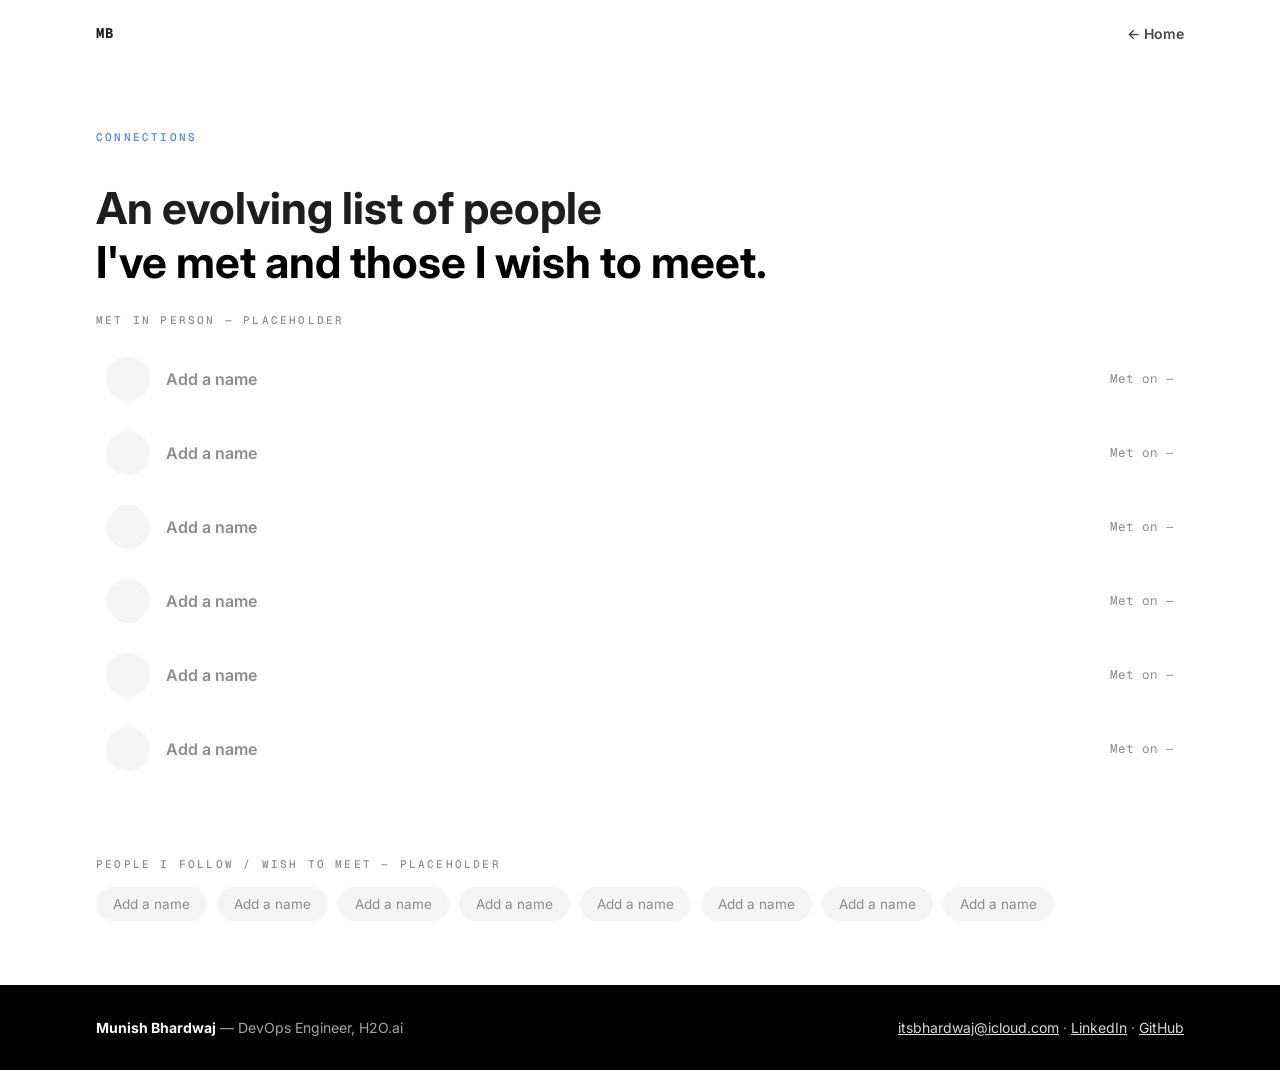
<file: connections.html>
<!DOCTYPE html>
<html lang="en">
<head>
<meta charset="utf-8">
<meta name="viewport" content="width=device-width, initial-scale=1">
<meta name="robots" content="noindex, nofollow">
<title>Connections — Munish Bhardwaj</title>
<link rel="preconnect" href="https://fonts.googleapis.com">
<link rel="preconnect" href="https://fonts.gstatic.com" crossorigin>
<link href="https://fonts.googleapis.com/css2?family=Inter:wght@400;500;600;700;800&family=Geist+Mono:wght@400;500&display=swap" rel="stylesheet">
<style>
:root{
  --navy:#1E1E1E; --navy-lift:#2A2A2A; --navy-deep:#000000;
  --lime:#5182EF; --lime-deep:#3D68D8; --sky:#000000; --mint:#000000;
  --signal:#5182EF; --signal-ink:#5182EF;
  --paper:#FFFFFF; --card:#FFFFFF; --ink:#1E1E1E;
  --grey:#4A4A4A; --grey-soft:#8C8C8C; --line:#F5F5F5; --line-dark:#333333;
  --maxw:1140px;
}
*{box-sizing:border-box}
html{scroll-behavior:smooth}
@media (prefers-reduced-motion:reduce){*{transition:none!important;animation:none!important}}
body{margin:0;background:var(--paper);color:var(--ink);
  font-family:'Inter',-apple-system,BlinkMacSystemFont,'Segoe UI',sans-serif}
.wrap{max-width:var(--maxw);margin:0 auto;padding:0 26px}
section{padding:64px 0}
:focus-visible{outline:3px solid #5182EF;outline-offset:3px;border-radius:4px}
.subnav{display:flex;align-items:center;justify-content:space-between;padding:24px 0}
.sublogo{font-family:'Geist Mono',monospace;font-weight:700;color:var(--ink);text-decoration:none;font-size:14px;letter-spacing:.05em}
.subback{color:var(--grey);text-decoration:none;font-size:14px;font-weight:600}
.subback:hover{color:var(--ink)}
.eyebrow{font-family:'Geist Mono',monospace;font-size:11px;font-weight:500;letter-spacing:.2em;
  text-transform:uppercase;color:var(--signal-ink);margin:0 0 16px}
.eyebrow.ph{color:var(--grey-soft)}
.sec-title{font-size:clamp(30px,4.4vw,44px);margin-bottom:16px}
.grad{background:linear-gradient(96deg,var(--sky),var(--mint));
  -webkit-background-clip:text;background-clip:text;color:transparent;display:block}
.sec-lede{color:var(--grey);max-width:66ch;font-size:17px;margin:0 0 40px}
.met-list{display:flex;flex-direction:column;gap:2px;margin-bottom:8px}
.met-row{display:flex;align-items:center;gap:16px;padding:14px 10px;border-radius:12px}
.met-row:hover{background:#F5F5F5}
.met-avatar{width:44px;height:44px;border-radius:50%;border:1.5px dashed var(--line);
  background:#F5F5F5;flex-shrink:0}
.met-name{flex:1;font-weight:600;color:var(--grey-soft)}
.met-date{font-family:'Geist Mono',monospace;font-size:12.5px;color:var(--grey-soft)}
.follow-list{display:flex;flex-wrap:wrap;gap:10px}
.follow-pill{border:1.5px dashed var(--line);background:#F5F5F5;color:var(--grey-soft);
  border-radius:999px;padding:8px 16px;font-size:13.5px}
footer{background:var(--navy-deep);color:#A6A6A6;padding:34px 0;font-size:14px}
footer a{color:#D9D9D9}
.foot{display:flex;flex-wrap:wrap;gap:10px 26px;align-items:center;justify-content:space-between}
@media (max-width:640px){section{padding:44px 0}}
</style>
</head>
<body>
<div class="wrap">
  <div class="subnav">
    <a href="index.html" class="sublogo">MB</a>
    <a href="index.html" class="subback">← Home</a>
  </div>
</div>

<section>
  <div class="wrap">
    <p class="eyebrow">Connections</p>
    <h2 class="sec-title">An evolving list of people<span class="grad">I've met and those I wish to meet.</span></h2>

    <p class="eyebrow ph" style="margin-top:24px">Met in person — placeholder</p>
    <!-- Replace the placeholder rows below with the real people you've met -->
    <div class="met-list">
      <div class="met-row"><div class="met-avatar"></div><div class="met-name">Add a name</div><div class="met-date">Met on —</div></div>
      <div class="met-row"><div class="met-avatar"></div><div class="met-name">Add a name</div><div class="met-date">Met on —</div></div>
      <div class="met-row"><div class="met-avatar"></div><div class="met-name">Add a name</div><div class="met-date">Met on —</div></div>
      <div class="met-row"><div class="met-avatar"></div><div class="met-name">Add a name</div><div class="met-date">Met on —</div></div>
      <div class="met-row"><div class="met-avatar"></div><div class="met-name">Add a name</div><div class="met-date">Met on —</div></div>
      <div class="met-row"><div class="met-avatar"></div><div class="met-name">Add a name</div><div class="met-date">Met on —</div></div>
    </div>
  </div>
</section>

<section style="padding-top:0">
  <div class="wrap">
    <p class="eyebrow ph">People I follow / wish to meet — placeholder</p>
    <!-- Replace the placeholder pills below with real names -->
    <div class="follow-list">
      <span class="follow-pill">Add a name</span>
      <span class="follow-pill">Add a name</span>
      <span class="follow-pill">Add a name</span>
      <span class="follow-pill">Add a name</span>
      <span class="follow-pill">Add a name</span>
      <span class="follow-pill">Add a name</span>
      <span class="follow-pill">Add a name</span>
      <span class="follow-pill">Add a name</span>
    </div>
  </div>
</section>

<footer>
  <div class="wrap foot">
    <div><b style="color:#fff">Munish Bhardwaj</b> — DevOps Engineer, H2O.ai</div>
    <div>
      <a href="mailto:itsbhardwaj@icloud.com">itsbhardwaj@icloud.com</a> ·
      <a href="https://www.linkedin.com/in/itsmunishbhardwaj" target="_blank" rel="noopener">LinkedIn</a> ·
      <a href="https://github.com/itsmunishbhardwaj" target="_blank" rel="noopener">GitHub</a>
    </div>
  </div>
</footer>
</body>
</html>
</file>
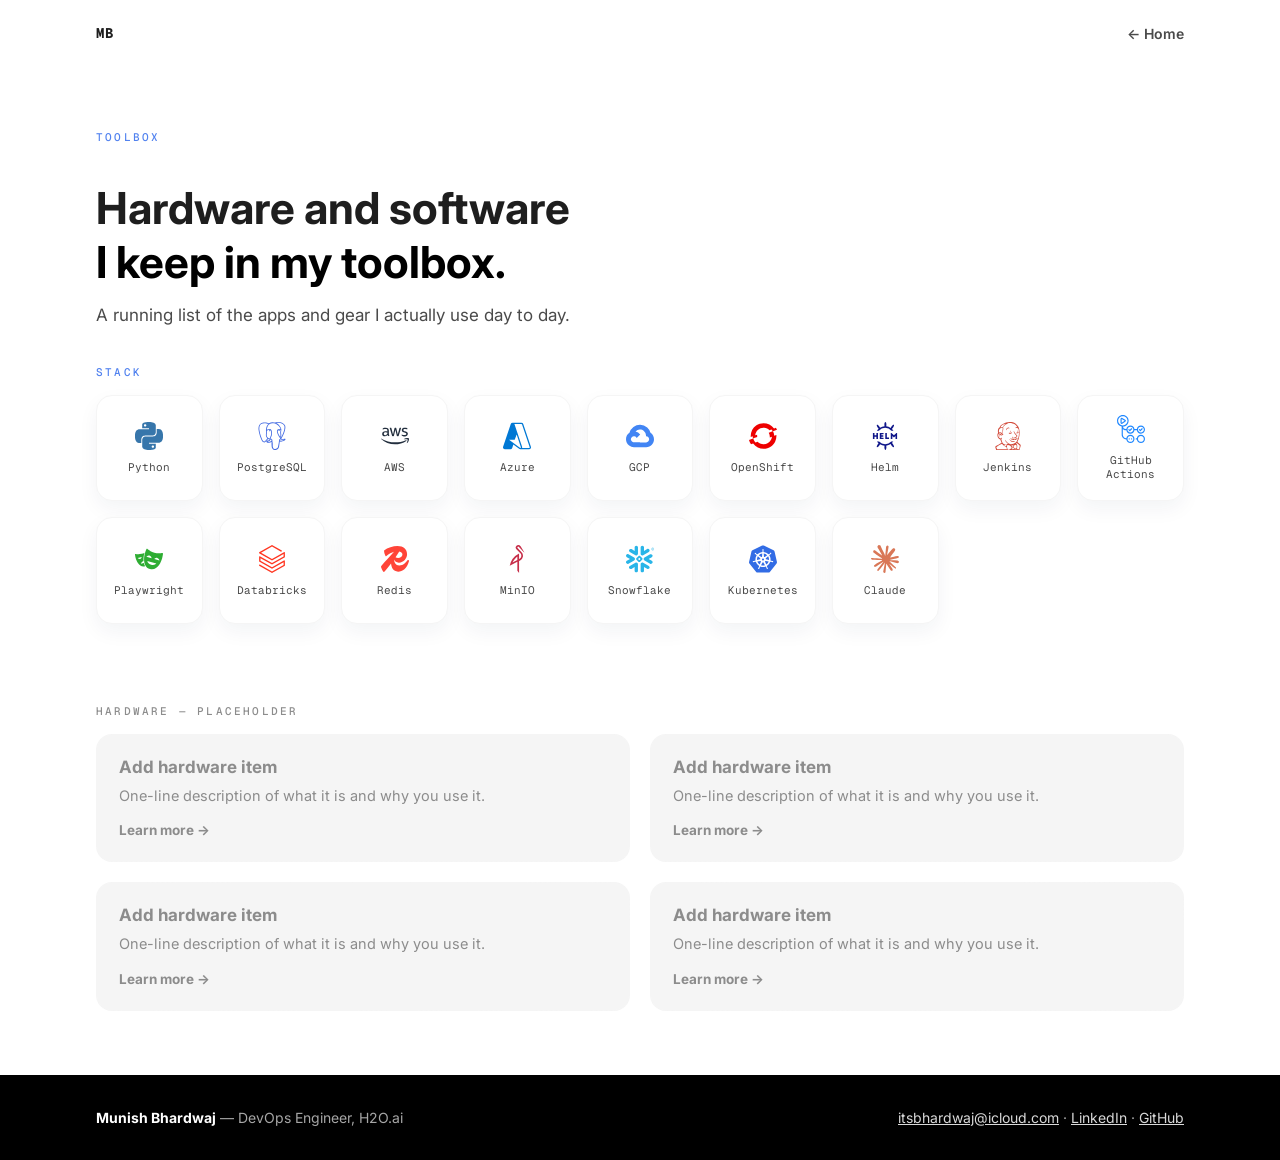
<file: toolbox.html>
<!DOCTYPE html>
<html lang="en">
<head>
<meta charset="utf-8">
<meta name="viewport" content="width=device-width, initial-scale=1">
<meta name="robots" content="noindex, nofollow">
<title>Toolbox — Munish Bhardwaj</title>
<link rel="preconnect" href="https://fonts.googleapis.com">
<link rel="preconnect" href="https://fonts.gstatic.com" crossorigin>
<link href="https://fonts.googleapis.com/css2?family=Inter:wght@400;500;600;700;800&family=Geist+Mono:wght@400;500&display=swap" rel="stylesheet">
<style>
:root{
  --navy:#1E1E1E; --navy-lift:#2A2A2A; --navy-deep:#000000;
  --lime:#5182EF; --lime-deep:#3D68D8; --sky:#000000; --mint:#000000;
  --signal:#5182EF; --signal-ink:#5182EF;
  --paper:#FFFFFF; --card:#FFFFFF; --ink:#1E1E1E;
  --grey:#4A4A4A; --grey-soft:#8C8C8C; --line:#F5F5F5; --line-dark:#333333;
  --maxw:1140px;
}
*{box-sizing:border-box}
html{scroll-behavior:smooth}
@media (prefers-reduced-motion:reduce){*{transition:none!important;animation:none!important}}
body{margin:0;background:var(--paper);color:var(--ink);
  font-family:'Inter',-apple-system,BlinkMacSystemFont,'Segoe UI',sans-serif}
.wrap{max-width:var(--maxw);margin:0 auto;padding:0 26px}
section{padding:64px 0}
:focus-visible{outline:3px solid #5182EF;outline-offset:3px;border-radius:4px}
.subnav{display:flex;align-items:center;justify-content:space-between;padding:24px 0}
.sublogo{font-family:'Geist Mono',monospace;font-weight:700;color:var(--ink);text-decoration:none;font-size:14px;letter-spacing:.05em}
.subback{color:var(--grey);text-decoration:none;font-size:14px;font-weight:600}
.subback:hover{color:var(--ink)}
.eyebrow{font-family:'Geist Mono',monospace;font-size:11px;font-weight:500;letter-spacing:.2em;
  text-transform:uppercase;color:var(--signal-ink);margin:0 0 16px}
.eyebrow.ph{color:var(--grey-soft)}
.sec-title{font-size:clamp(30px,4.4vw,44px);margin-bottom:16px}
.grad{background:linear-gradient(96deg,var(--sky),var(--mint));
  -webkit-background-clip:text;background-clip:text;color:transparent;display:block}
.sec-lede{color:var(--grey);max-width:66ch;font-size:17px;margin:0 0 40px}
.tiles{display:grid;grid-template-columns:repeat(auto-fill,minmax(96px,1fr));gap:16px;margin-bottom:16px}
.tile{aspect-ratio:1;border-radius:16px;border:1px solid var(--line);background:var(--card);
  box-shadow:0 8px 20px rgba(13,30,69,.05);
  display:flex;flex-direction:column;align-items:center;justify-content:center;gap:10px;
  font-family:'Geist Mono',monospace;font-size:11px;color:var(--grey);text-align:center;padding:8px;
  transition:transform .18s ease,box-shadow .18s ease}
.tile:hover{transform:translateY(-3px);box-shadow:0 14px 30px rgba(13,30,69,.1)}
.tile svg{width:28px;height:28px}
.cards{display:grid;grid-template-columns:1fr 1fr;gap:20px}
.hcard{border:1.5px dashed var(--line);border-radius:16px;background:#F5F5F5;padding:22px}
.hcard h3{margin:0 0 8px;font-size:17px;color:var(--grey-soft)}
.hcard p{margin:0 0 12px;font-size:14.5px;color:var(--grey-soft);line-height:1.55}
.hcard .ph-link{font-size:13.5px;font-weight:700;color:var(--grey-soft)}
footer{background:var(--navy-deep);color:#A6A6A6;padding:34px 0;font-size:14px}
footer a{color:#D9D9D9}
.foot{display:flex;flex-wrap:wrap;gap:10px 26px;align-items:center;justify-content:space-between}
@media (max-width:640px){
  section{padding:44px 0}
  .cards{grid-template-columns:1fr}
}
</style>
</head>
<body>
<div class="wrap">
  <div class="subnav">
    <a href="index.html" class="sublogo">MB</a>
    <a href="index.html" class="subback">← Home</a>
  </div>
</div>

<section>
  <div class="wrap">
    <p class="eyebrow">Toolbox</p>
    <h2 class="sec-title">Hardware and software<span class="grad">I keep in my toolbox.</span></h2>
    <p class="sec-lede">A running list of the apps and gear I actually use day to day.</p>

    <p class="eyebrow">Stack</p>
    <div class="tiles">
      <div class="tile"><svg viewBox="0 0 24 24" style="fill:#3776AB"><path d="M14.25.18l.9.2.73.26.59.3.45.32.34.34.25.34.16.33.1.3.04.26.02.2-.01.13V8.5l-.05.63-.13.55-.21.46-.26.38-.3.31-.33.25-.35.19-.35.14-.33.1-.3.07-.26.04-.21.02H8.77l-.69.05-.59.14-.5.22-.41.27-.33.32-.27.35-.2.36-.15.37-.1.35-.07.32-.04.27-.02.21v3.06H3.17l-.21-.03-.28-.07-.32-.12-.35-.18-.36-.26-.36-.36-.35-.46-.32-.59-.28-.73-.21-.88-.14-1.05-.05-1.23.06-1.22.16-1.04.24-.87.32-.71.36-.57.4-.44.42-.33.42-.24.4-.16.36-.1.32-.05.24-.01h.16l.06.01h8.16v-.83H6.18l-.01-2.75-.02-.37.05-.34.11-.31.17-.28.25-.26.31-.23.38-.2.44-.18.51-.15.58-.12.64-.1.71-.06.77-.04.84-.02 1.27.05zm-6.3 1.98l-.23.33-.08.41.08.41.23.34.33.22.41.09.41-.09.33-.22.23-.34.08-.41-.08-.41-.23-.33-.33-.22-.41-.09-.41.09zm13.09 3.95l.28.06.32.12.35.18.36.27.36.35.35.47.32.59.28.73.21.88.14 1.04.05 1.23-.06 1.23-.16 1.04-.24.86-.32.71-.36.57-.4.45-.42.33-.42.24-.4.16-.36.09-.32.05-.24.02-.16-.01h-8.22v.82h5.84l.01 2.76.02.36-.05.34-.11.31-.17.29-.25.25-.31.24-.38.2-.44.17-.51.15-.58.13-.64.09-.71.07-.77.04-.84.01-1.27-.04-1.07-.14-.9-.2-.73-.25-.59-.3-.45-.33-.34-.34-.25-.34-.16-.33-.1-.3-.04-.25-.02-.2.01-.13v-5.34l.05-.64.13-.54.21-.46.26-.38.3-.32.33-.24.35-.2.35-.14.33-.1.3-.06.26-.04.21-.02.13-.01h5.84l.69-.05.59-.14.5-.21.41-.28.33-.32.27-.35.2-.36.15-.36.1-.35.07-.32.04-.28.02-.21V6.07h2.09l.14.01zm-6.47 14.25l-.23.33-.08.41.08.41.23.33.33.23.41.08.41-.08.33-.23.23-.33.08-.41-.08-.41-.23-.33-.33-.23-.41-.08-.41.08z"/></svg><span>Python</span></div>
      <div class="tile"><svg viewBox="0 0 24 24" style="fill:#4169E1"><path d="M23.5594 14.7228a.5269.5269 0 0 0-.0563-.1191c-.139-.2632-.4768-.3418-1.0074-.2321-1.6533.3411-2.2935.1312-2.5256-.0191 1.342-2.0482 2.445-4.522 3.0411-6.8297.2714-1.0507.7982-3.5237.1222-4.7316a1.5641 1.5641 0 0 0-.1509-.235C21.6931.9086 19.8007.0248 17.5099.0005c-1.4947-.0158-2.7705.3461-3.1161.4794a9.449 9.449 0 0 0-.5159-.0816 8.044 8.044 0 0 0-1.3114-.1278c-1.1822-.0184-2.2038.2642-3.0498.8406-.8573-.3211-4.7888-1.645-7.2219.0788C.9359 2.1526.3086 3.8733.4302 6.3043c.0409.818.5069 3.334 1.2423 5.7436.4598 1.5065.9387 2.7019 1.4334 3.582.553.9942 1.1259 1.5933 1.7143 1.7895.4474.1491 1.1327.1441 1.8581-.7279.8012-.9635 1.5903-1.8258 1.9446-2.2069.4351.2355.9064.3625 1.39.3772a.0569.0569 0 0 0 .0004.0041 11.0312 11.0312 0 0 0-.2472.3054c-.3389.4302-.4094.5197-1.5002.7443-.3102.064-1.1344.2339-1.1464.8115-.0025.1224.0329.2309.0919.3268.2269.4231.9216.6097 1.015.6331 1.3345.3335 2.5044.092 3.3714-.6787-.017 2.231.0775 4.4174.3454 5.0874.2212.5529.7618 1.9045 2.4692 1.9043.2505 0 .5263-.0291.8296-.0941 1.7819-.3821 2.5557-1.1696 2.855-2.9059.1503-.8707.4016-2.8753.5388-4.1012.0169-.0703.0357-.1207.057-.1362.0007-.0005.0697-.0471.4272.0307a.3673.3673 0 0 0 .0443.0068l.2539.0223.0149.001c.8468.0384 1.9114-.1426 2.5312-.4308.6438-.2988 1.8057-1.0323 1.5951-1.6698zM2.371 11.8765c-.7435-2.4358-1.1779-4.8851-1.2123-5.5719-.1086-2.1714.4171-3.6829 1.5623-4.4927 1.8367-1.2986 4.8398-.5408 6.108-.13-.0032.0032-.0066.0061-.0098.0094-2.0238 2.044-1.9758 5.536-1.9708 5.7495-.0002.0823.0066.1989.0162.3593.0348.5873.0996 1.6804-.0735 2.9184-.1609 1.1504.1937 2.2764.9728 3.0892.0806.0841.1648.1631.2518.2374-.3468.3714-1.1004 1.1926-1.9025 2.1576-.5677.6825-.9597.5517-1.0886.5087-.3919-.1307-.813-.5871-1.2381-1.3223-.4796-.839-.9635-2.0317-1.4155-3.5126zm6.0072 5.0871c-.1711-.0428-.3271-.1132-.4322-.1772.0889-.0394.2374-.0902.4833-.1409 1.2833-.2641 1.4815-.4506 1.9143-1.0002.0992-.126.2116-.2687.3673-.4426a.3549.3549 0 0 0 .0737-.1298c.1708-.1513.2724-.1099.4369-.0417.156.0646.3078.26.3695.4752.0291.1016.0619.2945-.0452.4444-.9043 1.2658-2.2216 1.2494-3.1676 1.0128zm2.094-3.988-.0525.141c-.133.3566-.2567.6881-.3334 1.003-.6674-.0021-1.3168-.2872-1.8105-.8024-.6279-.6551-.9131-1.5664-.7825-2.5004.1828-1.3079.1153-2.4468.079-3.0586-.005-.0857-.0095-.1607-.0122-.2199.2957-.2621 1.6659-.9962 2.6429-.7724.4459.1022.7176.4057.8305.928.5846 2.7038.0774 3.8307-.3302 4.7363-.084.1866-.1633.3629-.2311.5454zm7.3637 4.5725c-.0169.1768-.0358.376-.0618.5959l-.146.4383a.3547.3547 0 0 0-.0182.1077c-.0059.4747-.054.6489-.115.8693-.0634.2292-.1353.4891-.1794 1.0575-.11 1.4143-.8782 2.2267-2.4172 2.5565-1.5155.3251-1.7843-.4968-2.0212-1.2217a6.5824 6.5824 0 0 0-.0769-.2266c-.2154-.5858-.1911-1.4119-.1574-2.5551.0165-.5612-.0249-1.9013-.3302-2.6462.0044-.2932.0106-.5909.019-.8918a.3529.3529 0 0 0-.0153-.1126 1.4927 1.4927 0 0 0-.0439-.208c-.1226-.4283-.4213-.7866-.7797-.9351-.1424-.059-.4038-.1672-.7178-.0869.067-.276.1831-.5875.309-.9249l.0529-.142c.0595-.16.134-.3257.213-.5012.4265-.9476 1.0106-2.2453.3766-5.1772-.2374-1.0981-1.0304-1.6343-2.2324-1.5098-.7207.0746-1.3799.3654-1.7088.5321a5.6716 5.6716 0 0 0-.1958.1041c.0918-1.1064.4386-3.1741 1.7357-4.4823a4.0306 4.0306 0 0 1 .3033-.276.3532.3532 0 0 0 .1447-.0644c.7524-.5706 1.6945-.8506 2.802-.8325.4091.0067.8017.0339 1.1742.081 1.939.3544 3.2439 1.4468 4.0359 2.3827.8143.9623 1.2552 1.9315 1.4312 2.4543-1.3232-.1346-2.2234.1268-2.6797.779-.9926 1.4189.543 4.1729 1.2811 5.4964.1353.2426.2522.4522.2889.5413.2403.5825.5515.9713.7787 1.2552.0696.087.1372.1714.1885.245-.4008.1155-1.1208.3825-1.0552 1.717-.0123.1563-.0423.4469-.0834.8148-.0461.2077-.0702.4603-.0994.7662zm.8905-1.6211c-.0405-.8316.2691-.9185.5967-1.0105a2.8566 2.8566 0 0 0 .135-.0406 1.202 1.202 0 0 0 .1342.103c.5703.3765 1.5823.4213 3.0068.1344-.2016.1769-.5189.3994-.9533.6011-.4098.1903-1.0957.333-1.7473.3636-.7197.0336-1.0859-.0807-1.1721-.151zm.5695-9.2712c-.0059.3508-.0542.6692-.1054 1.0017-.055.3576-.112.7274-.1264 1.1762-.0142.4368.0404.8909.0932 1.3301.1066.887.216 1.8003-.2075 2.7014a3.5272 3.5272 0 0 1-.1876-.3856c-.0527-.1276-.1669-.3326-.3251-.6162-.6156-1.1041-2.0574-3.6896-1.3193-4.7446.3795-.5427 1.3408-.5661 2.1781-.463zm.2284 7.0137a12.3762 12.3762 0 0 0-.0853-.1074l-.0355-.0444c.7262-1.1995.5842-2.3862.4578-3.4385-.0519-.4318-.1009-.8396-.0885-1.2226.0129-.4061.0666-.7543.1185-1.0911.0639-.415.1288-.8443.1109-1.3505.0134-.0531.0188-.1158.0118-.1902-.0457-.4855-.5999-1.938-1.7294-3.253-.6076-.7073-1.4896-1.4972-2.6889-2.0395.5251-.1066 1.2328-.2035 2.0244-.1859 2.0515.0456 3.6746.8135 4.8242 2.2824a.908.908 0 0 1 .0667.1002c.7231 1.3556-.2762 6.2751-2.9867 10.5405zm-8.8166-6.1162c-.025.1794-.3089.4225-.6211.4225a.5821.5821 0 0 1-.0809-.0056c-.1873-.026-.3765-.144-.5059-.3156-.0458-.0605-.1203-.178-.1055-.2844.0055-.0401.0261-.0985.0925-.1488.1182-.0894.3518-.1226.6096-.0867.3163.0441.6426.1938.6113.4186zm7.9305-.4114c.0111.0792-.049.201-.1531.3102-.0683.0717-.212.1961-.4079.2232a.5456.5456 0 0 1-.075.0052c-.2935 0-.5414-.2344-.5607-.3717-.024-.1765.2641-.3106.5611-.352.297-.0414.6111.0088.6356.1851z"/></svg><span>PostgreSQL</span></div>
      <div class="tile"><svg viewBox="0 0 24 24" style="fill:#232F3E"><path d="M6.763 10.036c0 .296.032.535.088.71.064.176.144.368.256.576.04.063.056.127.056.183 0 .08-.048.16-.152.24l-.503.335a.383.383 0 0 1-.208.072c-.08 0-.16-.04-.239-.112a2.47 2.47 0 0 1-.287-.375 6.18 6.18 0 0 1-.248-.471c-.622.734-1.405 1.101-2.347 1.101-.67 0-1.205-.191-1.596-.574-.391-.384-.59-.894-.59-1.533 0-.678.239-1.23.726-1.644.487-.415 1.133-.623 1.955-.623.272 0 .551.024.846.064.296.04.6.104.918.176v-.583c0-.607-.127-1.03-.375-1.277-.255-.248-.686-.367-1.3-.367-.28 0-.568.031-.863.103-.295.072-.583.16-.862.272a2.287 2.287 0 0 1-.28.104.488.488 0 0 1-.127.023c-.112 0-.168-.08-.168-.247v-.391c0-.128.016-.224.056-.28a.597.597 0 0 1 .224-.167c.279-.144.614-.264 1.005-.36a4.84 4.84 0 0 1 1.246-.151c.95 0 1.644.216 2.091.647.439.43.662 1.085.662 1.963v2.586zm-3.24 1.214c.263 0 .534-.048.822-.144.287-.096.543-.271.758-.51.128-.152.224-.32.272-.512.047-.191.08-.423.08-.694v-.335a6.66 6.66 0 0 0-.735-.136 6.02 6.02 0 0 0-.75-.048c-.535 0-.926.104-1.19.32-.263.215-.39.518-.39.917 0 .375.095.655.295.846.191.2.47.296.838.296zm6.41.862c-.144 0-.24-.024-.304-.08-.064-.048-.12-.16-.168-.311L7.586 5.55a1.398 1.398 0 0 1-.072-.32c0-.128.064-.2.191-.2h.783c.151 0 .255.025.31.08.065.048.113.16.16.312l1.342 5.284 1.245-5.284c.04-.16.088-.264.151-.312a.549.549 0 0 1 .32-.08h.638c.152 0 .256.025.32.08.063.048.12.16.151.312l1.261 5.348 1.381-5.348c.048-.16.104-.264.16-.312a.52.52 0 0 1 .311-.08h.743c.127 0 .2.065.2.2 0 .04-.009.08-.017.128a1.137 1.137 0 0 1-.056.2l-1.923 6.17c-.048.16-.104.263-.168.311a.51.51 0 0 1-.303.08h-.687c-.151 0-.255-.024-.32-.08-.063-.056-.119-.16-.15-.32l-1.238-5.148-1.23 5.14c-.04.16-.087.264-.15.32-.065.056-.177.08-.32.08zm10.256.215c-.415 0-.83-.048-1.229-.143-.399-.096-.71-.2-.918-.32-.128-.071-.215-.151-.247-.223a.563.563 0 0 1-.048-.224v-.407c0-.167.064-.247.183-.247.048 0 .096.008.144.024.048.016.12.048.2.08.271.12.566.215.878.279.319.064.63.096.95.096.502 0 .894-.088 1.165-.264a.86.86 0 0 0 .415-.758.777.777 0 0 0-.215-.559c-.144-.151-.416-.287-.807-.415l-1.157-.36c-.583-.183-1.014-.454-1.277-.813a1.902 1.902 0 0 1-.4-1.158c0-.335.073-.63.216-.886.144-.255.335-.479.575-.654.24-.184.51-.32.83-.415.32-.096.655-.136 1.006-.136.175 0 .359.008.535.032.183.024.35.056.518.088.16.04.312.08.455.127.144.048.256.096.336.144a.69.69 0 0 1 .24.2.43.43 0 0 1 .071.263v.375c0 .168-.064.256-.184.256a.83.83 0 0 1-.303-.096 3.652 3.652 0 0 0-1.532-.311c-.455 0-.815.071-1.062.223-.248.152-.375.383-.375.71 0 .224.08.416.24.567.159.152.454.304.877.44l1.134.358c.574.184.99.44 1.237.767.247.327.367.702.367 1.117 0 .343-.072.655-.207.926-.144.272-.336.511-.583.703-.248.2-.543.343-.886.447-.36.111-.734.167-1.142.167zM21.698 16.207c-2.626 1.94-6.442 2.969-9.722 2.969-4.598 0-8.74-1.7-11.87-4.526-.247-.223-.024-.527.272-.351 3.384 1.963 7.559 3.153 11.877 3.153 2.914 0 6.114-.607 9.06-1.852.439-.2.814.287.383.607zM22.792 14.961c-.336-.43-2.22-.207-3.074-.103-.255.032-.295-.192-.063-.36 1.5-1.053 3.967-.75 4.254-.399.287.36-.08 2.826-1.485 4.007-.215.184-.423.088-.327-.151.32-.79 1.03-2.57.695-2.994z"/></svg><span>AWS</span></div>
      <div class="tile"><svg viewBox="0 0 24 24" style="fill:#0078D4"><path d="M22.379 23.343a1.62 1.62 0 0 0 1.536-2.14v.002L17.35 1.76A1.62 1.62 0 0 0 15.816.657H8.184A1.62 1.62 0 0 0 6.65 1.76L.086 21.204a1.62 1.62 0 0 0 1.536 2.139h4.741a1.62 1.62 0 0 0 1.535-1.103l.977-2.892 4.947 3.675c.28.208.618.32.966.32m-3.084-12.531 3.624 10.739a.54.54 0 0 1-.51.713v-.001h-.03a.54.54 0 0 1-.322-.106l-9.287-6.9h4.853m6.313 7.006c.116-.326.13-.694.007-1.058L9.79 1.76a1.722 1.722 0 0 0-.007-.02h6.034a.54.54 0 0 1 .512.366l6.562 19.445a.54.54 0 0 1-.338.684"/></svg><span>Azure</span></div>
      <div class="tile"><svg viewBox="0 0 24 24" style="fill:#4285F4"><path d="M12.19 2.38a9.344 9.344 0 0 0-9.234 6.893c.053-.02-.055.013 0 0-3.875 2.551-3.922 8.11-.247 10.941l.006-.007-.007.03a6.717 6.717 0 0 0 4.077 1.356h5.173l.03.03h5.192c6.687.053 9.376-8.605 3.835-12.35a9.365 9.365 0 0 0-2.821-4.552l-.043.043.006-.05A9.344 9.344 0 0 0 12.19 2.38zm-.358 4.146c1.244-.04 2.518.368 3.486 1.15a5.186 5.186 0 0 1 1.862 4.078v.518c3.53-.07 3.53 5.262 0 5.193h-5.193l-.008.009v-.04H6.785a2.59 2.59 0 0 1-1.067-.23h.001a2.597 2.597 0 1 1 3.437-3.437l3.013-3.012A6.747 6.747 0 0 0 8.11 8.24c.018-.01.04-.026.054-.023a5.186 5.186 0 0 1 3.67-1.69z"/></svg><span>GCP</span></div>
      <div class="tile"><svg viewBox="0 0 24 24" style="fill:#EE0000"><path d="M21.665,11.812c-0.11-1.377-0.476-2.724-1.08-3.966L24,6.599c-0.268-0.556-0.585-1.092-0.943-1.595 l-1.601,0.583c-3.534-4.95-10.412-6.098-15.363-2.565c-3.144,2.244-4.883,5.972-4.582,9.823l1.604-0.584 c0.051,0.615,0.153,1.224,0.305,1.822L0,15.335c0.338,1.339,0.922,2.604,1.721,3.731l1.812-0.659 c3.526,4.95,10.398,6.106,15.349,2.58c1.555-1.107,2.796-2.6,3.599-4.332c0.802-1.715,1.144-3.61,0.991-5.497L21.665,11.812z M16.925,9.177c0.687,1.227,0.998,2.629,0.895,4.032l1.809-0.657c-0.063,0.856-0.282,1.694-0.646,2.471 c-1.67,3.584-5.928,5.138-9.514,3.472c-0.782-0.365-1.491-0.87-2.092-1.49l-1.813,0.66c-0.979-1.01-1.64-2.285-1.903-3.667 l3.426-1.242c-0.121-0.624-0.159-1.262-0.111-1.896H6.97l-1.604,0.583c0.294-3.932,3.72-6.881,7.652-6.587 c0.868,0.065,1.716,0.288,2.504,0.658V5.508c0.778,0.364,1.483,0.867,2.082,1.483l1.599-0.582c0.002,0.002,0.004,0.003,0.006,0.005 c0.441,0.454,0.82,0.965,1.128,1.518L16.925,9.177z"/></svg><span>OpenShift</span></div>
      <div class="tile"><svg viewBox="0 0 24 24" style="fill:#0F1689"><path d="M12.337 0c-.475 0-.861 1.016-.861 2.269 0 .527.069 1.011.183 1.396a8.514 8.514 0 0 0-3.961 1.22 5.229 5.229 0 0 0-.595-1.093c-.606-.866-1.34-1.436-1.79-1.43a.381.381 0 0 0-.217.066c-.39.273-.123 1.326.596 2.353.267.381.559.705.84.948a8.683 8.683 0 0 0-1.528 1.716h1.734a7.179 7.179 0 0 1 5.381-2.421 7.18 7.18 0 0 1 5.382 2.42h1.733a8.687 8.687 0 0 0-1.32-1.53c.35-.249.735-.643 1.078-1.133.719-1.027.986-2.08.596-2.353a.382.382 0 0 0-.217-.065c-.45-.007-1.184.563-1.79 1.43a4.897 4.897 0 0 0-.676 1.325 8.52 8.52 0 0 0-3.899-1.42c.12-.39.193-.887.193-1.429 0-1.253-.386-2.269-.862-2.269zM1.624 9.443v5.162h1.358v-1.968h1.64v1.968h1.357V9.443H4.62v1.838H2.98V9.443zm5.912 0v5.162h3.21v-1.108H8.893v-.95h1.64v-1.142h-1.64v-.84h1.853V9.443zm4.698 0v5.162h3.218v-1.362h-1.86v-3.8zm4.706 0v5.162h1.364v-2.643l1.357 1.225 1.35-1.232v2.65h1.365V9.443h-.614l-2.1 1.914-2.109-1.914zm-11.82 7.28a8.688 8.688 0 0 0 1.412 1.548 5.206 5.206 0 0 0-.841.948c-.719 1.027-.985 2.08-.596 2.353.39.273 1.289-.338 2.007-1.364a5.23 5.23 0 0 0 .595-1.092 8.514 8.514 0 0 0 3.961 1.219 5.01 5.01 0 0 0-.183 1.396c0 1.253.386 2.269.861 2.269.476 0 .862-1.016.862-2.269 0-.542-.072-1.04-.193-1.43a8.52 8.52 0 0 0 3.9-1.42c.121.4.352.865.675 1.327.719 1.026 1.617 1.637 2.007 1.364.39-.273.123-1.326-.596-2.353-.343-.49-.727-.885-1.077-1.135a8.69 8.69 0 0 0 1.202-1.36h-1.771a7.174 7.174 0 0 1-5.227 2.252 7.174 7.174 0 0 1-5.226-2.252z"/></svg><span>Helm</span></div>
      <div class="tile"><svg viewBox="0 0 24 24" style="fill:#D24939"><path d="M2.872 24h-.975a3.866 3.866 0 01-.07-.197c-.215-.666-.594-1.49-.692-2.154-.146-.984.78-1.039 1.374-1.465.915-.66 1.635-1.025 2.627-1.62.295-.179 1.182-.624 1.281-.829.201-.408-.345-.982-.49-1.3-.225-.507-.345-.937-.376-1.435-.824-.13-1.455-.627-1.844-1.185-.63-.925-1.066-2.635-.525-3.936.045-.103.254-.305.285-.463.06-.308-.105-.72-.12-1.048-.06-1.692.284-3.15 1.425-3.66.463-1.84 2.113-2.453 3.673-3.367.58-.342 1.224-.562 1.89-.807 2.372-.877 6.027-.712 7.994.783.836.633 2.176 1.97 2.656 2.939 1.262 2.555 1.17 6.825.287 9.934-.12.421-.29 1.032-.533 1.533-.168.35-.689 1.05-.625 1.36.064.314 1.19 1.17 1.432 1.395.434.422 1.26.975 1.324 1.5.07.557-.248 1.336-.41 1.875-.217.721-.436 1.441-.654 2.131H2.87zm11.104-3.54c-.545-.3-1.361-.622-2.065-.757-.87-.164-.78 1.188-.75 1.994.03.643.36 1.316.51 1.744.076.197.09.41.256.449.3.068 1.29-.326 1.575-.479.6-.328 1.064-.844 1.574-1.189.016-.17.016-.34.03-.508a2.648 2.648 0 00-1.095-.277c.314-.15.75-.15 1.035-.332l.016-.193c-.496-.03-.69-.254-1.021-.436zm7.454 2.935a17.78 17.78 0 00.465-1.752c.06-.287.215-.918.178-1.176-.059-.459-.684-.799-1.004-1.086-.584-.525-.95-.975-1.56-1.469-.249.375-.78.615-.983.914 1.447-.689 1.71 2.625 1.141 3.69.09.329.391.45.514.735l-.086.166h1.29c.013 0 .03 0 .044.014zm-6.634-.012c-.05-.074-.1-.135-.15-.209l-.301.195h.45zm2.77 0c.008-.209.018-.404.03-.598-.53.029-.825-.48-1.196-.527-.324-.045-.6.361-1.02.195-.095.105-.183.227-.284.316.154.18.295.375.424.584h.815c.014-.164.135-.285.3-.285.165 0 .284.121.284.27h.66zm2.116 0c-.314-.479-.947-.898-1.68-.555l-.03.541h1.71zm-8.51 0l-.104-.344c-.225-.72-.36-1.26-.405-1.68-.914-.436-1.875-.87-2.654-1.426-.15-.105-1.109-1.35-1.23-1.305-1.739.676-3.359 1.86-4.814 2.984.256.557.48 1.141.69 1.74h8.505zm8.265-2.113c-.029-.512-.164-1.56-.48-1.74-.66-.39-1.846.78-2.34.943.045.15.135.271.15.48.285-.074.645-.029.898.092-.299.03-.629.03-.824.164-.074.195.016.48-.029.764.69.197 1.5.303 2.385.332.164-.227.225-.645.211-1.082zm-4.08-.36c-.044.375.046.51.12.943 1.26.391 1.034-1.74-.135-.959zM8.76 19.5c-.45.457 1.27 1.082 1.814 1.115 0-.29.165-.564.135-.77-.65-.118-1.502-.042-1.945-.347zm5.565.215c0 .043-.061.03-.068.064.58.451 1.014.545 1.802.51.354-.262.67-.563 1.043-.807-.855.074-1.931.607-2.774.23zm3.42-17.726c-1.606-.906-4.35-1.591-6.076-.731-1.38.692-3.27 1.84-3.899 3.292.6 1.402-.166 2.686-.226 4.109-.018.757.36 1.42.391 2.242-.2.338-.825.38-1.26.356-.146-.729-.4-1.549-1.155-1.63-1.064-.116-1.845.764-1.89 1.683-.06 1.08.833 2.864 2.085 2.745.488-.046.608-.54 1.139-.54.285.57-.445.75-.523 1.154-.016.105.06.511.104.705.233.944.744 2.16 1.245 2.88.635.9 1.884 1.051 3.229 1.141.24-.525 1.125-.48 1.706-.346-.691-.27-1.336-.945-1.875-1.529-.615-.676-1.23-1.41-1.261-2.28 1.155 1.604 2.1 3 4.2 3.704 1.59.525 3.45-.254 4.664-1.109.51-.359.811-.93 1.17-1.439 1.35-1.936 1.98-4.71 1.846-7.394-.06-1.111-.06-2.221-.436-2.955-.389-.781-1.695-1.471-2.475-.781-.15-.764.63-1.23 1.545-.96-.66-.854-1.336-1.858-2.266-2.384zM13.58 14.896c.615 1.544 2.724 1.363 4.505 1.323-.084.194-.256.435-.465.515-.57.232-2.145.408-2.937-.012-.506-.27-.824-.873-1.102-1.227-.137-.172-.795-.608-.012-.609zm.164-.87c.893.464 2.52.517 3.731.48.066.267.066.593.068.913-1.55.08-3.386-.304-3.794-1.395h-.005zm6.675-.586c-.473.9-1.145 1.897-2.539 1.928-.023-.284-.045-.735 0-.904 1.064-.103 1.727-.646 2.543-1.017zm-.649-.667c-1.02.66-2.154 1.375-3.824 1.21-.351-.31-.485-1-.14-1.458.181.313.06.885.57.97.944.165 2.038-.579 2.73-.84.42-.713-.046-.976-.42-1.433-.782-.93-1.83-2.1-1.802-3.51.314-.224.346.346.391.45.404.96 1.424 2.175 2.174 3 .18.21.48.39.51.524.092.39-.254.854-.209 1.11zm-13.439-.675c-.314-.184-.393-.99-.768-1.01-.535-.03-.438 1.05-.436 1.68-.37-.33-.435-1.365-.164-1.89-.308-.15-.445.164-.618.284.22-1.59 2.34-.734 1.99.96zM4.713 5.995c-.685.756-.54 2.174-.459 3.188 1.244-.785 2.898.06 2.883 1.394.595-.016.223-.744.115-1.215-.353-1.528.592-3.187.041-4.59-1.064.084-1.939.52-2.578 1.215zm9.12 1.113c.307.562.404 1.148.84 1.57.195.19.574.424.387.95-.045.121-.365.391-.551.45-.674.195-2.254.03-1.721-.81.563.015 1.314.36 1.732-.045-.314-.524-.885-1.53-.674-2.13zm6.198-.013h.068c.33.668.6 1.375 1.004 1.965-.27.628-2.053 1.19-2.023.057.39-.17 1.05-.035 1.395-.25-.193-.556-.48-1.006-.434-1.771zm-6.927-1.617c-1.422-.33-2.131.592-2.56 1.553-.384-.094-.231-.615-.135-.883.255-.701 1.28-1.633 2.119-1.506.359.057.848.386.576.834zM9.642 1.593c-1.56.44-3.56 1.574-4.2 2.974.495-.07.84-.321 1.33-.351.186-.016.428.074.641.015.424-.104.78-1.065 1.102-1.41.31-.345.685-.496.94-.81.167-.09.409-.074.42-.33-.073-.075-.15-.135-.232-.105v.017z"/></svg><span>Jenkins</span></div>
      <div class="tile"><svg viewBox="0 0 24 24" style="fill:#2088FF"><path d="M10.984 13.836a.5.5 0 0 1-.353-.146l-.745-.743a.5.5 0 1 1 .706-.708l.392.391 1.181-1.18a.5.5 0 0 1 .708.707l-1.535 1.533a.504.504 0 0 1-.354.146zm9.353-.147l1.534-1.532a.5.5 0 0 0-.707-.707l-1.181 1.18-.392-.391a.5.5 0 1 0-.706.708l.746.743a.497.497 0 0 0 .706-.001zM4.527 7.452l2.557-1.585A1 1 0 0 0 7.09 4.17L4.533 2.56A1 1 0 0 0 3 3.406v3.196a1.001 1.001 0 0 0 1.527.85zm2.03-2.436L4 6.602V3.406l2.557 1.61zM24 12.5c0 1.93-1.57 3.5-3.5 3.5a3.503 3.503 0 0 1-3.46-3h-2.08a3.503 3.503 0 0 1-3.46 3 3.502 3.502 0 0 1-3.46-3h-.558c-.972 0-1.85-.399-2.482-1.042V17c0 1.654 1.346 3 3 3h.04c.244-1.693 1.7-3 3.46-3 1.93 0 3.5 1.57 3.5 3.5S13.43 24 11.5 24a3.502 3.502 0 0 1-3.46-3H8c-2.206 0-4-1.794-4-4V9.899A5.008 5.008 0 0 1 0 5c0-2.757 2.243-5 5-5s5 2.243 5 5a5.005 5.005 0 0 1-4.952 4.998A2.482 2.482 0 0 0 7.482 12h.558c.244-1.693 1.7-3 3.46-3a3.502 3.502 0 0 1 3.46 3h2.08a3.503 3.503 0 0 1 3.46-3c1.93 0 3.5 1.57 3.5 3.5zm-15 8c0 1.378 1.122 2.5 2.5 2.5s2.5-1.122 2.5-2.5-1.122-2.5-2.5-2.5S9 19.122 9 20.5zM5 9c2.206 0 4-1.794 4-4S7.206 1 5 1 1 2.794 1 5s1.794 4 4 4zm9 3.5c0-1.378-1.122-2.5-2.5-2.5S9 11.122 9 12.5s1.122 2.5 2.5 2.5 2.5-1.122 2.5-2.5zm9 0c0-1.378-1.122-2.5-2.5-2.5S18 11.122 18 12.5s1.122 2.5 2.5 2.5 2.5-1.122 2.5-2.5zm-13 8a.5.5 0 1 0 1 0 .5.5 0 0 0-1 0zm2 0a.5.5 0 1 0 1 0 .5.5 0 0 0-1 0zm12 0c0 1.93-1.57 3.5-3.5 3.5a3.503 3.503 0 0 1-3.46-3.002c-.007.001-.013.005-.021.005l-.506.017h-.017a.5.5 0 0 1-.016-.999l.506-.017c.018-.002.035.006.052.007A3.503 3.503 0 0 1 20.5 17c1.93 0 3.5 1.57 3.5 3.5zm-1 0c0-1.378-1.122-2.5-2.5-2.5S18 19.122 18 20.5s1.122 2.5 2.5 2.5 2.5-1.122 2.5-2.5z"/></svg><span>GitHub Actions</span></div>
      <div class="tile"><svg viewBox="0 0 24 24" style="fill:#2EAD33"><path d="M23.996 7.462c-.056.837-.257 2.135-.716 3.85-.995 3.715-4.27 10.874-10.42 9.227-6.15-1.65-5.407-9.487-4.412-13.201.46-1.716.934-2.94 1.305-3.694.42-.853.846-.289 1.815.523.684.573 2.41 1.791 5.011 2.488 2.601.697 4.706.506 5.583.352 1.245-.219 1.897-.494 1.834.455Zm-9.807 3.863s-.127-1.819-1.773-2.286c-1.644-.467-2.613 1.04-2.613 1.04Zm4.058 4.539-7.769-2.172s.446 2.306 3.338 3.153c2.862.836 4.43-.98 4.43-.981Zm2.701-2.51s-.13-1.818-1.773-2.286c-1.644-.469-2.612 1.038-2.612 1.038ZM8.57 18.23c-4.749 1.279-7.261-4.224-8.021-7.08C.197 9.831.044 8.832.003 8.188c-.047-.73.455-.52 1.415-.354.677.118 2.3.261 4.308-.28a11.28 11.28 0 0 0 2.41-.956c-.058.197-.114.4-.17.61-.433 1.618-.827 4.055-.632 6.426-1.976.732-2.267 2.423-2.267 2.423l2.524-.715c.227 1.002.6 1.987 1.15 2.838a5.914 5.914 0 0 1-.171.049Zm-4.188-6.298c1.265-.333 1.363-1.631 1.363-1.631l-3.374.888s.745 1.076 2.01.743Z"/></svg><span>Playwright</span></div>
      <div class="tile"><svg viewBox="0 0 24 24" style="fill:#FF3621"><path d="M.95 14.184L12 20.403l9.919-5.55v2.21L12 22.662l-10.484-5.96-.565.308v.77L12 24l11.05-6.218v-4.317l-.515-.309L12 19.118l-9.867-5.653v-2.21L12 16.805l11.05-6.218V6.32l-.515-.308L12 11.974 2.647 6.681 12 1.388l7.76 4.368.668-.411v-.566L12 0 .95 6.27v.72L12 13.207l9.919-5.55v2.26L12 15.52 1.516 9.56l-.565.308Z"/></svg><span>Databricks</span></div>
      <div class="tile"><svg viewBox="0 0 24 24" style="fill:#FF4438"><path d="M22.71 13.145c-1.66 2.092-3.452 4.483-7.038 4.483-3.203 0-4.397-2.825-4.48-5.12.701 1.484 2.073 2.685 4.214 2.63 4.117-.133 6.94-3.852 6.94-7.239 0-4.05-3.022-6.972-8.268-6.972-3.752 0-8.4 1.428-11.455 3.685C2.59 6.937 3.885 9.958 4.35 9.626c2.648-1.904 4.748-3.13 6.784-3.744C8.12 9.244.886 17.05 0 18.425c.1 1.261 1.66 4.648 2.424 4.648.232 0 .431-.133.664-.365a100.49 100.49 0 0 0 5.54-6.765c.222 3.104 1.748 6.898 6.014 6.898 3.819 0 7.604-2.756 9.33-8.965.2-.764-.73-1.361-1.261-.73zm-4.349-5.013c0 1.959-1.926 2.922-3.685 2.922-.941 0-1.664-.247-2.235-.568 1.051-1.592 2.092-3.225 3.21-4.973 1.972.334 2.71 1.43 2.71 2.619z"/></svg><span>Redis</span></div>
      <div class="tile"><svg viewBox="0 0 24 24" style="fill:#C72E49"><path d="M13.2072.006c-.6216-.0478-1.2.1943-1.6211.582a2.15 2.15 0 0 0-.0938 3.0352l3.4082 3.5507a3.042 3.042 0 0 1-.664 4.6875l-.463.2383V7.2853a15.4198 15.4198 0 0 0-8.0174 10.4862v.0176l6.5487-3.3281v7.621L13.7794 24V13.6817l.8965-.4629a4.4432 4.4432 0 0 0 1.2207-7.0292l-3.371-3.5254a.7489.7489 0 0 1 .037-1.0547.7522.7522 0 0 1 1.0567.0371l.4668.4863-.006.0059 4.0704 4.2441a.0566.0566 0 0 0 .082 0 .06.06 0 0 0 0-.0703l-3.1406-5.1425-.1484.1425.1484-.1445C14.4945.3926 13.8287.0538 13.2072.006Zm-.9024 9.8652v2.9941l-4.1523 2.1484a13.9787 13.9787 0 0 1 2.7676-3.9277 14.1784 14.1784 0 0 1 1.3847-1.2148z"/></svg><span>MinIO</span></div>
      <div class="tile"><svg viewBox="0 0 24 24" style="fill:#29B5E8"><path d="M24 3.459c0 .646-.418 1.18-1.141 1.18-.723 0-1.142-.534-1.142-1.18 0-.647.419-1.18 1.142-1.18.723 0 1.141.533 1.141 1.18zm-.228 0c0-.533-.38-.951-.913-.951s-.913.38-.913.95c0 .533.38.952.913.952.57 0 .913-.419.913-.951zm-1.37-.533h.495c.266 0 .456.152.456.38 0 .153-.076.229-.19.305l.19.266v.038h-.266l-.19-.266h-.229v.266h-.266zm.495.228h-.229v.267h.229c.114 0 .152-.038.152-.114.038-.077-.038-.153-.152-.153zM7.602 12.4c.038-.151.076-.304.076-.456 0-.114-.038-.228-.038-.342-.114-.343-.304-.647-.646-.838l-4.87-2.777c-.685-.38-1.56-.152-1.94.533-.381.685-.153 1.56.532 1.94l2.701 1.56-2.701 1.56c-.685.38-.913 1.256-.533 1.94.38.685 1.256.914 1.94.533l4.832-2.777c.343-.267.571-.533.647-.876zm1.332 2.626c-.266-.038-.57.038-.837.19l-4.832 2.777c-.685.38-.913 1.256-.532 1.94.38.686 1.255.914 1.94.533l2.701-1.56v3.12c0 .8.647 1.408 1.446 1.408.799 0 1.407-.647 1.407-1.408v-5.592c0-.761-.57-1.37-1.293-1.408zm4.946-6.088c.266.038.57-.038.837-.19l4.832-2.777c.685-.38.913-1.256.532-1.94-.38-.686-1.255-.914-1.94-.533l-2.701 1.56V1.975c0-.799-.647-1.408-1.446-1.408-.799 0-1.446.609-1.446 1.408V7.53c0 .76.609 1.37 1.332 1.407zM3.265 5.97l4.832 2.777c.266.152.533.19.837.19.723-.038 1.331-.684 1.331-1.407V1.975c0-.799-.646-1.408-1.407-1.408-.799 0-1.446.647-1.446 1.408v3.12l-2.701-1.56c-.685-.38-1.56-.152-1.94.533-.419.646-.19 1.521.494 1.902zm9.093 6.011a.412.412 0 00-.114-.266l-.57-.571a.346.346 0 00-.267-.114.412.412 0 00-.266.114l-.571.57a.411.411 0 00-.114.267c0 .076.038.19.114.267l.57.57a.345.345 0 00.267.114c.076 0 .19-.038.266-.114l.571-.57a.412.412 0 00.114-.267zm1.598.533L11.94 14.53c-.039.038-.153.114-.229.114h-.608a.411.411 0 01-.267-.114L8.82 12.514a.408.408 0 01-.076-.229v-.608c0-.076.038-.19.114-.267l2.016-2.016a.41.41 0 01.267-.114h.608a.41.41 0 01.267.114l2.016 2.016a.347.347 0 01.114.267v.608c-.076.077-.114.19-.19.229zm5.593 5.44l-4.832-2.777c-.266-.152-.57-.19-.837-.152-.723.038-1.332.684-1.332 1.408v5.554c0 .8.647 1.408 1.408 1.408.799 0 1.446-.647 1.446-1.408v-3.12l2.7 1.56c.686.38 1.561.152 1.941-.533.419-.646.19-1.521-.494-1.94zm2.549-7.533l-2.701 1.56 2.7 1.56c.686.38.914 1.256.533 1.94-.38.685-1.255.913-1.94.533l-4.832-2.778a1.644 1.644 0 01-.647-.798c-.037-.153-.076-.305-.076-.457 0-.114.039-.228.039-.342.114-.343.342-.647.646-.837l4.832-2.778c.685-.38 1.56-.152 1.94.533.457.609.19 1.484-.494 1.864"/></svg><span>Snowflake</span></div>
      <div class="tile"><svg viewBox="0 0 24 24" style="fill:#326CE5"><path d="M10.204 14.35l.007.01-.999 2.413a5.171 5.171 0 0 1-2.075-2.597l2.578-.437.004.005a.44.44 0 0 1 .484.606zm-.833-2.129a.44.44 0 0 0 .173-.756l.002-.011L7.585 9.7a5.143 5.143 0 0 0-.73 3.255l2.514-.725.002-.009zm1.145-1.98a.44.44 0 0 0 .699-.337l.01-.005.15-2.62a5.144 5.144 0 0 0-3.01 1.442l2.147 1.523.004-.002zm.76 2.75l.723.349.722-.347.18-.78-.5-.623h-.804l-.5.623.179.779zm1.5-3.095a.44.44 0 0 0 .7.336l.008.003 2.134-1.513a5.188 5.188 0 0 0-2.992-1.442l.148 2.615.002.001zm10.876 5.97l-5.773 7.181a1.6 1.6 0 0 1-1.248.594l-9.261.003a1.6 1.6 0 0 1-1.247-.596l-5.776-7.18a1.583 1.583 0 0 1-.307-1.34L2.1 5.573c.108-.47.425-.864.863-1.073L11.305.513a1.606 1.606 0 0 1 1.385 0l8.345 3.985c.438.209.755.604.863 1.073l2.062 8.955c.108.47-.005.963-.308 1.34zm-3.289-2.057c-.042-.01-.103-.026-.145-.034-.174-.033-.315-.025-.479-.038-.35-.037-.638-.067-.895-.148-.105-.04-.18-.165-.216-.216l-.201-.059a6.45 6.45 0 0 0-.105-2.332 6.465 6.465 0 0 0-.936-2.163c.052-.047.15-.133.177-.159.008-.09.001-.183.094-.282.197-.185.444-.338.743-.522.142-.084.273-.137.415-.242.032-.024.076-.062.11-.089.24-.191.295-.52.123-.736-.172-.216-.506-.236-.745-.045-.034.027-.08.062-.111.088-.134.116-.217.23-.33.35-.246.25-.45.458-.673.609-.097.056-.239.037-.303.033l-.19.135a6.545 6.545 0 0 0-4.146-2.003l-.012-.223c-.065-.062-.143-.115-.163-.25-.022-.268.015-.557.057-.905.023-.163.061-.298.068-.475.001-.04-.001-.099-.001-.142 0-.306-.224-.555-.5-.555-.275 0-.499.249-.499.555l.001.014c0 .041-.002.092 0 .128.006.177.044.312.067.475.042.348.078.637.056.906a.545.545 0 0 1-.162.258l-.012.211a6.424 6.424 0 0 0-4.166 2.003 8.373 8.373 0 0 1-.18-.128c-.09.012-.18.04-.297-.029-.223-.15-.427-.358-.673-.608-.113-.12-.195-.234-.329-.349-.03-.026-.077-.062-.111-.088a.594.594 0 0 0-.348-.132.481.481 0 0 0-.398.176c-.172.216-.117.546.123.737l.007.005.104.083c.142.105.272.159.414.242.299.185.546.338.743.522.076.082.09.226.1.288l.16.143a6.462 6.462 0 0 0-1.02 4.506l-.208.06c-.055.072-.133.184-.215.217-.257.081-.546.11-.895.147-.164.014-.305.006-.48.039-.037.007-.09.02-.133.03l-.004.002-.007.002c-.295.071-.484.342-.423.608.061.267.349.429.645.365l.007-.001.01-.003.129-.029c.17-.046.294-.113.448-.172.33-.118.604-.217.87-.256.112-.009.23.069.288.101l.217-.037a6.5 6.5 0 0 0 2.88 3.596l-.09.218c.033.084.069.199.044.282-.097.252-.263.517-.452.813-.091.136-.185.242-.268.399-.02.037-.045.095-.064.134-.128.275-.034.591.213.71.248.12.556-.007.69-.282v-.002c.02-.039.046-.09.062-.127.07-.162.094-.301.144-.458.132-.332.205-.68.387-.897.05-.06.13-.082.215-.105l.113-.205a6.453 6.453 0 0 0 4.609.012l.106.192c.086.028.18.042.256.155.136.232.229.507.342.84.05.156.074.295.145.457.016.037.043.09.062.129.133.276.442.402.69.282.247-.118.341-.435.213-.71-.02-.039-.045-.096-.065-.134-.083-.156-.177-.261-.268-.398-.19-.296-.346-.541-.443-.793-.04-.13.007-.21.038-.294-.018-.022-.059-.144-.083-.202a6.499 6.499 0 0 0 2.88-3.622c.064.01.176.03.213.038.075-.05.144-.114.28-.104.266.039.54.138.87.256.154.06.277.128.448.173.036.01.088.019.13.028l.009.003.007.001c.297.064.584-.098.645-.365.06-.266-.128-.537-.423-.608zM16.4 9.701l-1.95 1.746v.005a.44.44 0 0 0 .173.757l.003.01 2.526.728a5.199 5.199 0 0 0-.108-1.674A5.208 5.208 0 0 0 16.4 9.7zm-4.013 5.325a.437.437 0 0 0-.404-.232.44.44 0 0 0-.372.233h-.002l-1.268 2.292a5.164 5.164 0 0 0 3.326.003l-1.27-2.296h-.01zm1.888-1.293a.44.44 0 0 0-.27.036.44.44 0 0 0-.214.572l-.003.004 1.01 2.438a5.15 5.15 0 0 0 2.081-2.615l-2.6-.44-.004.005z"/></svg><span>Kubernetes</span></div>
      <div class="tile"><svg viewBox="0 0 24 24" style="fill:#D97757"><path d="m4.7144 15.9555 4.7174-2.6471.079-.2307-.079-.1275h-.2307l-.7893-.0486-2.6956-.0729-2.3375-.0971-2.2646-.1214-.5707-.1215-.5343-.7042.0546-.3522.4797-.3218.686.0608 1.5179.1032 2.2767.1578 1.6514.0972 2.4468.255h.3886l.0546-.1579-.1336-.0971-.1032-.0972L6.973 9.8356l-2.55-1.6879-1.3356-.9714-.7225-.4918-.3643-.4614-.1578-1.0078.6557-.7225.8803.0607.2246.0607.8925.686 1.9064 1.4754 2.4893 1.8336.3643.3035.1457-.1032.0182-.0728-.164-.2733-1.3539-2.4467-1.445-2.4893-.6435-1.032-.17-.6194c-.0607-.255-.1032-.4674-.1032-.7285L6.287.1335 6.6997 0l.9957.1336.419.3642.6192 1.4147 1.0018 2.2282 1.5543 3.0296.4553.8985.2429.8318.091.255h.1579v-.1457l.1275-1.706.2368-2.0947.2307-2.6957.0789-.7589.3764-.9107.7468-.4918.5828.2793.4797.686-.0668.4433-.2853 1.8517-.5586 2.9021-.3643 1.9429h.2125l.2429-.2429.9835-1.3053 1.6514-2.0643.7286-.8196.85-.9046.5464-.4311h1.0321l.759 1.1293-.34 1.1657-1.0625 1.3478-.8804 1.1414-1.2628 1.7-.7893 1.36.0729.1093.1882-.0183 2.8535-.607 1.5421-.2794 1.8396-.3157.8318.3886.091.3946-.3278.8075-1.967.4857-2.3072.4614-3.4364.8136-.0425.0304.0486.0607 1.5482.1457.6618.0364h1.621l3.0175.2247.7892.522.4736.6376-.079.4857-1.2142.6193-1.6393-.3886-3.825-.9107-1.3113-.3279h-.1822v.1093l1.0929 1.0686 2.0035 1.8092 2.5075 2.3314.1275.5768-.3218.4554-.34-.0486-2.2039-1.6575-.85-.7468-1.9246-1.621h-.1275v.17l.4432.6496 2.3436 3.5214.1214 1.0807-.17.3521-.6071.2125-.6679-.1214-1.3721-1.9246L14.38 17.959l-1.1414-1.9428-.1397.079-.674 7.2552-.3156.3703-.7286.2793-.6071-.4614-.3218-.7468.3218-1.4753.3886-1.9246.3157-1.53.2853-1.9004.17-.6314-.0121-.0425-.1397.0182-1.4328 1.9672-2.1796 2.9446-1.7243 1.8456-.4128.164-.7164-.3704.0667-.6618.4008-.5889 2.386-3.0357 1.4389-1.882.929-1.0868-.0062-.1579h-.0546l-6.3385 4.1164-1.1293.1457-.4857-.4554.0608-.7467.2307-.2429 1.9064-1.3114Z"/></svg><span>Claude</span></div>
    </div>
  </div>
</section>

<section style="padding-top:0">
  <div class="wrap">
    <p class="eyebrow ph">Hardware — placeholder</p>
    <!-- Replace the placeholder cards below with your real hardware -->
    <div class="cards">
      <div class="hcard">
        <h3>Add hardware item</h3>
        <p>One-line description of what it is and why you use it.</p>
        <span class="ph-link">Learn more →</span>
      </div>
      <div class="hcard">
        <h3>Add hardware item</h3>
        <p>One-line description of what it is and why you use it.</p>
        <span class="ph-link">Learn more →</span>
      </div>
      <div class="hcard">
        <h3>Add hardware item</h3>
        <p>One-line description of what it is and why you use it.</p>
        <span class="ph-link">Learn more →</span>
      </div>
      <div class="hcard">
        <h3>Add hardware item</h3>
        <p>One-line description of what it is and why you use it.</p>
        <span class="ph-link">Learn more →</span>
      </div>
    </div>
  </div>
</section>

<footer>
  <div class="wrap foot">
    <div><b style="color:#fff">Munish Bhardwaj</b> — DevOps Engineer, H2O.ai</div>
    <div>
      <a href="mailto:itsbhardwaj@icloud.com">itsbhardwaj@icloud.com</a> ·
      <a href="https://www.linkedin.com/in/itsmunishbhardwaj" target="_blank" rel="noopener">LinkedIn</a> ·
      <a href="https://github.com/itsmunishbhardwaj" target="_blank" rel="noopener">GitHub</a>
    </div>
  </div>
</footer>
</body>
</html>
</file>
<file: css/case-study.css>
@import url('https://api.fontshare.com/v2/css?f[]=clash-grotesk@700,600,500&display=swap');

*, *::before, *::after { box-sizing: border-box; margin: 0; padding: 0; }

:root {
  --blue: #194DC4;
  --red: #DA0D00;
  --black: #141413;
  --navy: #0D2040;
  --card-bg: #FAFAFA;
  --page-bg: #F0F0F0;
  --card-shadow: 10px 12px 12px rgba(0,0,0,0.27);
  --card-radius: 15px;
  --card-border: 2px solid var(--navy);
  --font-display: 'Clash Grotesk', sans-serif;
  --font-body: 'Inter', sans-serif;
}

html { scroll-behavior: smooth; }

body {
  font-family: var(--font-body);
  color: var(--black);
  background: var(--page-bg);
  overflow-x: hidden;
}

body::after {
  content: '';
  position: fixed;
  inset: 0;
  background-image: url("data:image/svg+xml,%3Csvg xmlns='http://www.w3.org/2000/svg' width='300' height='300'%3E%3Cfilter id='n'%3E%3CfeTurbulence type='fractalNoise' baseFrequency='0.75' numOctaves='4' stitchTiles='stitch'/%3E%3C/filter%3E%3Crect width='300' height='300' filter='url(%23n)' opacity='0.4'/%3E%3C/svg%3E");
  opacity: 0.035;
  pointer-events: none;
  z-index: 9999;
}

.cs-nav {
  padding: 24px 48px;
  display: flex;
  justify-content: space-between;
  align-items: center;
  background: var(--page-bg);
  border-bottom: 1px solid rgba(13,32,64,0.1);
  position: sticky;
  top: 0;
  z-index: 50;
}

.cs-nav-back {
  font-family: var(--font-display);
  font-weight: 700;
  font-size: 14px;
  color: var(--navy);
  text-decoration: none;
  display: flex;
  align-items: center;
  gap: 6px;
}

.cs-nav-back:hover { color: var(--blue); }

.cs-nav-logo {
  font-family: var(--font-display);
  font-weight: 700;
  font-size: 18px;
  color: var(--navy);
  text-decoration: none;
  letter-spacing: -0.02em;
}

/* CS Hero */
.cs-hero {
  max-width: 900px;
  margin: 0 auto;
  padding: 80px 48px 60px;
}

.cs-category {
  font-family: var(--font-body);
  font-size: 11px;
  font-weight: 600;
  letter-spacing: 0.1em;
  text-transform: uppercase;
  color: var(--red);
  display: block;
  margin-bottom: 16px;
}

.cs-title {
  font-family: var(--font-display);
  font-weight: 700;
  font-size: clamp(36px, 5vw, 64px);
  color: var(--navy);
  letter-spacing: -0.03em;
  line-height: 1.05;
  margin-bottom: 20px;
}

.cs-overview {
  font-size: 18px;
  line-height: 1.6;
  color: var(--black);
  opacity: 0.8;
  max-width: 640px;
  margin-bottom: 40px;
}

.cs-headline-stats {
  display: flex;
  gap: 32px;
  flex-wrap: wrap;
  padding-bottom: 40px;
  border-bottom: var(--card-border);
}

.cs-hstat { display: flex; flex-direction: column; }

.cs-hstat-num {
  font-family: var(--font-display);
  font-weight: 700;
  font-size: 36px;
  color: var(--blue);
  letter-spacing: -0.03em;
}

.cs-hstat-label {
  font-size: 13px;
  color: var(--black);
  opacity: 0.65;
}

/* Content wrapper */
.cs-content {
  max-width: 900px;
  margin: 0 auto;
  padding: 0 48px 80px;
  display: flex;
  flex-direction: column;
  gap: 60px;
}

/* Section block */
.cs-block {
  display: flex;
  flex-direction: column;
  gap: 20px;
}

.cs-block-label {
  font-family: var(--font-display);
  font-weight: 700;
  font-size: 11px;
  letter-spacing: 0.1em;
  text-transform: uppercase;
  color: var(--red);
}

.cs-block-title {
  font-family: var(--font-display);
  font-weight: 700;
  font-size: clamp(24px, 3vw, 36px);
  color: var(--navy);
  letter-spacing: -0.02em;
}

.cs-block-body {
  font-size: 16px;
  line-height: 1.7;
  color: var(--black);
  opacity: 0.85;
}

.cs-pullquote {
  font-style: italic;
  opacity: 0.65;
  font-size: 14px;
  border-left: 3px solid #DA0D00;
  padding-left: 16px;
}

/* Before/After table */
.cs-ba-table {
  display: grid;
  grid-template-columns: 1fr 1fr;
  gap: 0;
  border: var(--card-border);
  border-radius: var(--card-radius);
  overflow: hidden;
  box-shadow: var(--card-shadow);
}

.cs-ba-col { padding: 32px; }

.cs-ba-col:first-child {
  background: #fff0f0;
  border-right: var(--card-border);
}

.cs-ba-col:last-child { background: #f0fff4; }

.cs-ba-head {
  font-family: var(--font-display);
  font-weight: 700;
  font-size: 14px;
  letter-spacing: 0.02em;
  margin-bottom: 16px;
}

.cs-ba-col:first-child .cs-ba-head { color: var(--red); }
.cs-ba-col:last-child .cs-ba-head { color: #1a7a40; }

.cs-ba-col p {
  font-size: 14px;
  line-height: 1.6;
  color: var(--black);
  opacity: 0.8;
  margin-bottom: 10px;
}

/* Stats grid */
.cs-stats-grid {
  display: grid;
  grid-template-columns: repeat(auto-fit, minmax(160px, 1fr));
  gap: 2px;
  background: var(--navy);
  border: var(--card-border);
  border-radius: var(--card-radius);
  overflow: hidden;
  box-shadow: var(--card-shadow);
}

.cs-stat-cell {
  background: var(--card-bg);
  padding: 28px 24px;
  display: flex;
  flex-direction: column;
  gap: 6px;
}

.cs-stat-num {
  font-family: var(--font-display);
  font-weight: 700;
  font-size: 40px;
  color: var(--blue);
  letter-spacing: -0.04em;
  line-height: 1;
}

.cs-stat-label {
  font-size: 13px;
  color: var(--black);
  opacity: 0.7;
  line-height: 1.4;
}

/* Solution list */
.cs-solution-list {
  list-style: none;
  display: flex;
  flex-direction: column;
  gap: 16px;
}

.cs-solution-item {
  background: var(--card-bg);
  border: var(--card-border);
  border-radius: 10px;
  box-shadow: var(--card-shadow);
  padding: 20px 24px;
}

.cs-solution-item strong {
  font-family: var(--font-display);
  font-weight: 700;
  color: var(--navy);
}

.cs-solution-item em {
  color: var(--blue);
  font-style: italic;
}

/* Principle callout */
.cs-principle {
  background: var(--navy);
  color: #fff;
  border-radius: var(--card-radius);
  padding: 32px 40px;
  font-family: var(--font-display);
  font-weight: 700;
  font-size: clamp(18px, 2.5vw, 26px);
  letter-spacing: -0.02em;
  line-height: 1.35;
  box-shadow: var(--card-shadow);
}

.cs-principle em { color: rgba(255,255,255,0.6); font-style: normal; font-size: 0.85em; }

/* Key learnings */
.cs-learnings {
  display: flex;
  flex-direction: column;
  gap: 20px;
}

.cs-learning {
  background: var(--card-bg);
  border: var(--card-border);
  border-radius: var(--card-radius);
  box-shadow: var(--card-shadow);
  padding: 28px 32px;
  display: grid;
  grid-template-columns: auto 1fr;
  gap: 20px;
  align-items: start;
}

.cs-learning-num {
  font-family: var(--font-display);
  font-weight: 700;
  font-size: 36px;
  color: var(--blue);
  letter-spacing: -0.04em;
  line-height: 1;
}

.cs-learning-title {
  font-family: var(--font-display);
  font-weight: 700;
  font-size: 18px;
  color: var(--navy);
  letter-spacing: -0.02em;
  margin-bottom: 8px;
}

.cs-learning-body {
  font-size: 14px;
  line-height: 1.6;
  color: var(--black);
  opacity: 0.8;
}

.btn {
  display: inline-block;
  background: #194DC4;
  color: #fff;
  font-family: 'Clash Grotesk', sans-serif;
  font-weight: 700;
  font-size: 15px;
  padding: 10px 22px;
  border-radius: 100px;
  text-decoration: none;
  border: none;
  cursor: pointer;
  transition: opacity 0.15s;
}

.btn:hover { opacity: 0.85; }

/* Case study footer nav */
.cs-footer-nav {
  background: var(--navy);
  padding: 60px 48px;
  display: flex;
  justify-content: space-between;
  align-items: center;
  gap: 24px;
  flex-wrap: wrap;
}

.cs-footer-nav a {
  color: #fff;
  font-family: var(--font-display);
  font-weight: 700;
  font-size: 14px;
  text-decoration: none;
  opacity: 0.7;
  transition: opacity 0.15s;
}

.cs-footer-nav a:hover { opacity: 1; }

.cs-footer-nav .btn { opacity: 1; }

/* Responsive */
@media (max-width: 768px) {
  .cs-nav { padding: 16px 20px; }
  .cs-hero { padding: 60px 20px 40px; }
  .cs-content { padding: 0 20px 60px; }
  .cs-ba-table { grid-template-columns: 1fr; }
  .cs-ba-col:first-child { border-right: none; border-bottom: var(--card-border); }
  .cs-footer-nav { padding: 40px 20px; }
}
</file>
